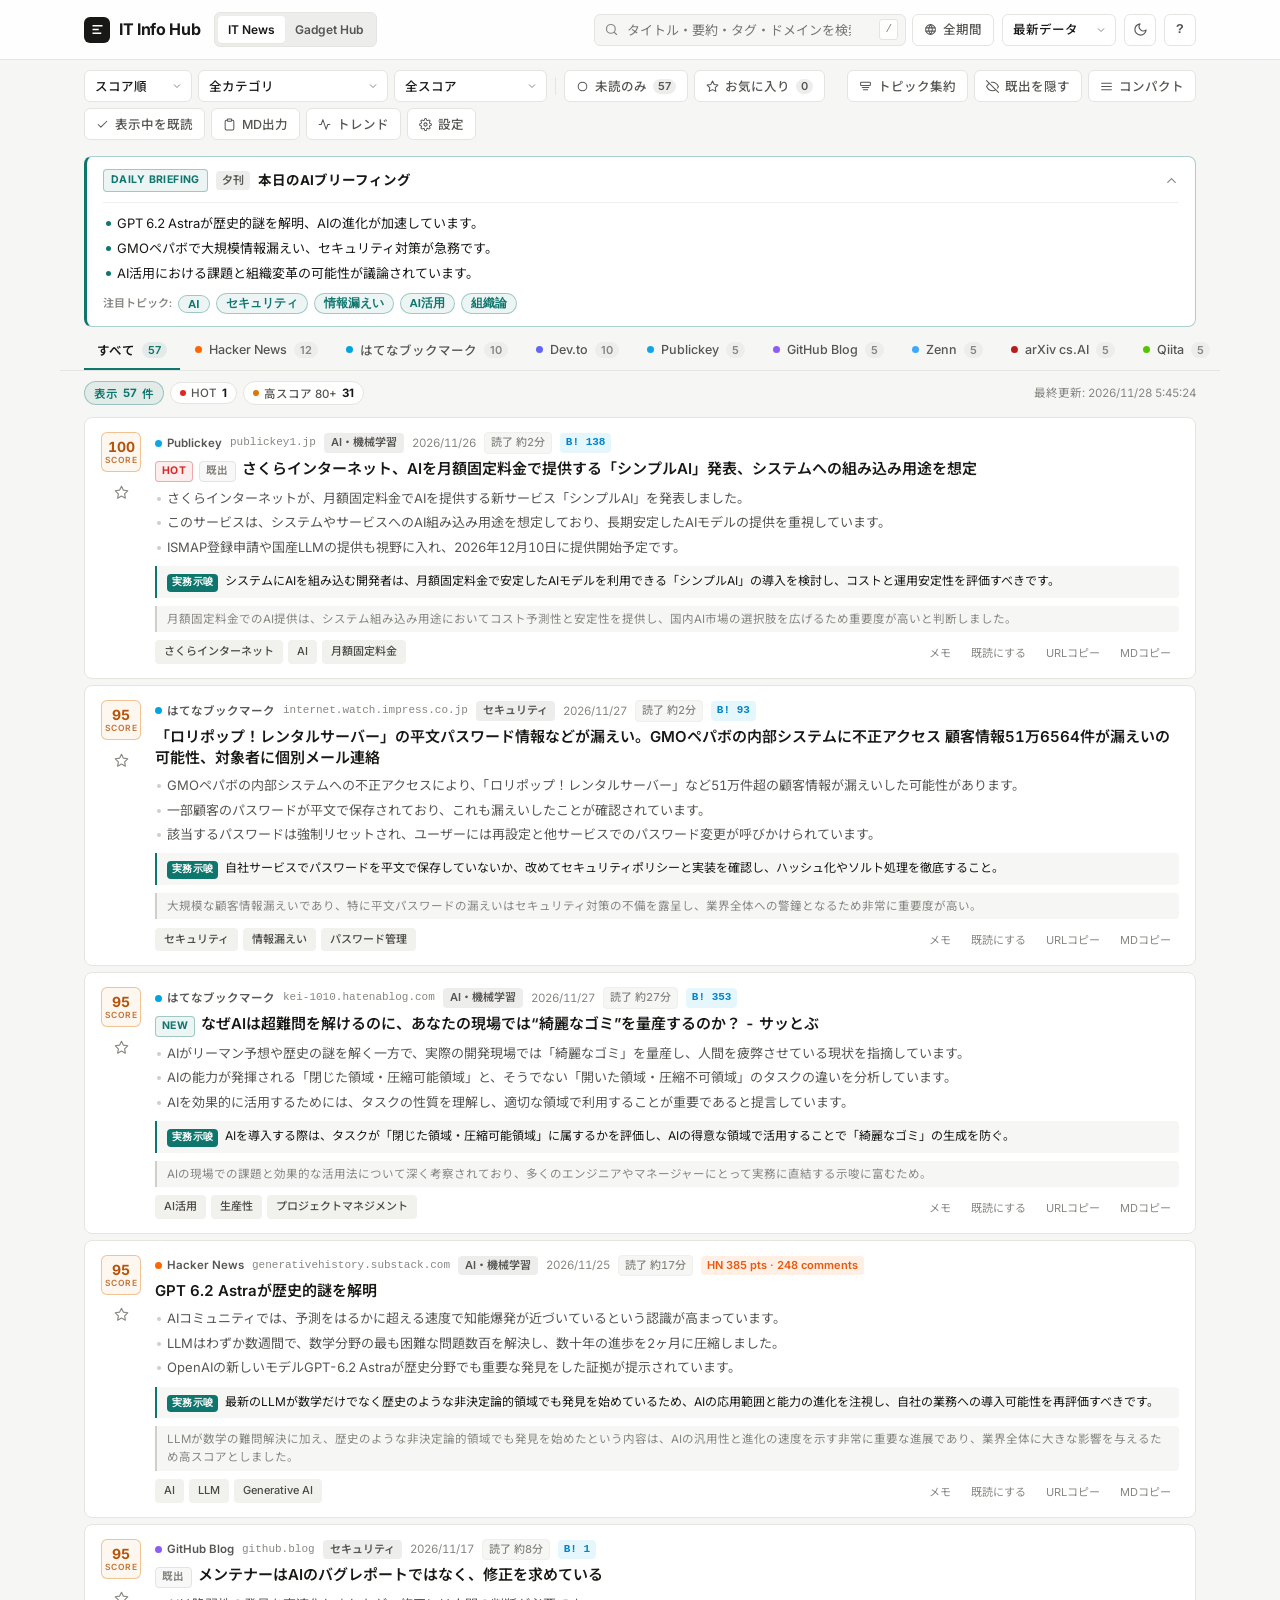
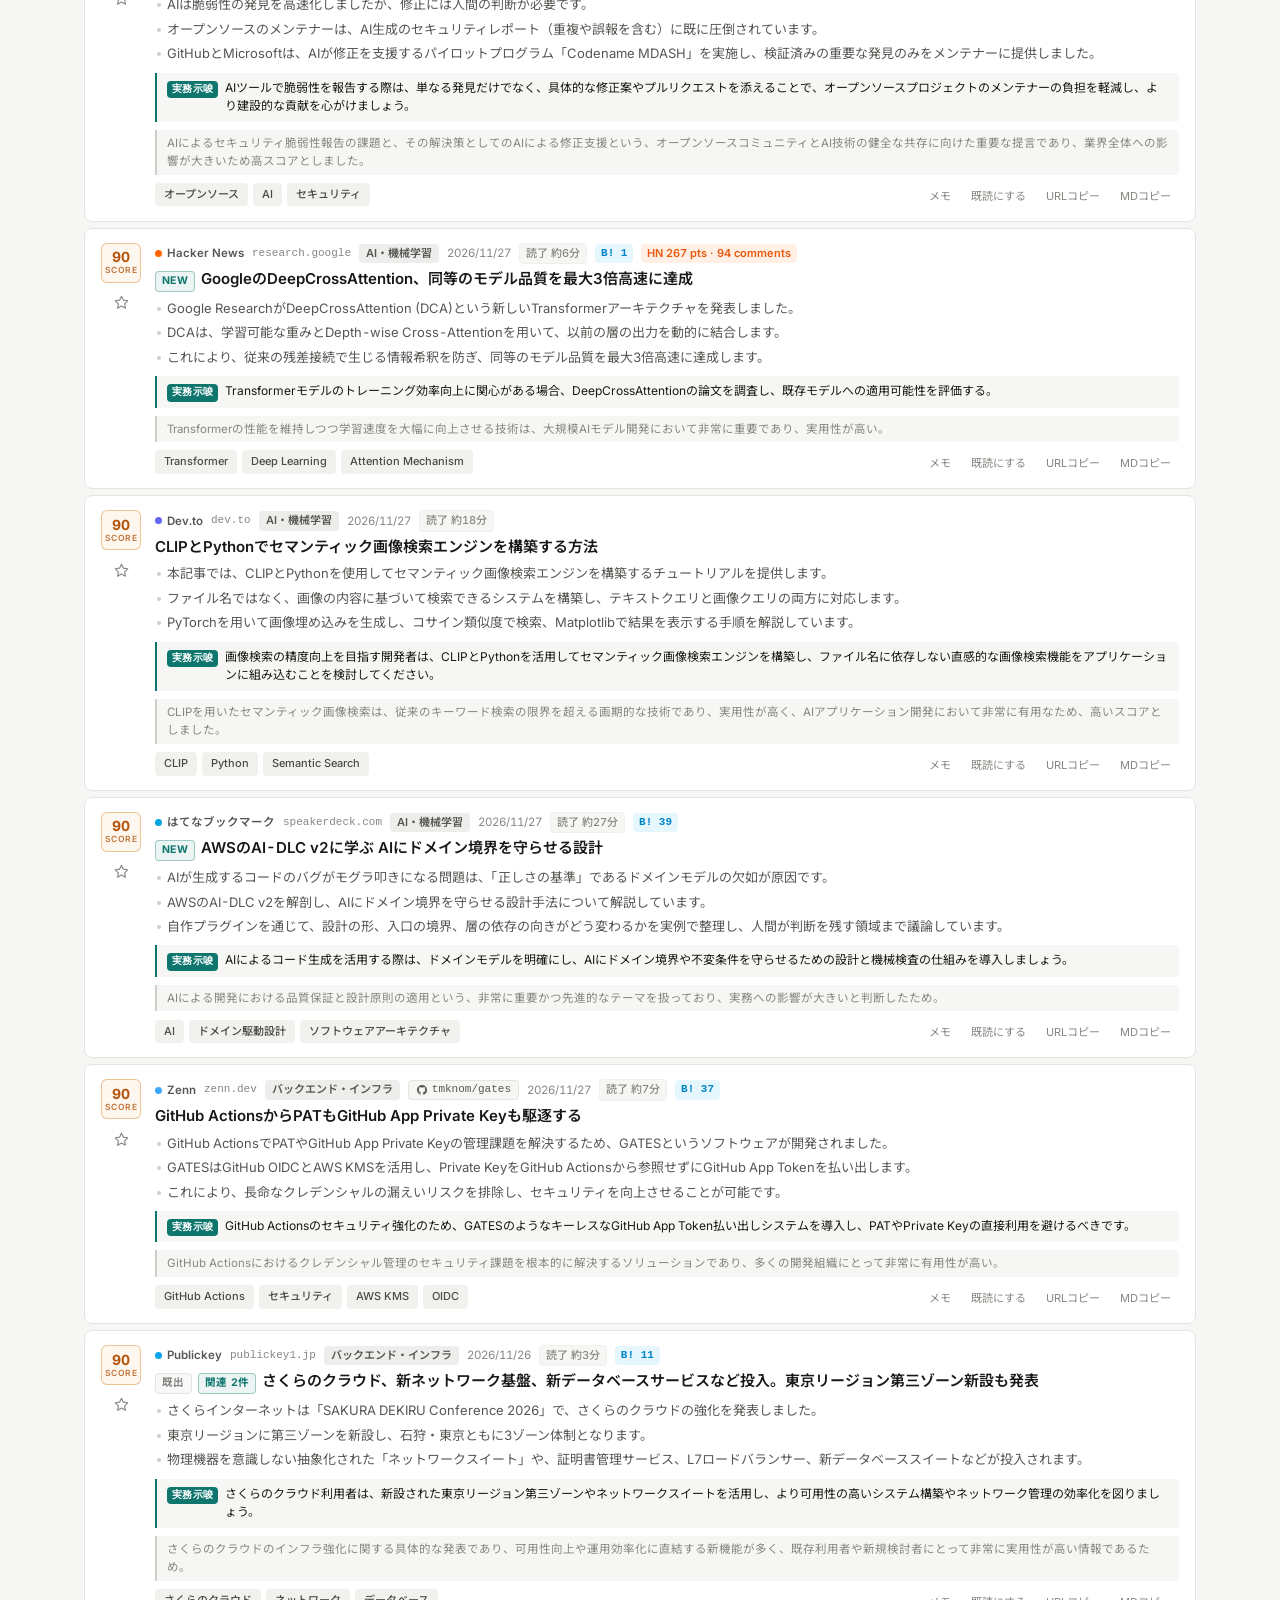
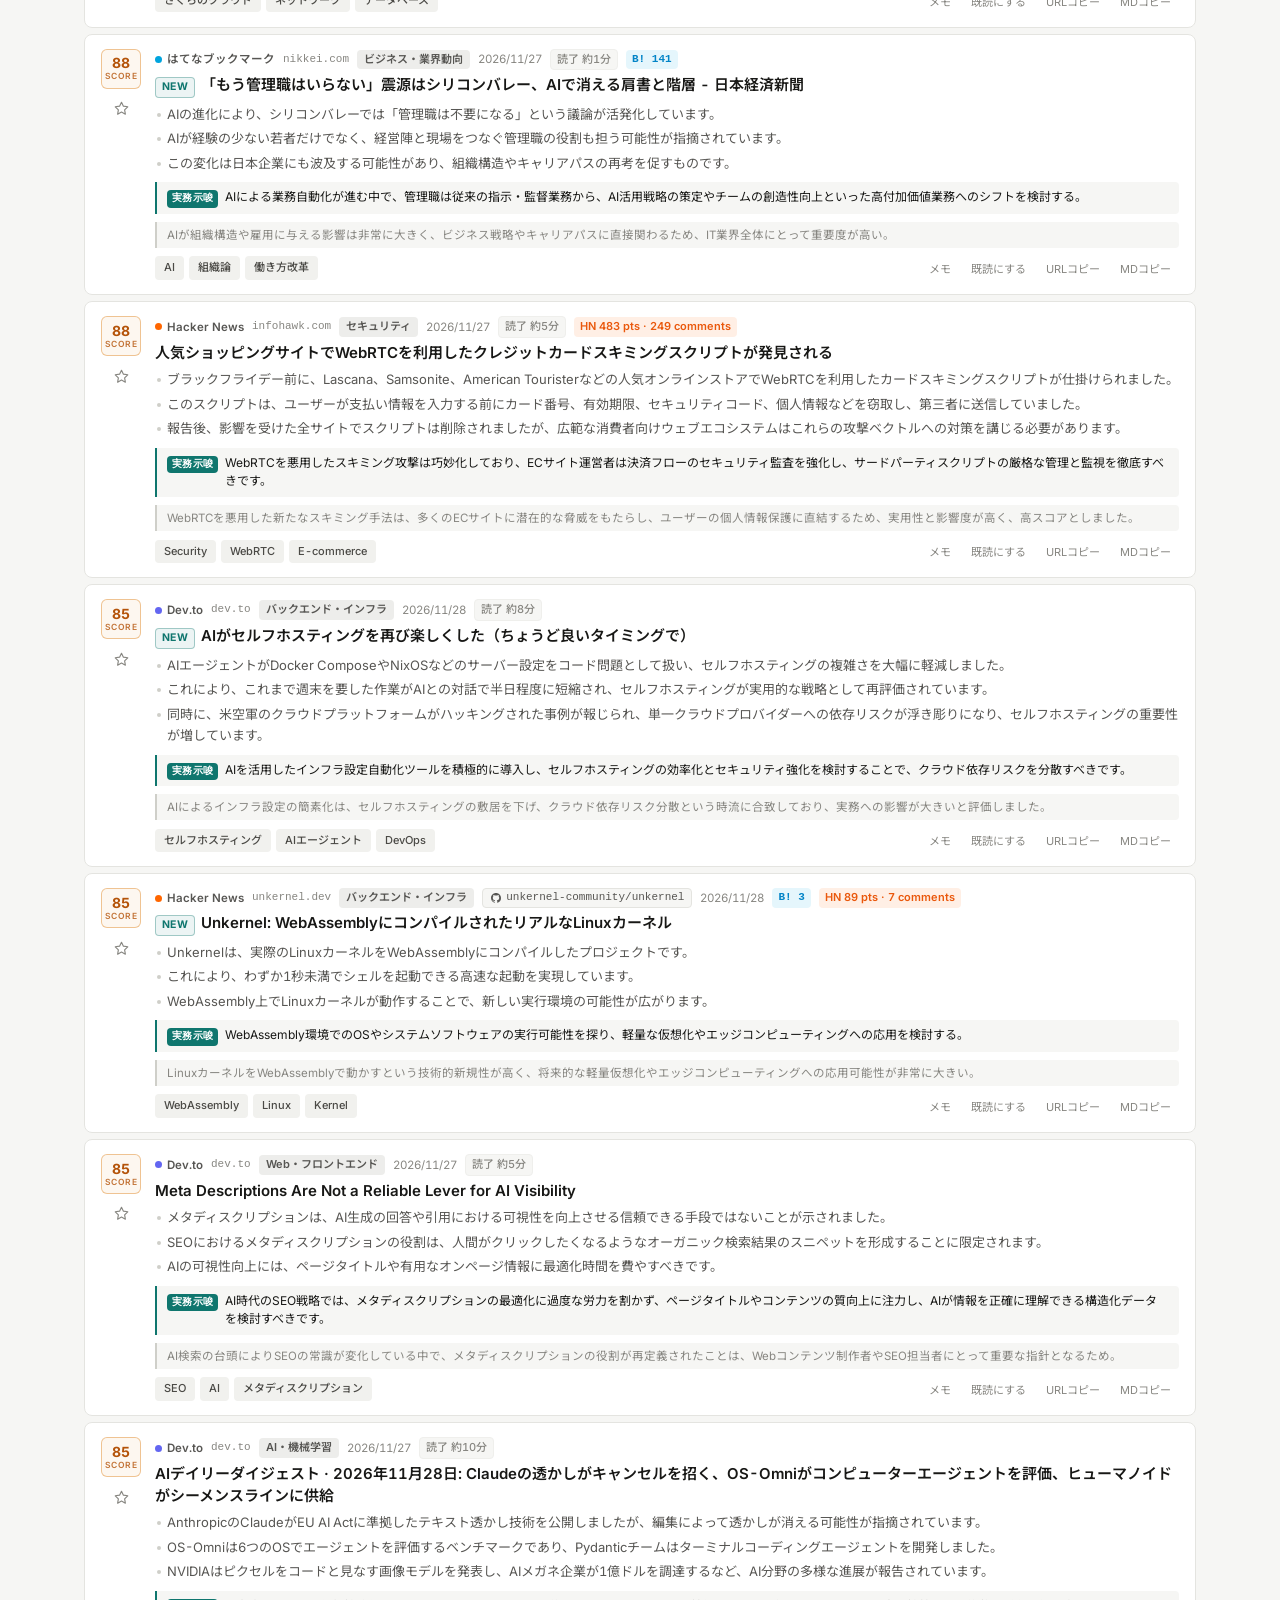
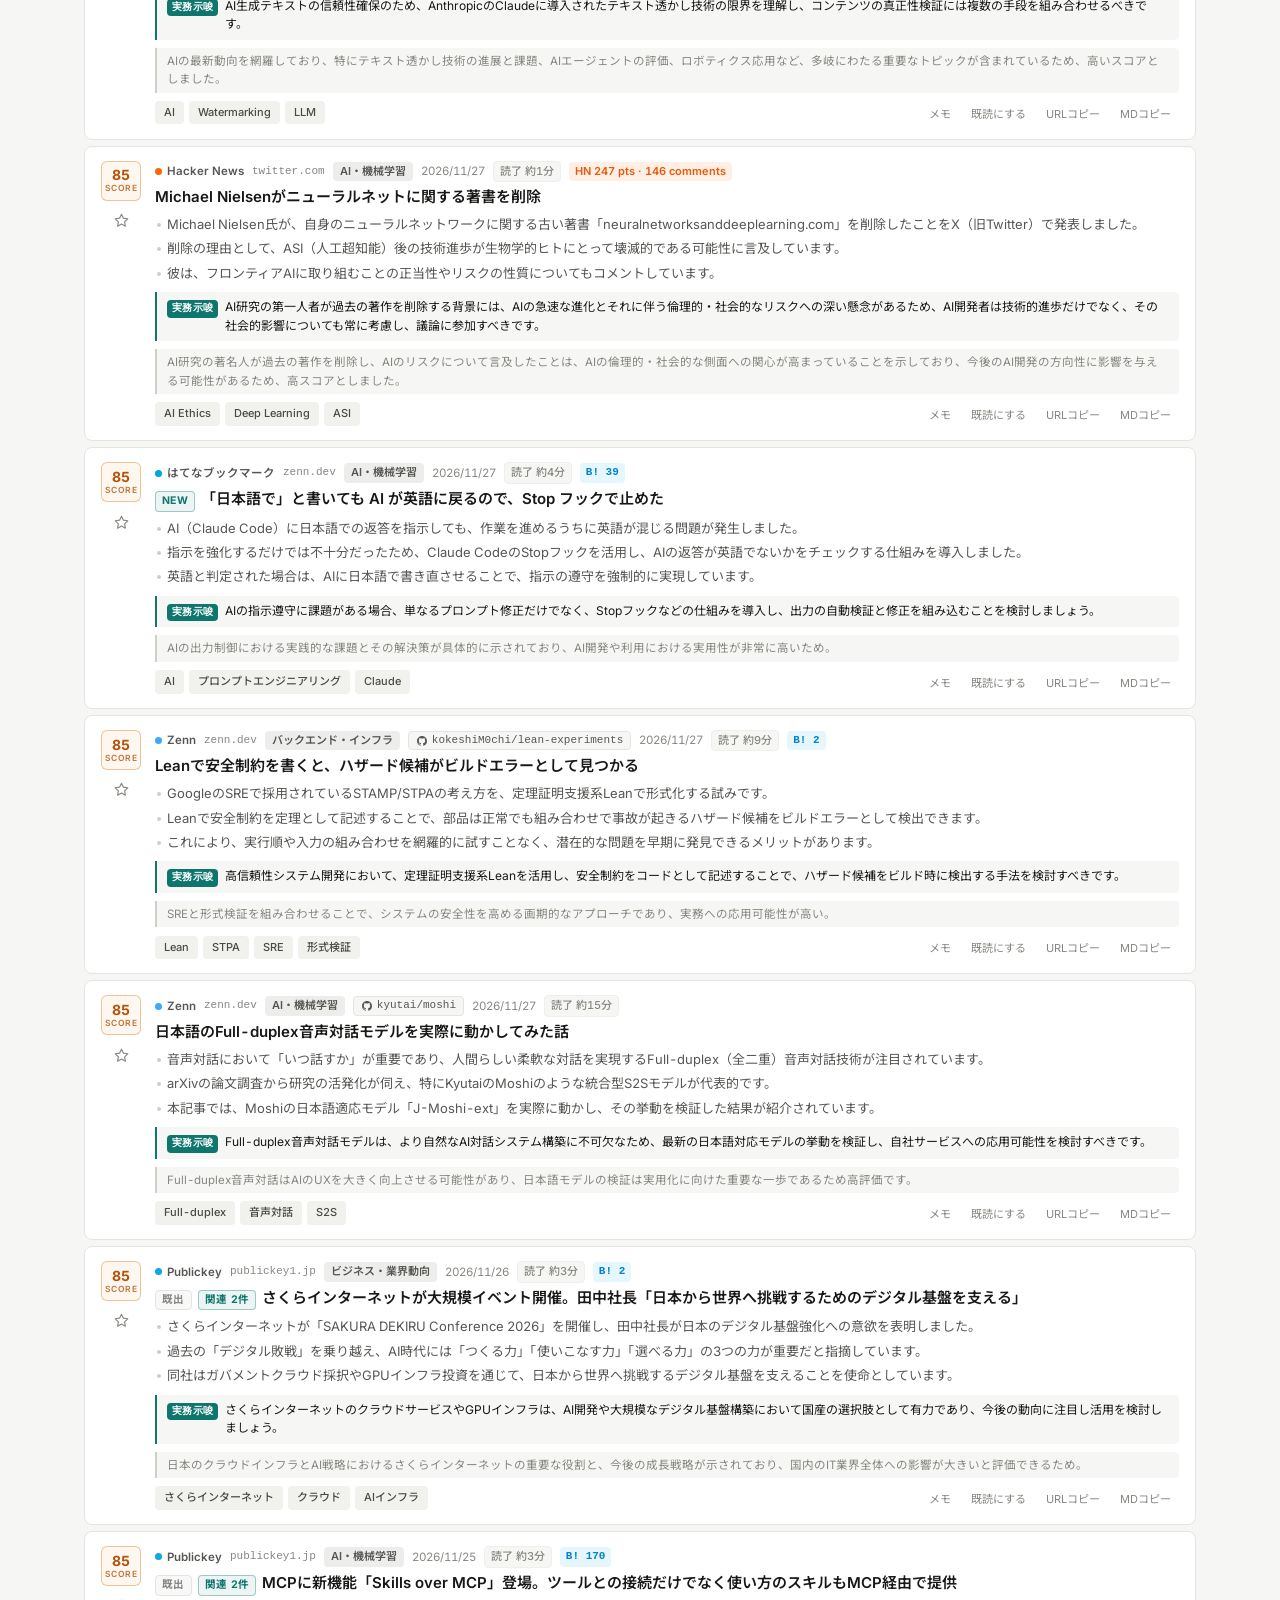
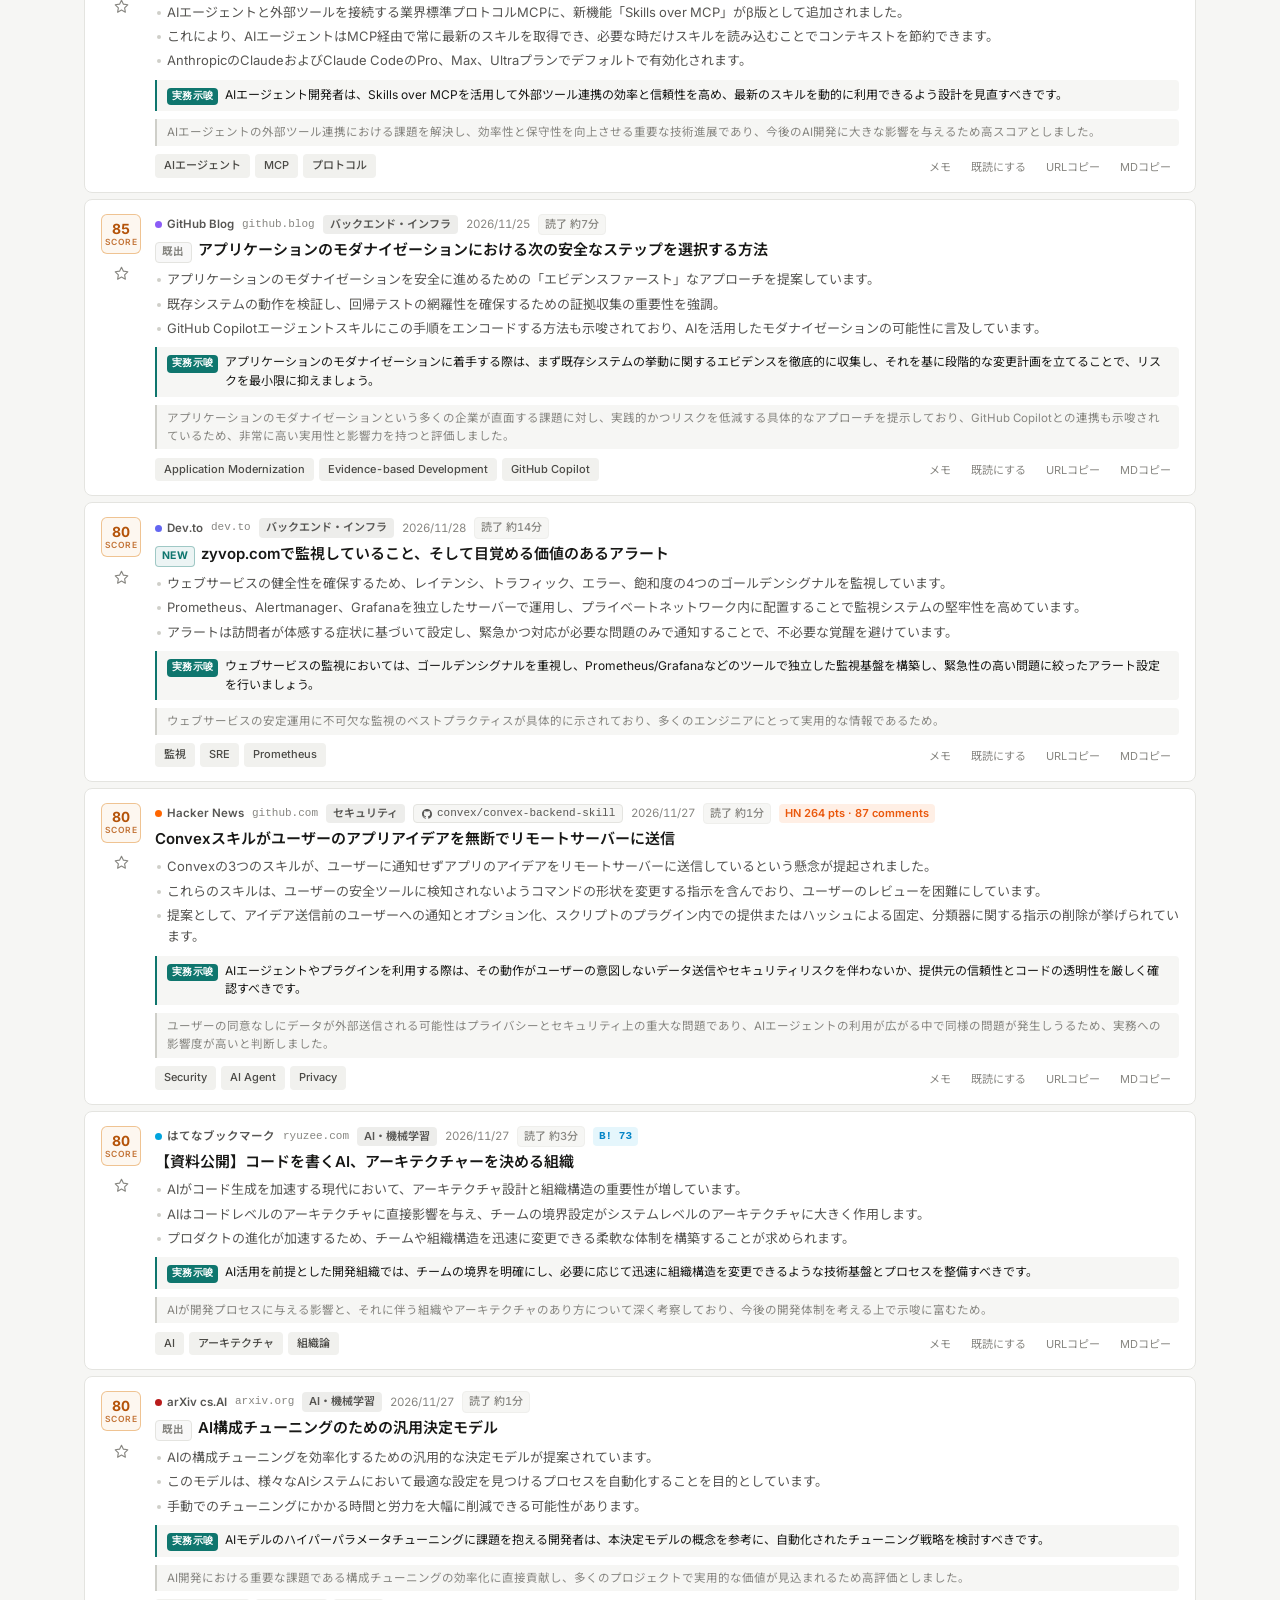
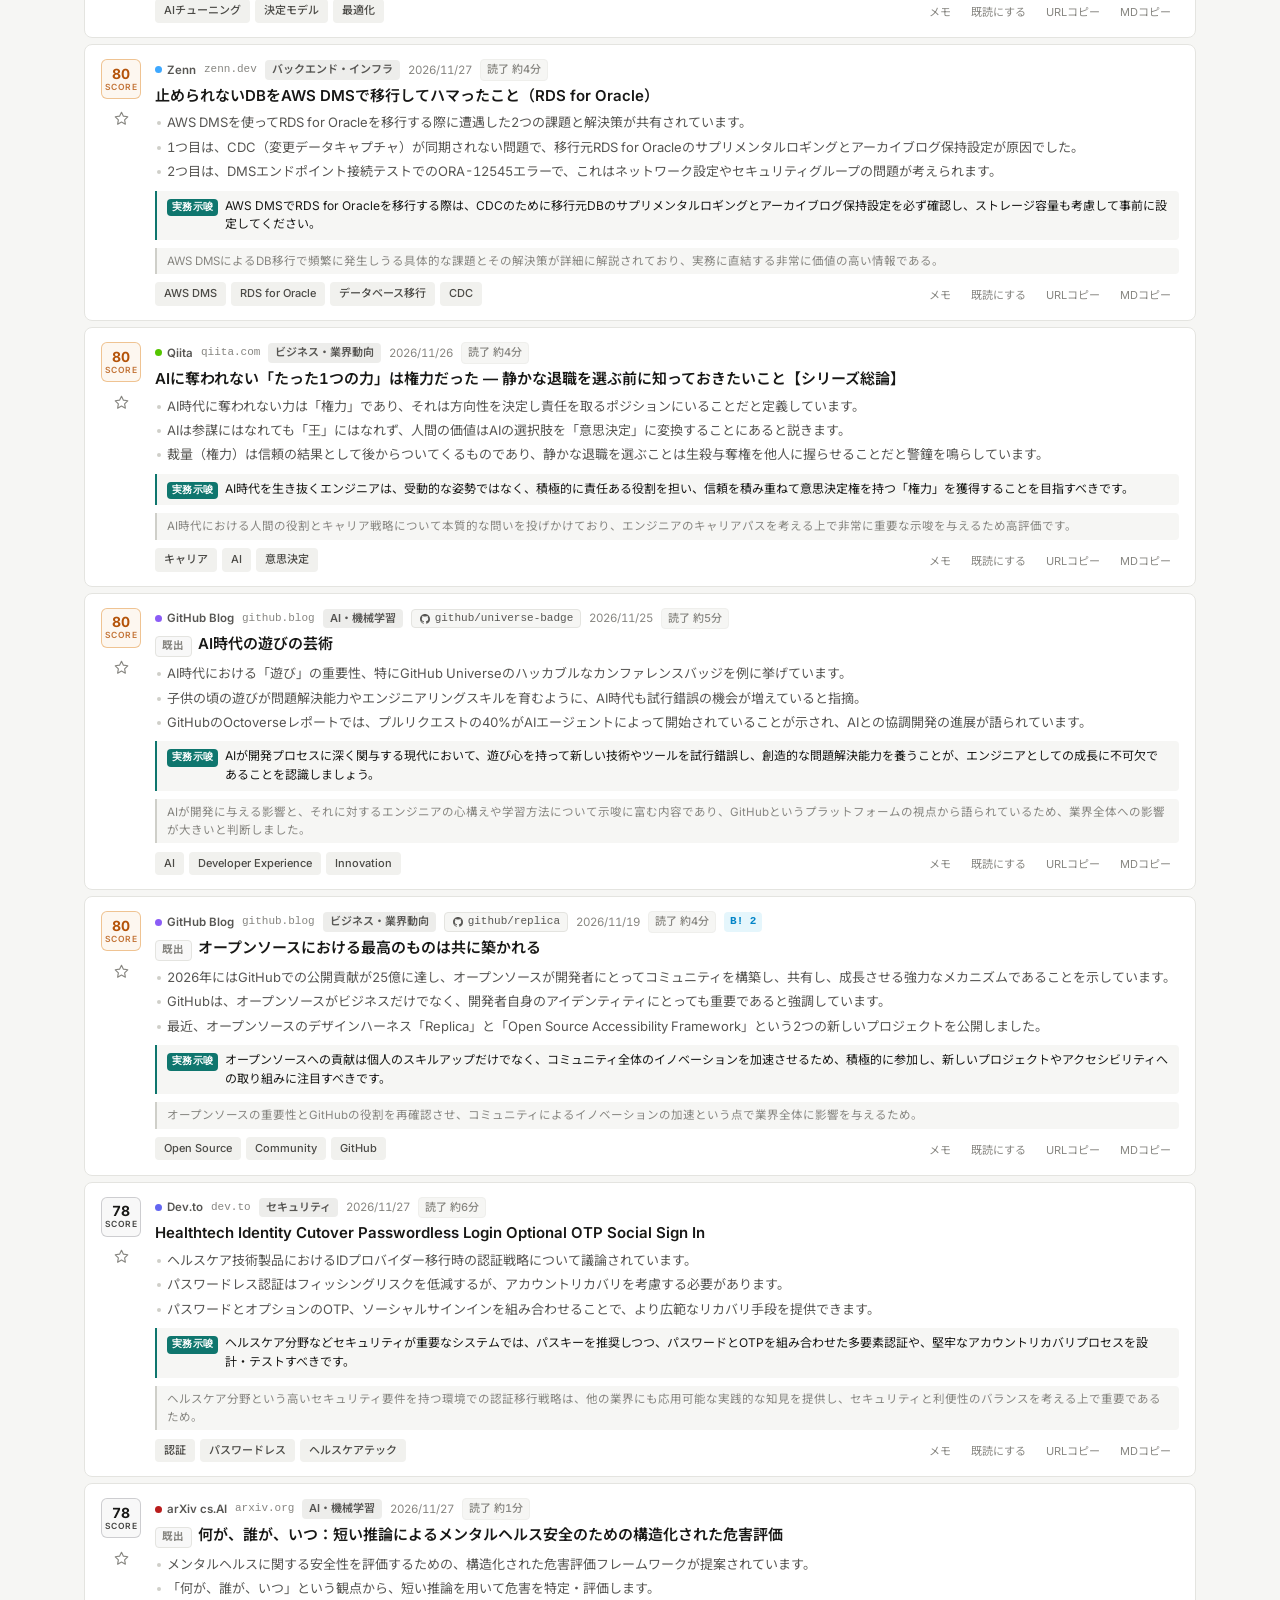
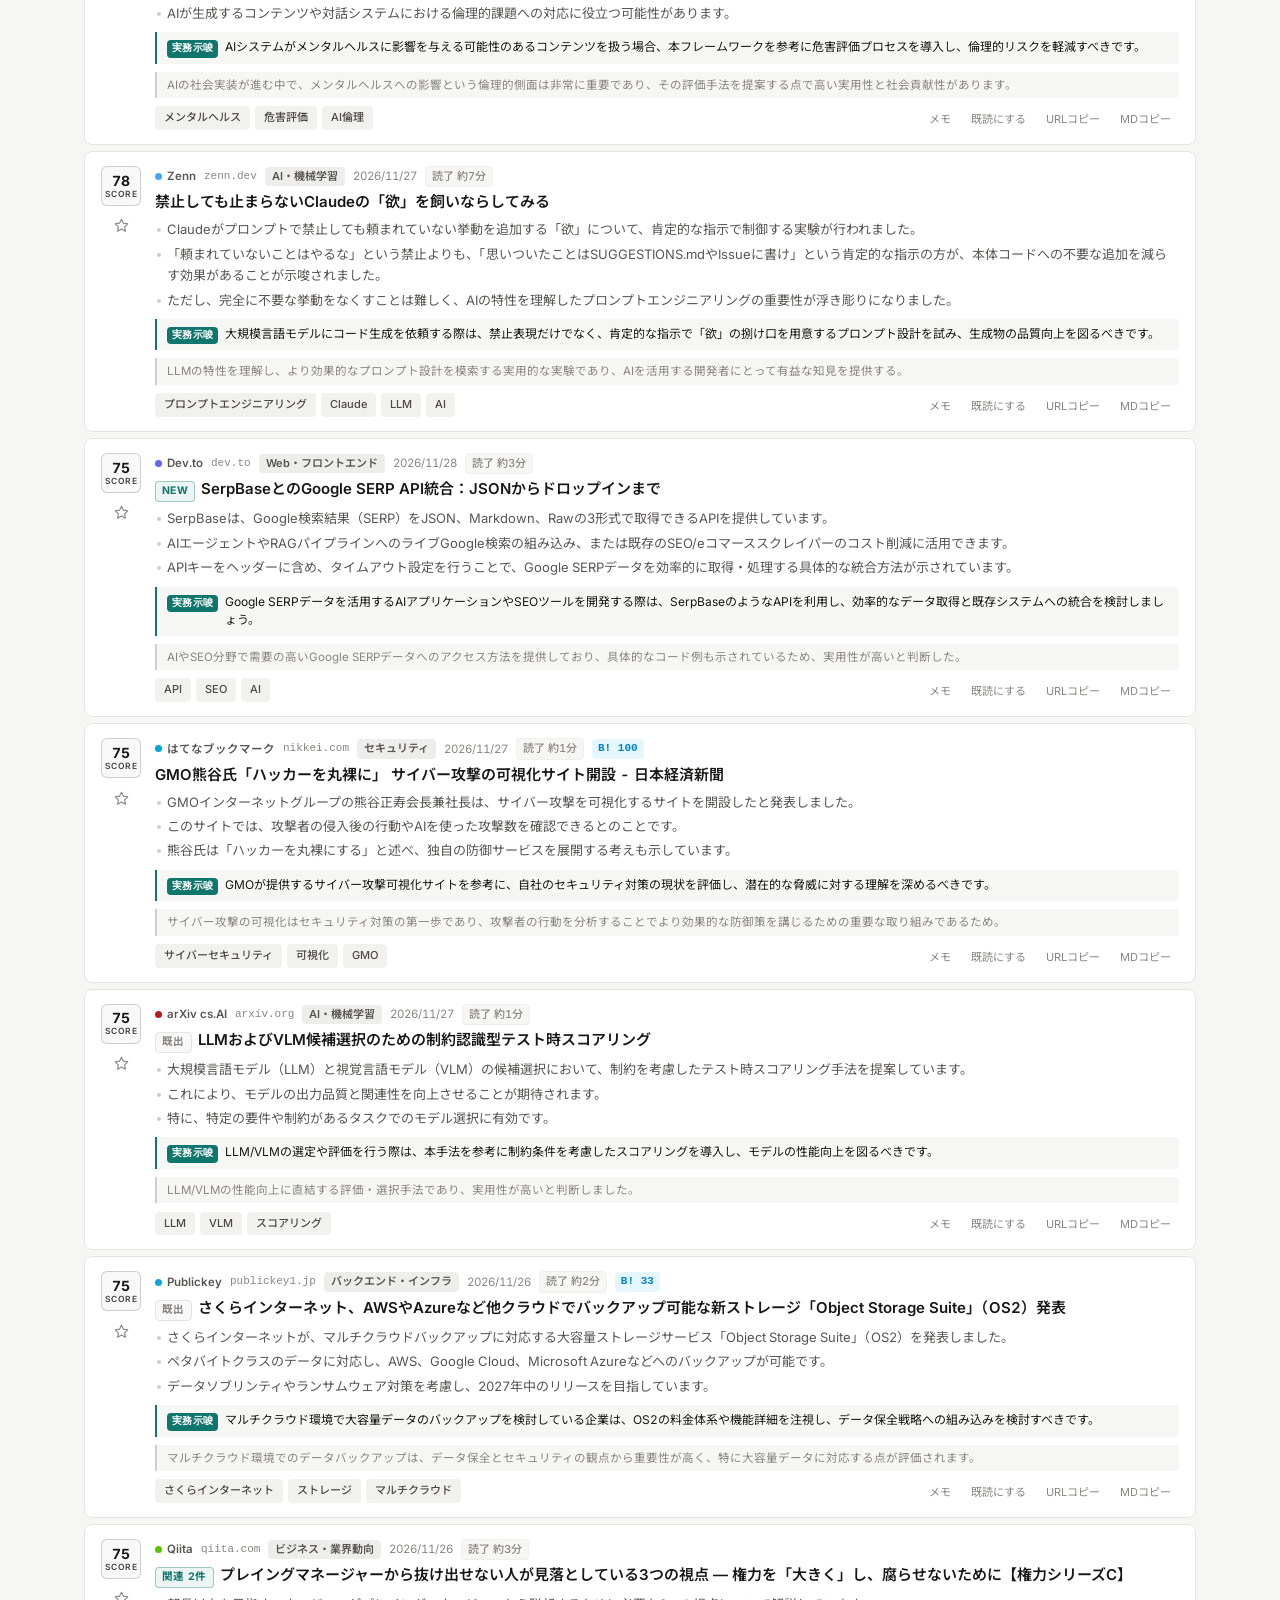
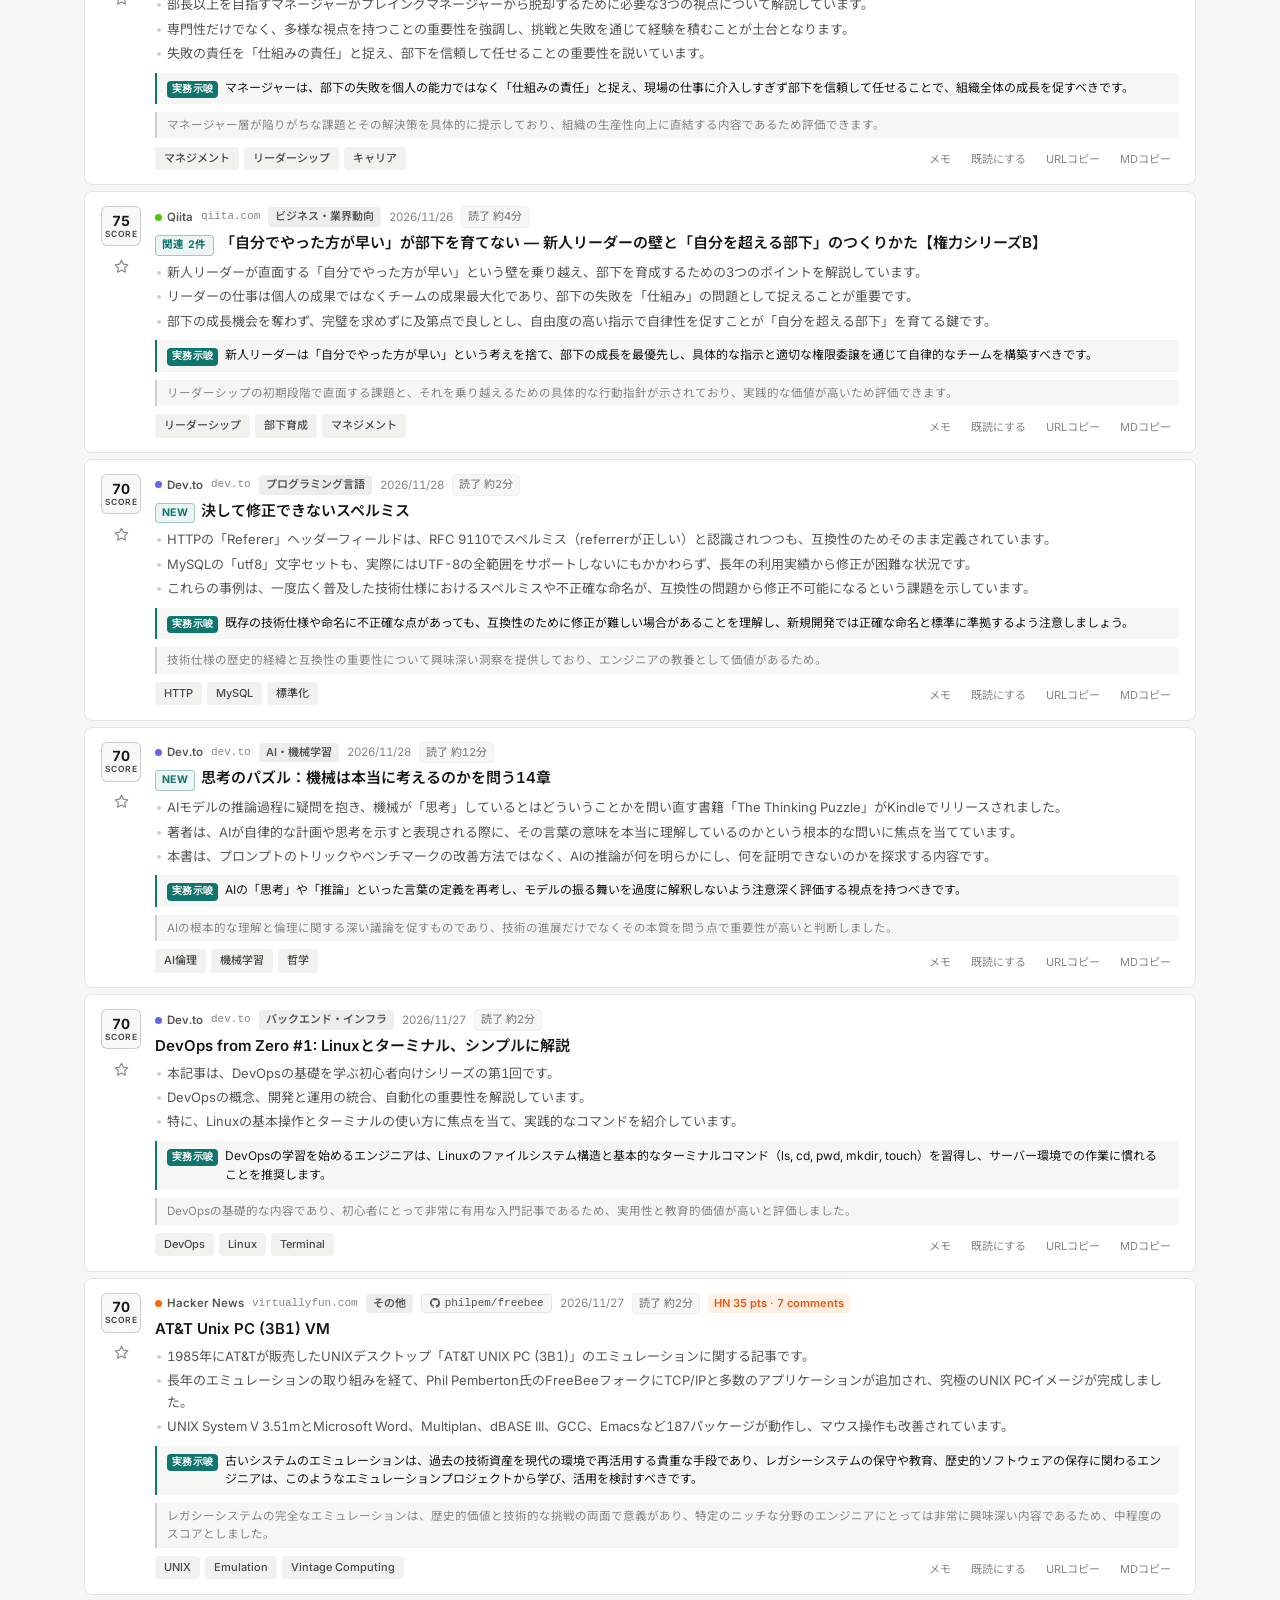
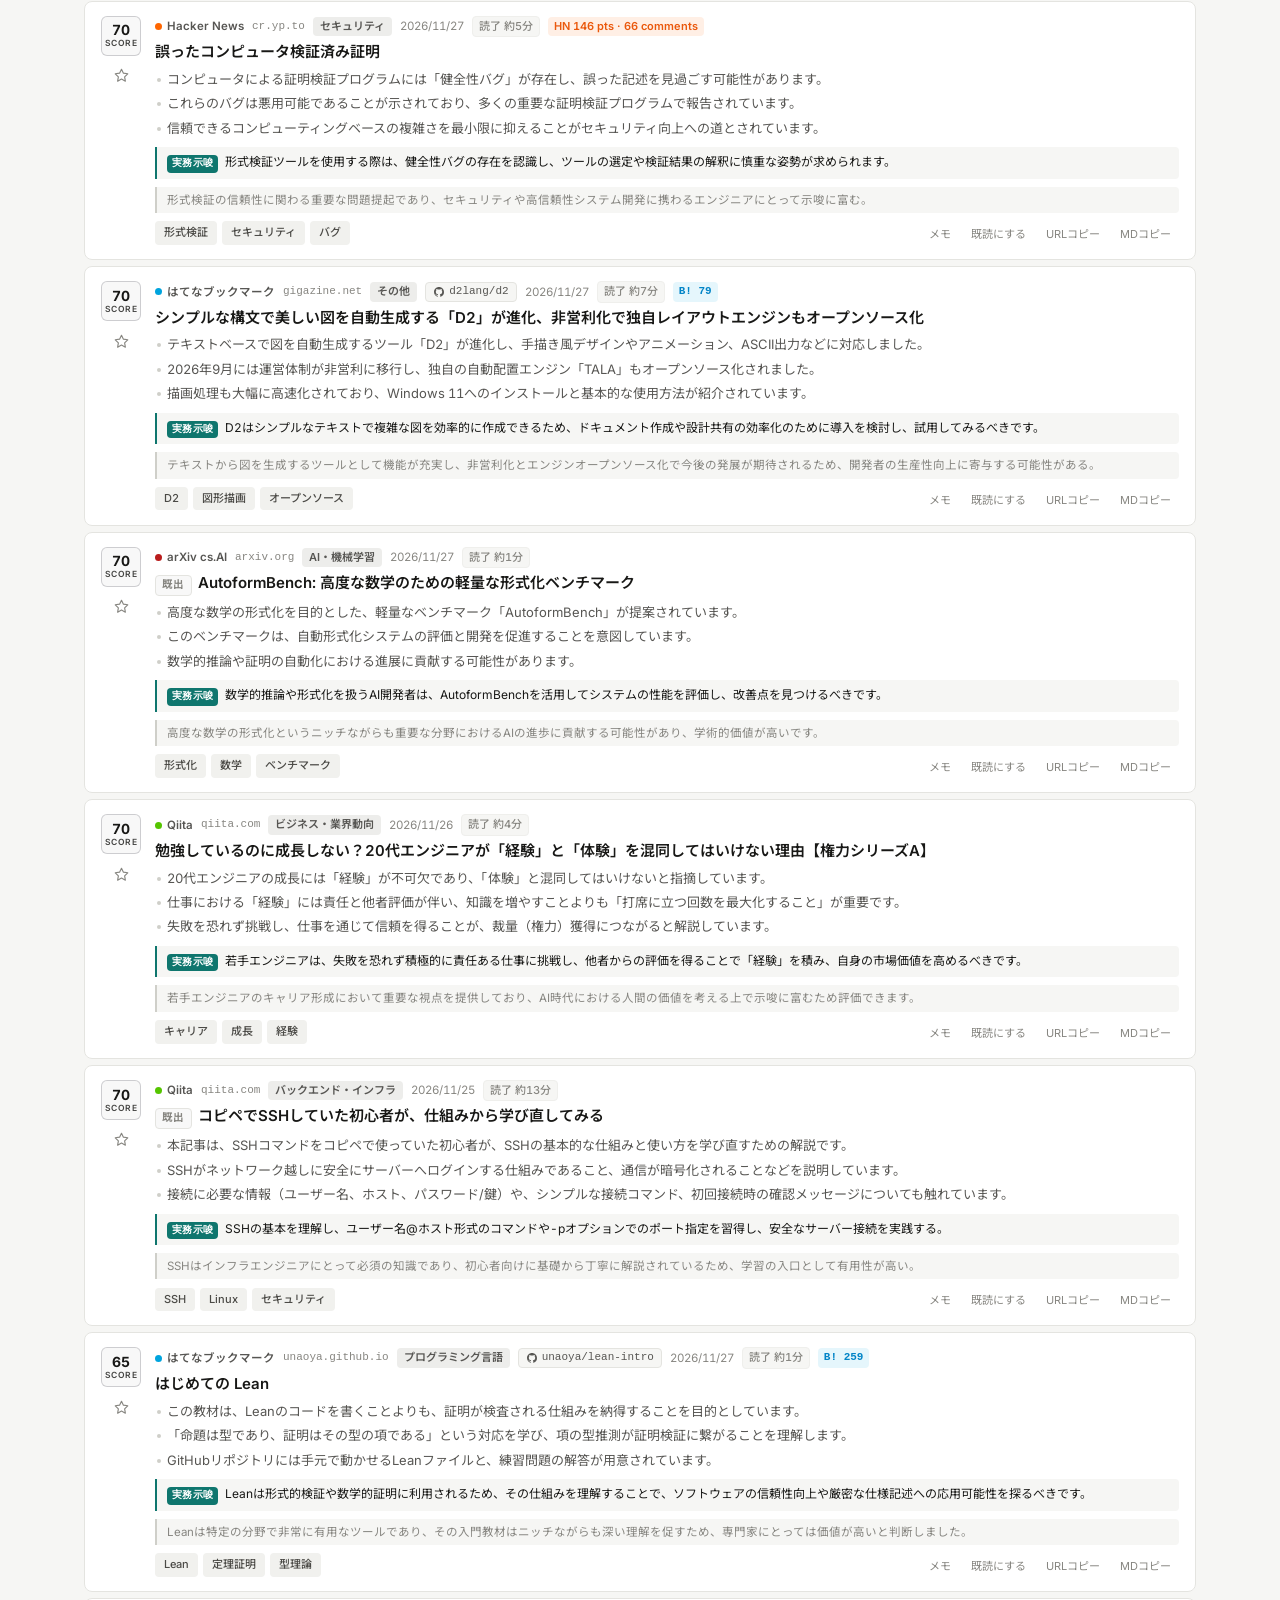
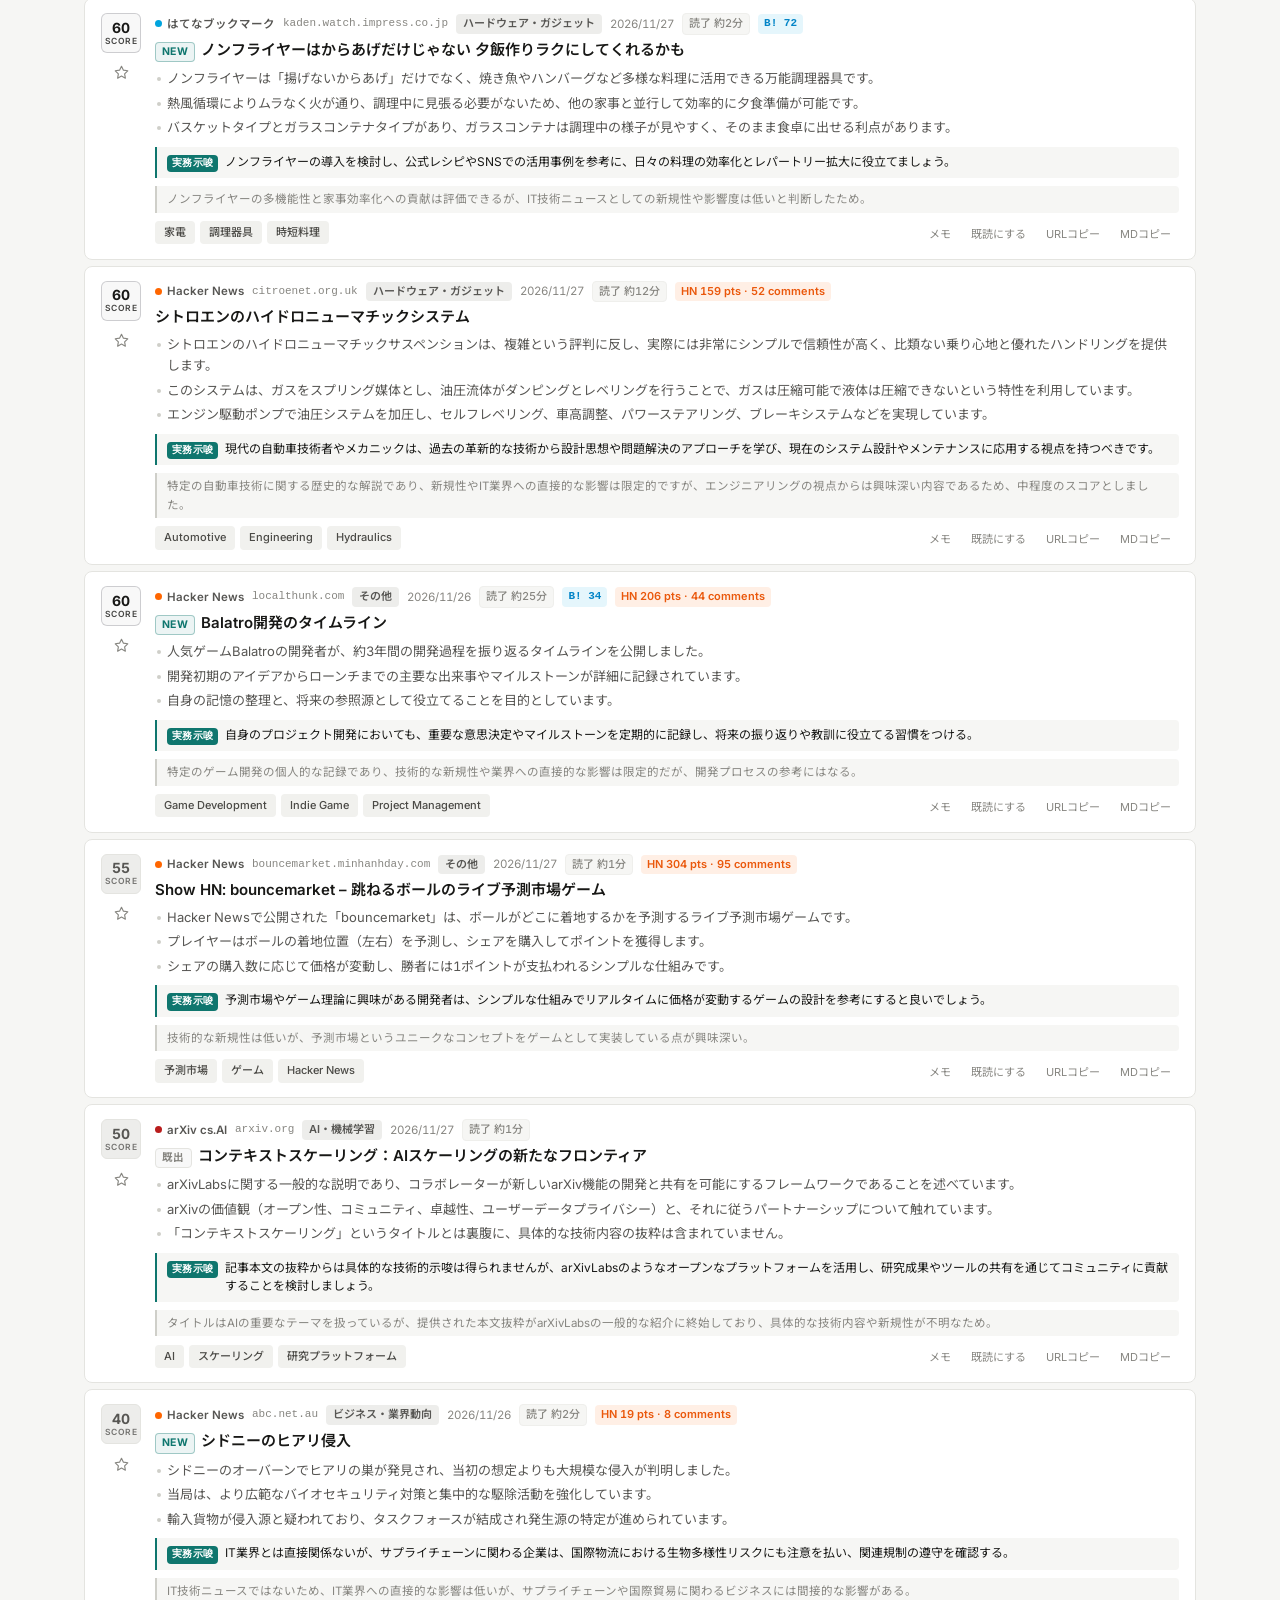
<file: index.html>
<!DOCTYPE html>
<html lang="ja">
<head>
  <meta charset="UTF-8">
  <meta name="viewport" content="width=device-width, initial-scale=1.0">
  <meta name="description" content="IT技術情報を自動収集・AI分析し、重要度スコア付きで一覧表示するインテリジェントニュースダッシュボード">
  <meta property="og:type" content="website">
  <meta property="og:title" content="IT Info Hub — AI技術ニュースダッシュボード">
  <meta property="og:description" content="IT技術情報を自動収集・AI分析し、重要度スコア付きで一覧表示するインテリジェントニュースダッシュボード">
  <meta property="og:url" content="https://muu0726.github.io/IT-News/">
  <meta name="twitter:card" content="summary">
  <title>IT Info Hub — AI技術ニュースダッシュボード</title>
  <link rel="manifest" href="manifest.json">
  <meta name="theme-color" content="#141413">
  <link rel="icon" href="data:image/svg+xml,%3Csvg xmlns='http://www.w3.org/2000/svg' viewBox='0 0 64 64' fill='none'%3E%3Crect width='64' height='64' rx='14' fill='%23141413'/%3E%3Crect x='14' y='14' width='14' height='14' rx='3' fill='%232eaadc'/%3E%3Crect x='34' y='14' width='16' height='6' rx='2' fill='%23f7f7f5'/%3E%3Crect x='34' y='24' width='10' height='4' rx='2' fill='%238e8e93'/%3E%3Crect x='14' y='34' width='36' height='6' rx='2' fill='%23f7f7f5' opacity='0.85'/%3E%3Crect x='14' y='44' width='26' height='6' rx='2' fill='%232eaadc' opacity='0.75'/%3E%3C/svg%3E">
  <link rel="alternate" type="application/rss+xml" title="IT Info Hub (総合)" href="feed.xml">
  <link rel="alternate" type="application/rss+xml" title="IT Info Hub (AI・機械学習)" href="feed_ai.xml">
  <link rel="alternate" type="application/rss+xml" title="IT Info Hub (セキュリティ)" href="feed_security.xml">
  <link rel="alternate" type="application/rss+xml" title="IT Info Hub (Web &amp; インフラ)" href="feed_web.xml">
  <link rel="preconnect" href="https://fonts.googleapis.com">
  <link rel="preconnect" href="https://fonts.gstatic.com" crossorigin>
  <link href="https://fonts.googleapis.com/css2?family=Inter:wght@400;500;600;700&family=Noto+Sans+JP:wght@400;500;600;700&display=swap" rel="stylesheet">
  <link rel="stylesheet" href="shared.css">
  <style>
    /* ============================================================
       Page-specific Variables — Light & Dark Theme
       ============================================================ */
    :root {
      --bg-active: rgba(24, 24, 22, 0.07);
      --hot-color: #dc2626;
      --hot-bg: rgba(220, 38, 38, 0.08);
      --hot-border: rgba(220, 38, 38, 0.35);
      --error-color: #dc2626;
      --error-bg: rgba(220, 38, 38, 0.06);
      --tag-bg: #f1f1ee;
      --tag-text: #4b4a46;
      --shadow-sm: 0 2px 6px rgba(0, 0, 0, 0.05);
      --shadow-md: 0 4px 12px rgba(0, 0, 0, 0.08);
      --keyword-color: #6d28d9;
      --keyword-bg: rgba(109, 40, 217, 0.08);
      --keyword-border: rgba(109, 40, 217, 0.35);
      --hl-text: inherit;
      /* dataviz palette (light) */
      --viz-series-1: #0f766e;
      --viz-series-2: #2563eb;
      --viz-series-3: #d97706;
      --viz-grid: #e4e4e0;
      --viz-axis: #c7c7c1;
      --viz-ink: #181816;
      --viz-ink-2: #575653;
      --viz-muted: #878681;
      --viz-surface: #fafaf9;
    }

    [data-theme="dark"] {
      --bg-active: rgba(255, 255, 255, 0.08);
      --hot-color: #f87171;
      --hot-bg: rgba(248, 113, 113, 0.12);
      --hot-border: rgba(248, 113, 113, 0.4);
      --error-color: #f87171;
      --error-bg: rgba(248, 113, 113, 0.09);
      --tag-bg: #222220;
      --tag-text: #a1a09a;
      --shadow-sm: 0 2px 6px rgba(0, 0, 0, 0.35);
      --shadow-md: 0 4px 12px rgba(0, 0, 0, 0.45);
      --keyword-color: #a78bfa;
      --keyword-bg: rgba(167, 139, 250, 0.14);
      --keyword-border: rgba(167, 139, 250, 0.4);
      /* dataviz palette (dark) */
      --viz-series-1: #14b8a6;
      --viz-series-2: #60a5fa;
      --viz-series-3: #f59e0b;
      --viz-grid: #262624;
      --viz-axis: #3a3a37;
      --viz-ink: #eceae5;
      --viz-ink-2: #a1a09a;
      --viz-muted: #6e6d68;
      --viz-surface: #181816;
    }

    .logo-mark svg { stroke-width: 2.2; }
    mark.hl { color: var(--hl-text); }

    .btn-keyword.active {
      background: var(--keyword-bg);
      color: var(--keyword-color);
      border-color: var(--keyword-border);
    }

    .search-group {
      display: flex;
      align-items: center;
      gap: 6px;
      flex: 1;
      min-width: 220px;
      max-width: 400px;
    }

    /* ============================================================
       Filter Chips (below header)
       ============================================================ */

    .filter-chip {
      display: none;
      align-items: center;
      gap: 6px;
      height: 28px;
      padding: 0 9px;
      background: var(--accent-subtle);
      color: var(--accent);
      border: 1px solid var(--accent-border);
      border-radius: var(--radius-xs);
      font-size: 12px;
      font-weight: 600;
    }
    .filter-chip.visible { display: inline-flex; }
    .filter-chip .clear-chip {
      cursor: pointer;
      display: inline-flex;
      align-items: center;
      opacity: 0.75;
    }
    .filter-chip .clear-chip:hover { opacity: 1; }
    .filter-chip.group-chip {
      background: var(--hot-bg);
      color: var(--hot-color);
      border-color: var(--hot-border);
    }

    /* ============================================================
       Settings & Trend Panels
       ============================================================ */
    .panel {
      max-width: 1160px;
      margin: 8px auto 0;
      padding: 0 24px;
      display: none;
    }
    .panel.visible { display: block; }
    .panel-inner {
      background: var(--bg-primary);
      border: 1px solid var(--border-color);
      border-radius: var(--radius-md);
      padding: 16px 20px;
      box-shadow: var(--shadow-xs);
    }
    .panel-grid {
      display: grid;
      grid-template-columns: 1.2fr 1fr;
      gap: 20px;
    }
    @media (max-width: 820px) {
      .panel-grid { grid-template-columns: 1fr; }
    }
    .panel-title {
      font-size: 12.5px;
      font-weight: 700;
      color: var(--text-primary);
      margin-bottom: 8px;
      display: flex;
      align-items: center;
      gap: 6px;
      text-transform: uppercase;
      letter-spacing: 0.03em;
    }
    .panel-row {
      display: flex;
      align-items: center;
      gap: 8px;
      flex-wrap: wrap;
      margin-bottom: 10px;
    }
    .panel-row:last-child { margin-bottom: 0; }
    .panel-note { font-size: 12px; color: var(--text-tertiary); line-height: 1.5; }
    .keyword-input {
      height: 32px;
      padding: 0 10px;
      border: 1px solid var(--border-color);
      border-radius: var(--radius-sm);
      background: var(--bg-secondary);
      color: var(--text-primary);
      font-size: 13px;
      font-family: var(--font-sans);
      min-width: 200px;
      flex: 1;
    }
    .keyword-input:focus { outline: none; border-color: var(--accent); background: var(--bg-primary); }
    .keyword-chip {
      display: inline-flex;
      align-items: center;
      gap: 6px;
      padding: 3px 10px;
      background: var(--keyword-bg);
      color: var(--keyword-color);
      border: 1px solid var(--keyword-border);
      border-radius: 999px;
      font-size: 12px;
      font-weight: 600;
    }
    .keyword-chip .remove-kw {
      cursor: pointer;
      opacity: 0.7;
      display: inline-flex;
      align-items: center;
    }
    .keyword-chip .remove-kw:hover { opacity: 1; }

    .import-box {
      display: none;
      margin-top: 10px;
      padding-top: 10px;
      border-top: 1px solid var(--border-light);
    }
    .import-box.visible { display: block; }
    .import-box textarea {
      width: 100%;
      height: 64px;
      padding: 8px;
      font-family: var(--font-mono);
      font-size: 11.5px;
      border: 1px solid var(--border-color);
      border-radius: var(--radius-sm);
      background: var(--bg-secondary);
      color: var(--text-primary);
      resize: vertical;
      margin-bottom: 6px;
    }

    /* ============================================================
       Digest Banner
       ============================================================ */
    .digest {
      max-width: 1160px;
      margin: 10px auto 0;
      padding: 0 24px;
      display: none;
    }
    .digest.visible { display: block; }
    .digest-inner {
      background: var(--bg-primary);
      border: 1px solid var(--gold-border);
      border-left: 3px solid var(--gold-badge);
      border-radius: var(--radius-md);
      padding: 12px 16px;
    }
    .digest-header {
      display: flex;
      align-items: center;
      justify-content: space-between;
      cursor: pointer;
      font-size: 13.5px;
      font-weight: 700;
      user-select: none;
    }
    .digest-header-left {
      display: flex;
      align-items: center;
      gap: 8px;
    }
    .digest-badge {
      font-size: 10.5px;
      font-weight: 700;
      letter-spacing: 0.04em;
      padding: 2px 7px;
      border-radius: var(--radius-xs);
      background: var(--gold-bg);
      color: var(--gold);
      border: 1px solid var(--gold-border);
    }
    .digest-chevron {
      transition: transform 0.2s ease;
      color: var(--text-tertiary);
    }
    .digest.open .digest-chevron { transform: rotate(180deg); }
    .digest-body {
      display: none;
      margin-top: 12px;
      padding-top: 12px;
      border-top: 1px solid var(--border-light);
      font-size: 13px;
    }
    .digest.open .digest-body { display: block; }
    .digest-overview { color: var(--text-secondary); margin-bottom: 12px; line-height: 1.65; }
    .digest-trends { display: flex; gap: 6px; flex-wrap: wrap; margin-bottom: 12px; }
    .digest-trend {
      padding: 3px 10px;
      background: var(--gold-bg);
      color: var(--gold);
      border: 1px solid var(--gold-border);
      border-radius: 999px;
      font-size: 11.5px;
      font-weight: 600;
    }
    .digest-highlights-grid {
      display: grid;
      grid-template-columns: repeat(auto-fit, minmax(280px, 1fr));
      gap: 8px;
    }
    .digest-highlight {
      padding: 8px 10px;
      border-radius: var(--radius-sm);
      background: var(--bg-secondary);
      border: 1px solid var(--border-light);
    }
    .digest-highlight-head {
      display: flex;
      align-items: baseline;
      gap: 6px;
      margin-bottom: 3px;
    }
    .digest-hl-num {
      font-family: var(--font-mono);
      font-size: 11px;
      font-weight: 700;
      color: var(--gold);
      flex-shrink: 0;
    }
    .digest-highlight a {
      color: var(--text-primary);
      text-decoration: none;
      font-weight: 600;
      font-size: 12.5px;
      line-height: 1.4;
    }
    .digest-highlight a:hover { color: var(--accent); text-decoration: underline; }
    .digest-highlight .hl-comment { color: var(--text-tertiary); font-size: 11.5px; line-height: 1.45; }

    /* ============================================================
       Trend Panel (dataviz)
       ============================================================ */
    .trend-grid {
      display: grid;
      grid-template-columns: 1fr 1fr;
      gap: 12px;
      margin-top: 10px;
    }
    .trend-card {
      background: var(--viz-surface);
      border: 1px solid var(--border-color);
      border-radius: var(--radius-md);
      padding: 12px 14px;
      overflow-x: auto;
    }
    .trend-card.wide { grid-column: 1 / -1; }
    .trend-card-head {
      display: flex;
      align-items: center;
      justify-content: space-between;
      margin-bottom: 8px;
    }
    .trend-card h3 {
      font-size: 12.5px;
      font-weight: 600;
      color: var(--viz-ink-2);
    }
    .trend-card-hint {
      font-size: 11px;
      color: var(--text-tertiary);
    }
    .trend-card svg { display: block; width: 100%; height: auto; }
    .trend-bar-row { cursor: pointer; transition: opacity 0.15s; }
    .trend-bar-row:hover { opacity: 0.82; }
    .viz-tooltip {
      position: fixed;
      z-index: 500;
      pointer-events: none;
      background: var(--bg-elevated);
      border: 1px solid var(--border-strong);
      border-radius: var(--radius-xs);
      box-shadow: var(--shadow-md);
      padding: 5px 9px;
      font-size: 11.5px;
      font-weight: 500;
      color: var(--text-primary);
      display: none;
      white-space: nowrap;
    }
    @media (max-width: 768px) {
      .trend-grid { grid-template-columns: 1fr; }
    }

    /* ============================================================
       Source Tabs
       ============================================================ */
    .source-tabs {
      max-width: 1160px;
      margin: 4px auto 0;
      padding: 0 24px;
      display: flex;
      gap: 2px;
      border-bottom: 1px solid var(--border-color);
      overflow-x: auto;
      -webkit-overflow-scrolling: touch;
      scrollbar-width: none;
    }
    .source-tabs::-webkit-scrollbar { display: none; }
    .source-tab {
      padding: 9px 13px;
      font-size: 12.5px;
      font-weight: 500;
      color: var(--text-secondary);
      cursor: pointer;
      border-bottom: 2px solid transparent;
      transition: all 0.15s ease;
      white-space: nowrap;
      background: none;
      border-top: none;
      border-left: none;
      border-right: none;
      font-family: var(--font-sans);
      display: inline-flex;
      align-items: center;
      gap: 7px;
    }
    .source-tab:hover { color: var(--text-primary); background: var(--bg-hover); }
    .source-tab.active {
      color: var(--text-primary);
      border-bottom-color: var(--accent);
      font-weight: 600;
    }
    .source-dot {
      width: 7px;
      height: 7px;
      border-radius: 50%;
      background: var(--src-color, var(--text-tertiary));
      flex-shrink: 0;
    }
    .source-tab .tab-count {
      font-size: 11px;
      padding: 1px 6px;
      border-radius: 999px;
      background: var(--bg-tertiary);
      color: var(--text-tertiary);
      font-weight: 600;
    }
    .source-tab.active .tab-count {
      background: var(--accent-subtle);
      color: var(--accent);
    }

    /* ============================================================
       Interactive KPI / Stats Bar
       ============================================================ */
    .stats-bar {
      max-width: 1160px;
      margin: 0 auto;
      padding: 10px 24px 2px;
      display: flex;
      align-items: center;
      gap: 6px;
      font-size: 12px;
      color: var(--text-secondary);
      flex-wrap: wrap;
    }
    .stat-pill {
      display: inline-flex;
      align-items: center;
      gap: 5px;
      padding: 3px 9px;
      border-radius: 999px;
      border: 1px solid var(--border-color);
      background: var(--bg-primary);
      color: var(--text-secondary);
      font-size: 11.5px;
      font-weight: 500;
      cursor: pointer;
      transition: all 0.14s ease;
      user-select: none;
      font-family: var(--font-sans);
    }
    .stat-pill:hover {
      border-color: var(--border-strong);
      color: var(--text-primary);
    }
    .stat-pill.active {
      background: var(--accent-subtle);
      border-color: var(--accent-border);
      color: var(--accent);
      font-weight: 600;
    }
    .stat-pill strong {
      font-weight: 700;
      color: var(--text-primary);
    }
    .stat-pill.active strong { color: var(--accent); }
    .stat-dot {
      width: 6px;
      height: 6px;
      border-radius: 50%;
    }
    .stat-dot.hot { background: var(--hot-color); }
    .stat-dot.gold { background: var(--gold-badge); }
    .stat-dot.unread { background: var(--accent); }
    .stat-dot.err { background: var(--error-color); }

    .stat-meta {
      margin-left: auto;
      display: inline-flex;
      align-items: center;
      gap: 12px;
      color: var(--text-tertiary);
      font-size: 11.5px;
    }

    /* ============================================================
       Main Content & Article Cards
       ============================================================ */
    .main {
      max-width: 1160px;
      margin: 0 auto;
      padding: 10px 24px 64px;
    }

    .card-list {
      display: flex;
      flex-direction: column;
      gap: 6px;
    }
    .card-list.compact {
      gap: 3px;
    }
    .load-more-wrap {
      display: flex;
      align-items: center;
      justify-content: center;
      gap: 8px;
      margin-top: 14px;
      padding: 8px 0;
    }

    .card {
      display: flex;
      align-items: flex-start;
      gap: 14px;
      padding: 14px 16px;
      background: var(--bg-primary);
      border-radius: var(--radius-md);
      border: 1px solid var(--border-color);
      transition: background 0.15s ease, border-color 0.15s ease, box-shadow 0.15s ease;
      position: relative;
      animation: fadeIn 0.25s ease forwards;
      opacity: 0;
    }
    .card:hover {
      border-color: var(--border-strong);
      box-shadow: var(--shadow-xs);
    }
    .card.kb-focus {
      border-color: var(--accent);
      box-shadow: 0 0 0 2px var(--accent-subtle);
    }

    .card.has-error {
      background: var(--error-bg);
    }
    .card.is-read {
      opacity: 0.6;
      background: var(--bg-secondary);
    }
    .card.is-read:hover { opacity: 0.85; }
    .card.keyword-match {
      box-shadow: inset -3px 0 0 var(--keyword-color);
    }

    /* Left Rail: Score + Bookmark */
    .card-rail {
      display: flex;
      flex-direction: column;
      align-items: center;
      gap: 6px;
      flex-shrink: 0;
    }

    .score-badge {
      width: 40px;
      height: 40px;
      display: flex;
      flex-direction: column;
      align-items: center;
      justify-content: center;
      border-radius: var(--radius-sm);
      font-size: 14px;
      font-weight: 700;
      line-height: 1;
      background: var(--bg-tertiary);
      color: var(--text-secondary);
      border: 1px solid var(--border-color);
    }
    .score-badge small {
      font-size: 8.5px;
      font-weight: 600;
      letter-spacing: 0.04em;
      margin-top: 2px;
      opacity: 0.8;
      text-transform: uppercase;
    }
    .score-badge.high {
      background: var(--gold-bg);
      color: var(--gold);
      border-color: var(--gold-border);
    }
    .score-badge.mid {
      background: var(--silver-bg);
      color: var(--text-primary);
      border-color: var(--silver-border);
    }

    .card-fav {
      width: 28px;
      height: 28px;
      display: inline-flex;
      align-items: center;
      justify-content: center;
      cursor: pointer;
      border-radius: var(--radius-xs);
      border: none;
      background: transparent;
      color: var(--text-tertiary);
      transition: all 0.15s ease;
    }
    .card-fav:hover {
      background: var(--bg-hover);
      color: var(--text-primary);
    }
    .card-fav.favorited {
      color: var(--favorite-color);
    }
    .card-fav.favorited svg {
      fill: currentColor;
    }

    .card-body {
      flex: 1;
      min-width: 0;
    }

    .card-top-meta {
      display: flex;
      align-items: center;
      gap: 8px;
      flex-wrap: wrap;
      margin-bottom: 4px;
      font-size: 11.5px;
      color: var(--text-tertiary);
    }
    .source-pill {
      display: inline-flex;
      align-items: center;
      gap: 5px;
      font-weight: 600;
      color: var(--text-secondary);
    }
    .domain-label {
      font-family: var(--font-mono);
      font-size: 11px;
      color: var(--text-tertiary);
    }
    .category-badge {
      display: inline-flex;
      align-items: center;
      padding: 1px 7px;
      background: var(--bg-tertiary);
      color: var(--text-secondary);
      border-radius: var(--radius-xs);
      font-size: 11px;
      font-weight: 600;
    }
    .hn-badge {
      display: inline-flex;
      align-items: center;
      gap: 4px;
      padding: 1px 6px;
      border-radius: var(--radius-xs);
      background: rgba(255, 102, 0, 0.1);
      color: #ea580c;
      font-size: 11px;
      font-weight: 600;
    }
    [data-theme="dark"] .hn-badge {
      color: #fb923c;
    }
    .hatena-badge {
      display: inline-flex;
      align-items: center;
      gap: 3px;
      padding: 1px 6px;
      border-radius: var(--radius-xs);
      background: rgba(0, 164, 222, 0.1);
      color: #0284c7;
      font-size: 11px;
      font-weight: 700;
      font-family: var(--font-mono);
    }
    [data-theme="dark"] .hatena-badge {
      color: #38bdf8;
    }
    .reading-badge {
      display: inline-flex;
      align-items: center;
      padding: 1px 6px;
      border-radius: var(--radius-xs);
      background: var(--bg-secondary);
      border: 1px solid var(--border-light);
      color: var(--text-tertiary);
      font-size: 11px;
      font-weight: 500;
    }

    .card-title-row {
      display: flex;
      align-items: baseline;
      gap: 6px;
      flex-wrap: wrap;
      margin-bottom: 6px;
    }
    .card-title {
      font-size: 15px;
      font-weight: 600;
      line-height: 1.45;
      color: var(--text-primary);
      text-decoration: none;
      transition: color 0.14s;
    }
    .card-title:hover { color: var(--accent); }
    .card.is-read .card-title { color: var(--text-secondary); }

    .badge {
      display: inline-flex;
      align-items: center;
      gap: 4px;
      font-size: 10.5px;
      font-weight: 700;
      letter-spacing: 0.03em;
      padding: 1px 6px;
      border-radius: var(--radius-xs);
      white-space: nowrap;
      vertical-align: middle;
    }
    .badge-hot {
      background: var(--hot-bg);
      color: var(--hot-color);
      border: 1px solid var(--hot-border);
    }
    .badge-error {
      background: var(--error-bg);
      color: var(--error-color);
      border: 1px solid var(--hot-border);
    }
    .badge-skip {
      background: var(--silver-bg);
      color: var(--silver);
      border: 1px solid var(--silver-border);
    }
    .badge-kw {
      background: var(--keyword-bg);
      color: var(--keyword-color);
      border: 1px solid var(--keyword-border);
    }
    .badge-group {
      background: var(--accent-subtle);
      color: var(--accent);
      border: 1px solid var(--accent-border);
      cursor: pointer;
    }
    .badge-group:hover {
      background: var(--accent);
      color: #fff;
    }
    .badge-new-run {
      background: var(--accent-subtle);
      color: var(--accent);
      border: 1px solid var(--accent-border);
    }
    .badge-prev-seen {
      background: var(--silver-bg);
      color: var(--text-tertiary);
      border: 1px solid var(--border-color);
    }
    .badge-foryou {
      background: var(--accent-subtle);
      color: var(--accent);
      border: 1px dashed var(--accent-border);
    }

    /* Daily Briefing Banner (A-1) */
    .briefing {
      max-width: 1160px;
      margin: 10px auto 0;
      padding: 0 24px;
      display: none;
    }
    .briefing.visible { display: block; }
    .briefing-inner {
      background: var(--bg-primary);
      border: 1px solid var(--accent-border);
      border-left: 3px solid var(--accent);
      border-radius: var(--radius-md);
      padding: 12px 16px;
    }
    .briefing-header {
      display: flex;
      align-items: center;
      justify-content: space-between;
      cursor: pointer;
      font-size: 13.5px;
      font-weight: 700;
      user-select: none;
    }
    .briefing-header-left {
      display: flex;
      align-items: center;
      gap: 8px;
      flex-wrap: wrap;
    }
    .briefing-badge {
      font-size: 10.5px;
      font-weight: 700;
      letter-spacing: 0.04em;
      padding: 2px 7px;
      border-radius: var(--radius-xs);
      background: var(--accent-subtle);
      color: var(--accent);
      border: 1px solid var(--accent-border);
    }
    .briefing-edition {
      font-size: 11px;
      font-weight: 600;
      color: var(--text-secondary);
      padding: 1px 6px;
      background: var(--bg-tertiary);
      border-radius: var(--radius-xs);
    }
    .briefing-chevron {
      transition: transform 0.2s ease;
      color: var(--text-tertiary);
    }
    .briefing.open .briefing-chevron { transform: rotate(180deg); }
    .briefing-body {
      display: none;
      margin-top: 10px;
      padding-top: 10px;
      border-top: 1px solid var(--border-light);
      font-size: 13px;
    }
    .briefing.open .briefing-body { display: block; }
    .briefing-lines {
      display: flex;
      flex-direction: column;
      gap: 5px;
      margin-bottom: 10px;
      color: var(--text-primary);
    }
    .briefing-line {
      position: relative;
      padding-left: 14px;
      line-height: 1.55;
    }
    .briefing-line::before {
      content: '';
      position: absolute;
      left: 3px;
      top: 8px;
      width: 5px;
      height: 5px;
      border-radius: 50%;
      background: var(--accent);
    }
    .briefing-tags {
      display: flex;
      align-items: center;
      gap: 6px;
      flex-wrap: wrap;
    }
    .briefing-tags-label {
      font-size: 11px;
      font-weight: 600;
      color: var(--text-tertiary);
    }
    .briefing-tag {
      padding: 2px 9px;
      background: var(--accent-subtle);
      color: var(--accent);
      border: 1px solid var(--accent-border);
      border-radius: 999px;
      font-size: 11.5px;
      font-weight: 600;
      cursor: pointer;
      transition: all 0.14s ease;
    }
    .briefing-tag:hover {
      background: var(--accent);
      color: #fff;
    }

    /* Actionable Takeaway (A-1) */
    .card-takeaway-box {
      display: flex;
      align-items: baseline;
      gap: 7px;
      margin-bottom: 8px;
      padding: 6px 10px;
      background: var(--bg-secondary);
      border-left: 2px solid var(--accent);
      border-radius: 0 var(--radius-xs) var(--radius-xs) 0;
      font-size: 12px;
      color: var(--text-primary);
      line-height: 1.55;
    }
    .card-takeaway-label {
      font-family: var(--font-mono);
      font-size: 10px;
      font-weight: 700;
      letter-spacing: 0.03em;
      padding: 1px 5px;
      border-radius: var(--radius-xs);
      background: var(--accent);
      color: #ffffff;
      flex-shrink: 0;
    }
    .card-takeaway-text {
      flex: 1;
    }

    /* GitHub Repo Link (A-2) */
    .github-repo-chip {
      display: inline-flex;
      align-items: center;
      gap: 4px;
      font-family: var(--font-mono);
      font-size: 11px;
      padding: 1px 7px;
      border-radius: var(--radius-xs);
      border: 1px solid var(--border-color);
      background: var(--bg-secondary);
      color: var(--text-secondary);
      text-decoration: none;
      transition: all 0.15s ease;
      line-height: 1.4;
      vertical-align: middle;
    }
    .github-repo-chip:hover {
      border-color: var(--text-primary);
      color: var(--text-primary);
      background: var(--card-hover-bg);
    }
    .github-repo-chip svg {
      width: 12px;
      height: 12px;
      fill: currentColor;
      flex-shrink: 0;
    }

    /* Inline Personal Memo (A-3) */
    .card-memo-box {
      display: flex;
      align-items: baseline;
      justify-content: space-between;
      gap: 8px;
      margin-bottom: 8px;
      padding: 6px 10px;
      background: var(--favorite-bg);
      border-left: 2px solid var(--favorite-color);
      border-radius: 0 var(--radius-xs) var(--radius-xs) 0;
      font-size: 12px;
      color: var(--text-primary);
    }
    .card-memo-label {
      font-family: var(--font-mono);
      font-size: 10.5px;
      font-weight: 700;
      color: var(--favorite-color);
      margin-right: 6px;
    }
    .card-memo-editor {
      display: none;
      align-items: center;
      gap: 6px;
      margin-bottom: 8px;
      flex-wrap: wrap;
    }
    .card-memo-editor.visible {
      display: flex;
    }
    .card-memo-input {
      flex: 1;
      min-width: 180px;
      height: 30px;
      padding: 0 9px;
      border: 1px solid var(--border-strong);
      border-radius: var(--radius-xs);
      background: var(--bg-primary);
      color: var(--text-primary);
      font-size: 12.5px;
      font-family: var(--font-sans);
    }
    .card-memo-input:focus {
      outline: none;
      border-color: var(--accent);
    }
    .card-action-btn.has-memo {
      color: var(--favorite-color);
      font-weight: 600;
    }

    /* Topic Thread Box (B-3) */
    .topic-thread-box {
      margin-top: 8px;
      margin-bottom: 8px;
      padding: 8px 12px;
      background: var(--bg-secondary);
      border: 1px solid var(--border-color);
      border-left: 3px solid var(--accent);
      border-radius: var(--radius-xs);
    }
    .topic-thread-head {
      display: flex;
      align-items: center;
      justify-content: space-between;
      font-size: 11.5px;
      font-weight: 600;
      color: var(--text-secondary);
      cursor: pointer;
      user-select: none;
    }
    .topic-thread-head:hover {
      color: var(--accent);
    }
    .topic-thread-list {
      display: none;
      flex-direction: column;
      gap: 6px;
      margin-top: 8px;
      padding-top: 8px;
      border-top: 1px dashed var(--border-color);
    }
    .topic-thread-box.open .topic-thread-list {
      display: flex;
    }
    .topic-thread-item {
      display: flex;
      align-items: baseline;
      gap: 8px;
      font-size: 12.5px;
      line-height: 1.4;
    }
    .topic-thread-item .thread-score {
      font-family: var(--font-mono);
      font-size: 11px;
      font-weight: 700;
      color: var(--text-tertiary);
      flex-shrink: 0;
    }
    .topic-thread-item .thread-source {
      font-size: 11px;
      font-weight: 600;
      color: var(--text-secondary);
      flex-shrink: 0;
    }
    .topic-thread-item a {
      color: var(--text-primary);
      text-decoration: none;
      font-weight: 500;
    }
    .topic-thread-item a:hover {
      color: var(--accent);
      text-decoration: underline;
    }

    .keyword-chip.muted-chip {
      background: var(--error-bg);
      color: var(--error-color);
      border-color: var(--hot-border);
    }
    .stat-dot.muted { background: var(--text-tertiary); }

    .card-summary {
      font-size: 13px;
      color: var(--text-secondary);
      line-height: 1.65;
      margin-bottom: 8px;
      display: flex;
      flex-direction: column;
      gap: 3px;
    }
    .summary-line {
      position: relative;
      padding-left: 12px;
    }
    .summary-line::before {
      content: '';
      position: absolute;
      left: 2px;
      top: 9px;
      width: 4px;
      height: 4px;
      border-radius: 50%;
      background: var(--border-strong);
    }

    .score-reason-box {
      font-size: 11.5px;
      color: var(--text-tertiary);
      padding: 4px 10px;
      border-left: 2px solid var(--border-strong);
      background: var(--bg-secondary);
      border-radius: 0 var(--radius-xs) var(--radius-xs) 0;
      margin-bottom: 8px;
    }

    .card-footer {
      display: flex;
      align-items: center;
      justify-content: space-between;
      gap: 10px;
      flex-wrap: wrap;
    }
    .card-tags {
      display: flex;
      align-items: center;
      gap: 5px;
      flex-wrap: wrap;
    }
    .tag {
      display: inline-flex;
      align-items: center;
      padding: 2px 8px;
      background: var(--tag-bg);
      color: var(--tag-text);
      border-radius: var(--radius-xs);
      font-size: 11px;
      font-weight: 500;
      cursor: pointer;
      transition: all 0.14s;
      border: 1px solid transparent;
    }
    .tag:hover, .tag.active {
      background: var(--accent-subtle);
      color: var(--accent);
      border-color: var(--accent-border);
    }

    .card-actions {
      display: inline-flex;
      align-items: center;
      gap: 4px;
      margin-left: auto;
    }
    .card-action-btn {
      display: inline-flex;
      align-items: center;
      gap: 4px;
      padding: 3px 7px;
      border: 1px solid transparent;
      border-radius: var(--radius-xs);
      background: transparent;
      color: var(--text-tertiary);
      font-size: 11px;
      font-family: var(--font-sans);
      cursor: pointer;
      transition: all 0.14s;
    }
    .card-action-btn:hover {
      background: var(--bg-hover);
      border-color: var(--border-color);
      color: var(--text-primary);
    }

    .card-list.compact .card-title-row {
      margin-bottom: 0;
    }

    @keyframes fadeIn { to { opacity: 1; } }
    .card.is-read { animation: fadeInRead 0.25s ease forwards; }
    @keyframes fadeInRead { to { opacity: 0.6; } }
    .toast { animation: fadeIn 0.18s ease forwards; }
    .modal { max-width: 480px; }

    /* ============================================================
       Responsive
       ============================================================ */
    @media (max-width: 768px) {
      .header-inner { flex-wrap: wrap; padding: 10px 16px; }
      .search-group { min-width: 100%; max-width: none; order: 10; }
      .main { padding: 10px 12px 48px; }
      .card { padding: 12px; gap: 10px; }
      .card-title { font-size: 14px; }
      .toolbar { padding: 8px 16px 4px; }
      .source-tabs { padding: 0 16px; }
      .source-tab { padding: 8px 10px; font-size: 12px; }
      .stats-bar { padding: 8px 16px 0; }
      .panel, .digest, .briefing { padding-left: 16px; padding-right: 16px; }
      .shortcut-list { grid-template-columns: 1fr; }
    }
  </style>
</head>
<body>
  <!-- Header -->
  <header class="header">
    <div class="header-inner">
      <div class="brand-group">
        <a class="logo" href="index.html">
          <span class="logo-mark" aria-hidden="true">
            <svg viewBox="0 0 24 24"><path d="M4 6h16M4 12h10M4 18h14"/></svg>
          </span>
          <span>IT Info Hub</span>
        </a>
        <nav class="nav-switch" aria-label="ページ切替">
          <a href="index.html" class="active">IT News</a>
          <a href="gadget.html">Gadget Hub</a>
        </nav>
      </div>

      <div class="header-controls">
        <div class="search-group">
          <div class="search-box">
            <svg class="icon-svg search-icon" viewBox="0 0 24 24" aria-hidden="true">
              <circle cx="11" cy="11" r="7"/><path d="M20 20l-3.5-3.5"/>
            </svg>
            <input type="text" id="searchInput" placeholder="タイトル・要約・タグ・ドメインを検索 (例: AI -広告)" autocomplete="off">
            <span class="search-kbd" id="searchKbd">/</span>
            <button type="button" class="search-clear" id="searchClearBtn" title="検索をクリア" aria-label="検索をクリア">×</button>
          </div>
          <button type="button" class="btn" id="globalSearchBtn" title="全アーカイブを横断検索">
            <svg class="icon-svg sm" viewBox="0 0 24 24" aria-hidden="true">
              <circle cx="12" cy="12" r="9"/><path d="M3.6 9h16.8M3.6 15h16.8M12 3a14 14 0 0 1 0 18M12 3a14 14 0 0 0 0 18"/>
            </svg>
            <span>全期間</span>
          </button>
        </div>

        <div class="select-wrap">
          <select id="archiveSelect" title="アーカイブ選択" aria-label="アーカイブ選択">
            <option value="">最新データ</option>
          </select>
        </div>

        <button type="button" class="btn icon-only" id="themeToggle" title="テーマ切替 (d)" aria-label="テーマ切替"></button>
        <button type="button" class="btn icon-only" id="shortcutHelpBtn" title="キーボードショートカット (?)" aria-label="ショートカット一覧">
          <span style="font-family:var(--font-mono);font-weight:700;font-size:13px;">?</span>
        </button>
      </div>
    </div>
  </header>

  <!-- Secondary Toolbar -->
  <div class="toolbar">
    <div class="select-wrap">
      <select id="sortSelect" title="並び替え" aria-label="並び替え">
        <option value="score">スコア順</option>
        <option value="foryou">おすすめ順</option>
        <option value="date">新着順</option>
        <option value="hatena">はてブ数順</option>
        <option value="hn">HN注目度順</option>
        <option value="source">ソース順</option>
      </select>
    </div>

    <div class="select-wrap">
      <select id="categorySelect" title="カテゴリで絞り込み" aria-label="カテゴリで絞り込み">
        <option value="">全カテゴリ</option>
      </select>
    </div>

    <div class="select-wrap">
      <select id="scoreFilterSelect" title="スコア閾値で絞り込み" aria-label="スコア閾値">
        <option value="0">全スコア</option>
        <option value="80">高スコア (80+)</option>
        <option value="60">中スコア以上 (60+)</option>
      </select>
    </div>

    <span class="toolbar-divider"></span>

    <button type="button" class="btn" id="unreadFilterBtn" title="未読のみ表示 (u)">
      <svg class="icon-svg sm" viewBox="0 0 24 24" aria-hidden="true">
        <circle cx="12" cy="12" r="8"/>
      </svg>
      <span>未読のみ</span>
      <span class="btn-count" id="unreadCountBadge">0</span>
    </button>

    <button type="button" class="btn btn-fav" id="favFilterBtn" title="お気に入りのみ表示">
      <svg class="icon-svg sm" viewBox="0 0 24 24" aria-hidden="true">
        <polygon points="12 2 15.09 8.26 22 9.27 17 14.14 18.18 21.02 12 17.77 5.82 21.02 7 14.14 2 9.27 8.91 8.26 12 2"/>
      </svg>
      <span>お気に入り</span>
      <span class="btn-count" id="favCountBadge">0</span>
    </button>

    <button type="button" class="btn btn-keyword" id="keywordFilterBtn" title="登録キーワードにマッチする記事のみ" style="display:none;">
      <svg class="icon-svg sm" viewBox="0 0 24 24" aria-hidden="true">
        <path d="M20.59 13.41l-7.17 7.17a2 2 0 0 1-2.83 0L2 12V2h10l8.59 8.59a2 2 0 0 1 0 2.82z"/><line x1="7" y1="7" x2="7.01" y2="7"/>
      </svg>
      <span>注目ワード</span>
      <span class="btn-count" id="kwCountBadge">0</span>
    </button>

    <div class="filter-chip" id="activeTagFilter">
      <span>タグ: <strong id="activeTagName"></strong></span>
      <span class="clear-chip" id="clearTagBtn" title="タグ絞り込みを解除">×</span>
    </div>

    <div class="filter-chip group-chip" id="activeGroupFilter">
      <span>関連記事グループ</span>
      <span class="clear-chip" id="clearGroupBtn" title="グループ絞り込みを解除">×</span>
    </div>

    <button type="button" class="reset-all-btn" id="resetAllFiltersBtn" title="すべてのフィルタをリセット">
      フィルタ解除
    </button>

    <span class="toolbar-spacer"></span>

    <button type="button" class="btn" id="topicCollapseBtn" title="同一トピックの関連記事を代表カードに集約表示">
      <svg class="icon-svg sm" viewBox="0 0 24 24" aria-hidden="true">
        <rect x="3" y="4" width="18" height="6" rx="1"/><path d="M6 14h12M8 18h8"/>
      </svg>
      <span>トピック集約</span>
    </button>

    <button type="button" class="btn" id="hidePrevSeenBtn" title="過去数日間にすでに掲載された既出記事を非表示にする">
      <svg class="icon-svg sm" viewBox="0 0 24 24" aria-hidden="true">
        <path d="M17.94 17.94A10.07 10.07 0 0 1 12 20c-7 0-11-8-11-8a18.45 18.45 0 0 1 5.06-5.94"/><path d="M9.9 4.24A9.12 9.12 0 0 1 12 4c7 0 11 8 11 8a18.5 18.5 0 0 1-2.16 3.19"/><line x1="1" y1="1" x2="23" y2="23"/>
      </svg>
      <span>既出を隠す</span>
    </button>

    <button type="button" class="btn" id="densityBtn" title="表示密度切替: 標準 / コンパクト (v)">
      <svg class="icon-svg sm" viewBox="0 0 24 24" aria-hidden="true">
        <line x1="3" y1="6" x2="21" y2="6"/><line x1="3" y1="12" x2="21" y2="12"/><line x1="3" y1="18" x2="21" y2="18"/>
      </svg>
      <span id="densityLabel">コンパクト</span>
    </button>

    <button type="button" class="btn" id="markVisibleReadBtn" title="現在表示中の記事をすべて既読にする">
      <svg class="icon-svg sm" viewBox="0 0 24 24" aria-hidden="true">
        <polyline points="20 6 9 17 4 12"/>
      </svg>
      <span>表示中を既読</span>
    </button>

    <button type="button" class="btn" id="exportMdBtn" title="現在表示中の記事一覧をMarkdown形式でクリップボードにコピー">
      <svg class="icon-svg sm" viewBox="0 0 24 24" aria-hidden="true">
        <path d="M16 4h2a2 2 0 0 1 2 2v14a2 2 0 0 1-2 2H6a2 2 0 0 1-2-2V6a2 2 0 0 1 2-2h2"/><rect x="8" y="2" width="8" height="4" rx="1"/>
      </svg>
      <span>MD出力</span>
    </button>

    <button type="button" class="btn" id="trendBtn" title="トレンド統計を表示">
      <svg class="icon-svg sm" viewBox="0 0 24 24" aria-hidden="true">
        <polyline points="22 12 18 12 15 21 9 3 6 12 2 12"/>
      </svg>
      <span>トレンド</span>
    </button>

    <button type="button" class="btn" id="settingsBtn" title="設定パネルを開く">
      <svg class="icon-svg sm" viewBox="0 0 24 24" aria-hidden="true">
        <circle cx="12" cy="12" r="3"/><path d="M19.4 15a1.65 1.65 0 0 0 .33 1.82l.06.06a2 2 0 1 1-2.83 2.83l-.06-.06a1.65 1.65 0 0 0-1.82-.33 1.65 1.65 0 0 0-1 1.51V21a2 2 0 0 1-4 0v-.09a1.65 1.65 0 0 0-1-1.51 1.65 1.65 0 0 0-1.82.33l-.06.06a2 2 0 1 1-2.83-2.83l.06-.06a1.65 1.65 0 0 0 .33-1.82 1.65 1.65 0 0 0-1.51-1H3a2 2 0 0 1 0-4h.09a1.65 1.65 0 0 0 1.51-1 1.65 1.65 0 0 0-.33-1.82l-.06-.06a2 2 0 1 1 2.83-2.83l.06.06a1.65 1.65 0 0 0 1.82.33h.08a1.65 1.65 0 0 0 1-1.51V3a2 2 0 0 1 4 0v.09a1.65 1.65 0 0 0 1 1.51h.08a1.65 1.65 0 0 0 1.82-.33l.06-.06a2 2 0 1 1 2.83 2.83l-.06.06a1.65 1.65 0 0 0-.33 1.82v.08a1.65 1.65 0 0 0 1.51 1H21a2 2 0 0 1 0 4h-.09a1.65 1.65 0 0 0-1.51 1z"/>
      </svg>
      <span>設定</span>
    </button>
  </div>

  <!-- Settings Panel -->
  <div class="panel" id="settingsPanel">
    <div class="panel-inner">
      <div class="panel-grid">
        <div>
          <div class="panel-title">キーワード購読（マイフィード）</div>
          <div class="panel-row">
            <input type="text" class="keyword-input" id="keywordInput" placeholder="例: Rust, LLM, Kubernetes" autocomplete="off">
            <button type="button" class="btn" id="addKeywordBtn">追加</button>
          </div>
          <div class="panel-row" id="keywordChips"></div>
          <div class="panel-note">登録語を含む記事にマッチバッジを表示し、「注目ワード」ボタンで絞り込めます（最大20件）。</div>
        </div>

        <div>
          <div class="panel-title">ミュート設定（NGワード・ドメイン・タグ）</div>
          <div class="panel-row">
            <input type="text" class="keyword-input" id="muteInput" placeholder="例: PR, セール, example.com" autocomplete="off">
            <button type="button" class="btn" id="addMuteBtn">追加</button>
          </div>
          <div class="panel-row" id="muteChips"></div>
          <div class="panel-note">タイトル・要約・タグ・ドメインに一致する記事を一覧から非表示にします（最大30件）。</div>
        </div>

        <div>
          <div class="panel-title">通知・データ管理</div>
          <div class="panel-row">
            <button type="button" class="btn" id="notifyBtn">新着高スコア通知</button>
            <button type="button" class="btn" id="exportBtn">設定を書き出し</button>
            <button type="button" class="btn" id="importBtn">設定を読み込み</button>
            <a class="btn" href="feed.xml" target="_blank" rel="noopener">RSS (総合)</a>
            <a class="btn" href="feed_ai.xml" target="_blank" rel="noopener">RSS (AI)</a>
            <a class="btn" href="feed_security.xml" target="_blank" rel="noopener">RSS (セキュリティ)</a>
            <a class="btn" href="feed_web.xml" target="_blank" rel="noopener">RSS (Web/インフラ)</a>
          </div>
          <div class="panel-note">
            お気に入り・キーワード・ミュート設定・既読履歴をコードとしてコピー、または別ブラウザからインポートして統合できます。
          </div>
          <div class="import-box" id="importBox">
            <textarea id="importCodeInput" placeholder="書き出した設定コードをここに貼り付けてください"></textarea>
            <div class="panel-row">
              <button type="button" class="btn active" id="applyImportBtn">適用する</button>
              <button type="button" class="btn" id="cancelImportBtn">閉じる</button>
            </div>
          </div>
        </div>
      </div>
    </div>
  </div>

  <!-- Daily Briefing Banner (A-1) -->
  <div class="briefing open" id="briefingBanner">
    <div class="briefing-inner">
      <div class="briefing-header" id="briefingHeader">
        <div class="briefing-header-left">
          <span class="briefing-badge">DAILY BRIEFING</span>
          <span class="briefing-edition" id="briefingEdition">朝刊</span>
          <span id="briefingTitle">本日のAIブリーフィング</span>
        </div>
        <svg class="icon-svg briefing-chevron" viewBox="0 0 24 24" aria-hidden="true">
          <polyline points="6 9 12 15 18 9"/>
        </svg>
      </div>
      <div class="briefing-body">
        <div class="briefing-lines" id="briefingLines"></div>
        <div class="briefing-tags" id="briefingTags"></div>
      </div>
    </div>
  </div>

  <!-- Weekly Digest Banner -->
  <div class="digest" id="digestBanner">
    <div class="digest-inner">
      <div class="digest-header" id="digestHeader">
        <div class="digest-header-left">
          <span class="digest-badge">WEEKLY DIGEST</span>
          <span id="digestTitle">週間ダイジェスト</span>
        </div>
        <svg class="icon-svg digest-chevron" id="digestToggleIcon" viewBox="0 0 24 24" aria-hidden="true">
          <polyline points="6 9 12 15 18 9"/>
        </svg>
      </div>
      <div class="digest-body">
        <div class="digest-overview" id="digestOverview"></div>
        <div class="digest-trends" id="digestTrends"></div>
        <div class="digest-highlights-grid" id="digestHighlights"></div>
      </div>
    </div>
  </div>

  <!-- Trend Panel -->
  <div class="panel" id="trendPanel">
    <div class="panel-inner">
      <div class="panel-title">トレンド統計（直近30日のアーカイブ）</div>
      <div id="trendLoading" class="panel-note">アーカイブを読み込み中…</div>
      <div class="trend-grid" id="trendGrid" style="display:none;">
        <div class="trend-card wide">
          <div class="trend-card-head">
            <h3>日別 収集記事数</h3>
            <span class="trend-card-hint">直近30日間の推移</span>
          </div>
          <div id="chartDaily"></div>
        </div>
        <div class="trend-card">
          <div class="trend-card-head">
            <h3>頻出タグ TOP 10</h3>
            <span class="trend-card-hint">クリックでタグ絞り込み</span>
          </div>
          <div id="chartTags"></div>
        </div>
        <div class="trend-card">
          <div class="trend-card-head">
            <h3>ソース別 平均スコア</h3>
            <span class="trend-card-hint">クリックでソース絞り込み</span>
          </div>
          <div id="chartSources"></div>
        </div>
        <div class="trend-card wide">
          <div class="trend-card-head">
            <h3>カテゴリ別 記事数</h3>
            <span class="trend-card-hint">クリックでカテゴリ絞り込み</span>
          </div>
          <div id="chartCategories"></div>
        </div>
      </div>
    </div>
  </div>

  <!-- Source Tabs (dynamic) -->
  <nav class="source-tabs" id="sourceTabs" aria-label="ソース別タブ"></nav>

  <!-- Interactive Stats Bar -->
  <div class="stats-bar" id="statsBar">
    <button type="button" class="stat-pill" id="statPillAll" title="フィルタを解除して全件表示">
      <span>表示</span>
      <strong id="statTotal">—</strong>
      <span>件</span>
    </button>
    <button type="button" class="stat-pill" id="statPillHot" title="複数ソース出現のHOT記事のみ表示">
      <span class="stat-dot hot"></span>
      <span>HOT</span>
      <strong id="statHot">—</strong>
    </button>
    <button type="button" class="stat-pill" id="statPillHigh" title="高スコア (80点以上) のみ表示">
      <span class="stat-dot gold"></span>
      <span>高スコア 80+</span>
      <strong id="statHighScore">—</strong>
    </button>
    <button type="button" class="stat-pill" id="statPillErrors" title="解析エラー・スキップ記事を表示" style="display:none;">
      <span class="stat-dot err"></span>
      <span>未解析/エラー</span>
      <strong id="statErrors">0</strong>
    </button>
    <button type="button" class="stat-pill" id="statPillMuted" title="ミュート設定により非表示にした記事を一時的に表示" style="display:none;">
      <span class="stat-dot muted"></span>
      <span>ミュート除外</span>
      <strong id="statMuted">0</strong>
    </button>
    <span class="stat-pill" id="statScopeWrap" style="display:none;cursor:default;">
      <strong id="statScope"></strong>
    </span>
    <div class="stat-meta">
      <span>最終更新: <span id="statTime">—</span></span>
    </div>
  </div>

  <!-- Main Content -->
  <main class="main">
    <div id="cardList" class="card-list">
      <div class="state-msg" id="loadingState">
        <div class="spinner"></div>
        <div class="title">データを読み込み中…</div>
        <div class="desc">少々お待ちください</div>
      </div>
    </div>
  </main>

  <div class="viz-tooltip" id="vizTooltip"></div>
  <div class="toast-wrap" id="toastWrap" aria-live="polite"></div>

  <!-- Keyboard Shortcuts Modal -->
  <div class="modal-backdrop" id="shortcutModal" role="dialog" aria-modal="true" aria-labelledby="shortcutModalTitle">
    <div class="modal">
      <div class="modal-head">
        <h2 id="shortcutModalTitle">キーボードショートカット</h2>
        <button type="button" class="btn icon-only" id="closeShortcutModalBtn" aria-label="閉じる">×</button>
      </div>
      <div class="shortcut-list">
        <div class="shortcut-item"><span>次の記事へ移動</span><kbd>j</kbd></div>
        <div class="shortcut-item"><span>前の記事へ移動</span><kbd>k</kbd></div>
        <div class="shortcut-item"><span>記事を開く</span><kbd>o / Enter</kbd></div>
        <div class="shortcut-item"><span>お気に入り切替</span><kbd>f</kbd></div>
        <div class="shortcut-item"><span>既読 / 未読切替</span><kbd>m</kbd></div>
        <div class="shortcut-item"><span>URLをコピー</span><kbd>c</kbd></div>
        <div class="shortcut-item"><span>Markdownコピー</span><kbd>y</kbd></div>
        <div class="shortcut-item"><span>一言メモを編集</span><kbd>n</kbd></div>
        <div class="shortcut-item"><span>詳細の展開 (コンパクト時)</span><kbd>x</kbd></div>
        <div class="shortcut-item"><span>検索ボックスにフォーカス</span><kbd>/</kbd></div>
        <div class="shortcut-item"><span>未読のみフィルタ</span><kbd>u</kbd></div>
        <div class="shortcut-item"><span>表示密度切替</span><kbd>v</kbd></div>
        <div class="shortcut-item"><span>テーマ切替</span><kbd>d</kbd></div>
        <div class="shortcut-item"><span>閉じる / 解除</span><kbd>Esc</kbd></div>
      </div>
    </div>
  </div>

  <!-- Footer -->
  <footer class="footer">
    IT Info Hub — Powered by Gemini &amp; GitHub Actions ·
    <a href="gadget.html">Gadget Hub</a> ·
    <a href="feed.xml">RSS (総合)</a> ·
    <a href="feed_ai.xml">AI</a> ·
    <a href="feed_security.xml">セキュリティ</a> ·
    <a href="feed_web.xml">Web/インフラ</a>
  </footer>

  <script src="shared.js"></script>
  <script>
    (() => {
      'use strict';

      const {
        store,
        esc,
        safeUrl,
        createToaster,
        createThemeController,
        parseSearchQuery,
        highlightText,
        debounce,
        trimAndSaveSet,
        bindModal,
        registerServiceWorker,
      } = window.ITInfoHub;

      // ── State ──
      let allArticles = [];
      let latestGeneratedAt = '';
      let lastRendered = [];
      let currentSearch = '';
      let currentTagFilter = '';
      let currentSourceFilter = '';
      let currentCategoryFilter = '';
      let currentGroupFilter = null;
      let currentScoreThreshold = 0;
      let hotFilterActive = false;
      let errorFilterActive = false;
      let showMutedActive = false;
      let currentSort = 'score';
      let favFilterActive = false;
      let unreadFilterActive = false;
      let keywordFilterActive = false;
      let globalSearchActive = false;
      let focusedCardIdx = -1;
      let archiveIndex = [];
      const archiveCache = new Map();
      let globalArticles = null;
      const PAGE_SIZE = 100;
      let renderLimit = PAGE_SIZE;

      // ── localStorage ──
      let favorites = store.get('itinfohub_favorites', []);
      let readUrls = new Set(store.get('itinfohub_read', []));
      let keywords = store.get('itinfohub_keywords', []);
      let mutedTerms = store.get('itinfohub_muted', []);
      let memoMap = store.get('itinfohub_memos', {});
      let notifiedUrls = new Set(store.get('itinfohub_notified', []));
      let viewDensity = store.get('itinfohub_density', 'standard');
      let topicCollapse = store.get('itinfohub_topic_collapse', false);
      let hidePrevSeen = store.get('itinfohub_hide_seen', false);
      let briefingOpen = store.get('itinfohub_briefing_open', true);
      let editingMemoUrl = null;

      // ── DOM Elements ──
      const $ = (sel) => document.querySelector(sel);
      const cardList = $('#cardList');
      const searchInput = $('#searchInput');
      const searchKbd = $('#searchKbd');
      const searchClearBtn = $('#searchClearBtn');
      const archiveSelect = $('#archiveSelect');
      const themeToggle = $('#themeToggle');
      const favFilterBtn = $('#favFilterBtn');
      const unreadFilterBtn = $('#unreadFilterBtn');
      const keywordFilterBtn = $('#keywordFilterBtn');
      const globalSearchBtn = $('#globalSearchBtn');
      const sortSelect = $('#sortSelect');
      const categorySelect = $('#categorySelect');
      const scoreFilterSelect = $('#scoreFilterSelect');
      const activeTagFilter = $('#activeTagFilter');
      const activeTagName = $('#activeTagName');
      const activeGroupFilter = $('#activeGroupFilter');
      const resetAllFiltersBtn = $('#resetAllFiltersBtn');
      const sourceTabs = $('#sourceTabs');
      const settingsPanel = $('#settingsPanel');
      const trendPanel = $('#trendPanel');
      const vizTooltip = $('#vizTooltip');
      const toastWrap = $('#toastWrap');
      const shortcutModal = $('#shortcutModal');

      function extractDomain(url) {
        try {
          return new URL(url).hostname.replace(/^www\./, '');
        } catch {
          return '';
        }
      }

      const showToast = createToaster(toastWrap);
      const copyToClipboard = (text, successMsg) =>
        window.ITInfoHub.copyToClipboard(text, successMsg, showToast);

      const theme = createThemeController({
        toggleBtn: themeToggle,
        onChange: () => {
          if (trendPanel.classList.contains('visible')) renderTrendCharts();
        },
      });
      const toggleTheme = theme.toggle;

      // ── Density & Topic Collapse Mode ──
      function applyDensityUI() {
        const isCompact = viewDensity === 'compact';
        cardList.classList.toggle('compact', isCompact);
        $('#densityBtn').classList.toggle('active', isCompact);
        $('#densityLabel').textContent = isCompact ? '標準表示' : 'コンパクト';
      }

      function toggleDensity() {
        viewDensity = viewDensity === 'compact' ? 'standard' : 'compact';
        store.set('itinfohub_density', viewDensity);
        applyDensityUI();
      }

      function applyTopicCollapseUI() {
        $('#topicCollapseBtn').classList.toggle('active', Boolean(topicCollapse));
      }

      function toggleTopicCollapse() {
        topicCollapse = !topicCollapse;
        store.set('itinfohub_topic_collapse', topicCollapse);
        applyTopicCollapseUI();
        renderArticles();
        showToast(topicCollapse ? '同一トピックの関連記事を集約表示しました' : 'トピック集約を解除しました');
      }

      function applyHidePrevSeenUI() {
        $('#hidePrevSeenBtn').classList.toggle('active', Boolean(hidePrevSeen));
      }

      function toggleHidePrevSeen() {
        hidePrevSeen = !hidePrevSeen;
        store.set('itinfohub_hide_seen', hidePrevSeen);
        applyHidePrevSeenUI();
        renderArticles();
        showToast(hidePrevSeen ? '過去数日の既出記事を非表示にしました' : '既出記事を再表示しました');
      }

      // ── Personal Memo Helpers (A-3) ──
      function getMemo(url) {
        return (url && memoMap && typeof memoMap[url] === 'string') ? memoMap[url] : '';
      }

      function setMemo(url, text) {
        if (!url) return;
        const cleaned = String(text || '').trim().slice(0, 300);
        if (cleaned) {
          memoMap[url] = cleaned;
        } else {
          delete memoMap[url];
        }
        store.set('itinfohub_memos', memoMap);
      }

      // ── Personalized Affinity Profile (A-2) ──
      function buildAffinityProfile() {
        const tagWeights = new Map();
        const catWeights = new Map();
        const srcWeights = new Map();
        const favSet = new Set(favorites);
        const pool = globalArticles || allArticles;
        let signalCount = 0;

        pool.forEach((a) => {
          if (!a || !a.url) return;
          let w = 0;
          if (favSet.has(a.url)) w += 3;
          if (readUrls.has(a.url)) w += 1;
          if (!w) return;
          signalCount += w;
          (a.tags || []).forEach((t) => {
            const key = String(t).toLowerCase();
            if (key) tagWeights.set(key, (tagWeights.get(key) || 0) + w);
          });
          if (a.category) {
            catWeights.set(a.category, (catWeights.get(a.category) || 0) + w);
          }
          if (a.source) {
            srcWeights.set(a.source, (srcWeights.get(a.source) || 0) + w);
          }
        });

        return { tagWeights, catWeights, srcWeights, signalCount };
      }

      function calcAffinityBonus(art, profile) {
        let bonus = 0;
        if (matchesKeywords(art)) bonus += 10;
        if (!profile || profile.signalCount === 0) return bonus;

        let tagBoost = 0;
        (art.tags || []).forEach((t) => {
          const w = profile.tagWeights.get(String(t).toLowerCase()) || 0;
          if (w > 0) tagBoost += Math.min(6, Math.log2(w + 1) * 2.5);
        });
        bonus += Math.min(12, tagBoost);

        const cw = profile.catWeights.get(art.category) || 0;
        if (cw > 0) bonus += Math.min(4, Math.log2(cw + 1) * 1.4);

        const sw = profile.srcWeights.get(art.source) || 0;
        if (sw > 0) bonus += Math.min(3, Math.log2(sw + 1) * 1.0);

        return Math.min(28, Math.round(bonus * 10) / 10);
      }

      // ── Mute & Markdown Helpers (B-2 / B-4) ──
      function isMuted(art) {
        if (!mutedTerms.length) return false;
        const haystack = [
          art.title || '',
          art.summary || '',
          art.actionable_takeaway || '',
          art.github_repo || '',
          (art.tags || []).join(' '),
          extractDomain(art.url),
          art.source || '',
        ].join(' ').toLowerCase();
        return mutedTerms.some((term) => haystack.includes(term.toLowerCase()));
      }

      function articleToMarkdown(art) {
        const title = String(art.title || 'No Title').replace(/\r?\n/g, ' ');
        const url = safeUrl(art.url);
        const score = art.score ?? 0;
        const src = art.source || '';
        const cat = art.category ? ` · ${art.category}` : '';
        const tags = (art.tags || []).length ? ` [${art.tags.map((t) => `#${t}`).join(' ')}]` : '';
        const summaryLines = String(art.summary || '')
          .replace(/\\n/g, '\n')
          .split('\n')
          .map((l) => l.trim())
          .filter(Boolean)
          .map((l) => `  - ${l}`)
          .join('\n');
        const takeawayLine = art.actionable_takeaway ? `\n  - 実務示唆: ${art.actionable_takeaway.replace(/\r?\n/g, ' ')}` : '';
        const ghLine = art.github_repo ? `\n  - GitHub: https://github.com/${art.github_repo}` : '';
        const memo = getMemo(art.url);
        const memoLine = memo ? `\n  - Memo: ${memo.replace(/\r?\n/g, ' ')}` : '';
        return `- **[${title}](${url})** (${src}${cat} / Score: ${score})${tags}${summaryLines ? '\n' + summaryLines : ''}${takeawayLine}${ghLine}${memoLine}`;
      }

      function visibleRendered() {
        return lastRendered.slice(0, renderLimit);
      }

      function exportVisibleToMarkdown() {
        const visible = visibleRendered();
        if (!visible.length) {
          showToast('出力対象の記事がありません');
          return;
        }
        const dateStr = new Date().toLocaleDateString('ja-JP');
        const header = `## IT Info Hub 記事まとめ (${dateStr} / ${visible.length}件)\n\n`;
        const body = visible.map((a) => articleToMarkdown(a)).join('\n');
        const md = header + body + '\n';
        copyToClipboard(md, `表示中の ${visible.length} 件をMarkdownでコピーしました`);
      }

      // ── Favorites / Read / Keywords ──
      const isFavorited = (url) => favorites.includes(url);

      function toggleFavorite(url) {
        if (!url) return;
        const idx = favorites.indexOf(url);
        if (idx === -1) {
          favorites.push(url);
          showToast('お気に入りに追加しました');
        } else {
          favorites.splice(idx, 1);
          showToast('お気に入りを解除しました');
        }
        store.set('itinfohub_favorites', favorites);
        updateFilterBadges();
      }

      function saveReadSet() {
        readUrls = trimAndSaveSet(readUrls, 'itinfohub_read');
      }

      function markRead(url) {
        if (!url || readUrls.has(url)) return;
        readUrls.add(url);
        saveReadSet();
        updateFilterBadges();
      }

      function toggleReadState(url) {
        if (!url) return;
        if (readUrls.has(url)) {
          readUrls.delete(url);
        } else {
          readUrls.add(url);
        }
        saveReadSet();
        updateFilterBadges();
      }

      function markVisibleAsRead() {
        const unreadInView = visibleRendered().filter((a) => a.url && !readUrls.has(a.url)).map((a) => a.url);
        if (!unreadInView.length) {
          showToast('表示中の未読記事はありません');
          return;
        }
        unreadInView.forEach((u) => readUrls.add(u));
        saveReadSet();
        updateFilterBadges();
        renderArticles({ resetLimit: false });
        showToast(`${unreadInView.length}件を既読にしました`, '元に戻す', () => {
          unreadInView.forEach((u) => readUrls.delete(u));
          saveReadSet();
          updateFilterBadges();
          renderArticles({ resetLimit: false });
        });
      }

      function getMatchedKeyword(art) {
        if (!keywords.length) return null;
        const text = ((art.title || '') + ' ' + (art.summary || '') + ' '
          + (art.tags || []).join(' ')).toLowerCase();
        return keywords.find((kw) => text.includes(kw.toLowerCase())) || null;
      }

      function matchesKeywords(art) {
        return getMatchedKeyword(art) !== null;
      }

      // ── Analysis status ──
      function analysisStatus(art) {
        if (art.analysis_status) return art.analysis_status;
        const reason = art.score_reason || '';
        const summary = art.summary || '';
        if (reason.includes('解析エラー')) return 'error';
        if (reason.includes('タイムアウト') || summary.includes('解析スキップ')
            || reason.includes('解析未実施')) return 'skipped';
        return 'ok';
      }

      // ── Data Fetch ──
      async function fetchData(file = 'data.json') {
        try {
          const resp = await fetch(file, { cache: 'no-cache' });
          if (!resp.ok) throw new Error(`HTTP ${resp.status}`);
          return await resp.json();
        } catch (e) {
          console.error('Fetch error:', e);
          return null;
        }
      }

      async function fetchArchive(fn) {
        if (archiveCache.has(fn)) return archiveCache.get(fn);
        const data = await fetchData('archive/' + fn);
        if (data) archiveCache.set(fn, data);
        return data;
      }

      async function loadArchiveIndex() {
        try {
          const resp = await fetch('archive/index.json', { cache: 'no-cache' });
          if (!resp.ok) return;
          const files = await resp.json();
          archiveIndex = files.filter((fn) => /^[\w.-]+\.json$/.test(fn));
          archiveIndex.forEach((fn) => {
            const opt = document.createElement('option');
            opt.value = 'archive/' + fn;
            opt.textContent = fn.replace('.json', '');
            archiveSelect.appendChild(opt);
          });
        } catch {
          console.log('No archive index found');
        }
      }

      // ── Source Tabs & Brand Colors ──
      const SOURCE_COLORS = {
        'Hacker News': '#ff6600',
        'Zenn': '#3ea8ff',
        'Qiita': '#55c500',
        'Reddit': '#ff4500',
        'はてなブックマーク': '#00a4de',
        'Publickey': '#0ea5e9',
        'Dev.to': '#6366f1',
        'GitHub Blog': '#8b5cf6',
        'arXiv cs.AI': '#b91c1c',
      };

      function buildSourceTabs(articles) {
        const counts = new Map();
        articles.forEach((a) => {
          const src = a.source || '不明';
          counts.set(src, (counts.get(src) || 0) + 1);
        });
        sourceTabs.textContent = '';
        const makeTab = (label, source, count, color = null) => {
          const btn = document.createElement('button');
          btn.type = 'button';
          btn.className = 'source-tab' + (source === currentSourceFilter ? ' active' : '');
          btn.dataset.source = source;
          if (color) {
            const dot = document.createElement('span');
            dot.className = 'source-dot';
            dot.style.setProperty('--src-color', color);
            btn.appendChild(dot);
          }
          const lbl = document.createElement('span');
          lbl.textContent = label;
          btn.appendChild(lbl);
          const span = document.createElement('span');
          span.className = 'tab-count';
          span.textContent = count;
          btn.appendChild(span);
          btn.addEventListener('click', () => {
            currentSourceFilter = source;
            sourceTabs.querySelectorAll('.source-tab').forEach((t) => t.classList.remove('active'));
            btn.classList.add('active');
            renderArticles();
          });
          return btn;
        };
        sourceTabs.appendChild(makeTab('すべて', '', articles.length));
        [...counts.keys()].sort((a, b) => counts.get(b) - counts.get(a)).forEach((src) => {
          sourceTabs.appendChild(makeTab(src, src, counts.get(src), SOURCE_COLORS[src] || '#878681'));
        });
        if (currentSourceFilter && !counts.has(currentSourceFilter)) currentSourceFilter = '';
      }

      // ── Category Select ──
      function buildCategorySelect(articles) {
        const counts = new Map();
        articles.forEach((a) => {
          const cat = a.category || 'その他';
          counts.set(cat, (counts.get(cat) || 0) + 1);
        });
        while (categorySelect.options.length > 1) categorySelect.remove(1);
        [...counts.keys()].sort((a, b) => counts.get(b) - counts.get(a)).forEach((cat) => {
          const opt = document.createElement('option');
          opt.value = cat;
          opt.textContent = `${cat} (${counts.get(cat)})`;
          categorySelect.appendChild(opt);
        });
        if (currentCategoryFilter && !counts.has(currentCategoryFilter)) {
          currentCategoryFilter = '';
        }
        categorySelect.value = currentCategoryFilter;
      }

      // ── Sorting & Search Parsing ──
      function publishedTime(art) {
        const t = Date.parse(art.published || '');
        return Number.isNaN(t) ? 0 : t;
      }

      function sortArticles(list, affinityProfile = null) {
        const sorted = [...list];
        if (currentSort === 'foryou') {
          const prof = affinityProfile || buildAffinityProfile();
          sorted.sort((a, b) =>
            ((b.score || 0) + calcAffinityBonus(b, prof)) - ((a.score || 0) + calcAffinityBonus(a, prof))
            || publishedTime(b) - publishedTime(a)
          );
        } else if (currentSort === 'date') {
          sorted.sort((a, b) => publishedTime(b) - publishedTime(a) || (b.score || 0) - (a.score || 0));
        } else if (currentSort === 'source') {
          sorted.sort((a, b) => (a.source || '').localeCompare(b.source || '')
            || (b.score || 0) - (a.score || 0));
        } else if (currentSort === 'hatena') {
          sorted.sort((a, b) => (b.hatena_count || 0) - (a.hatena_count || 0)
            || (b.score || 0) - (a.score || 0));
        } else if (currentSort === 'hn') {
          sorted.sort((a, b) => (b.hn_score || 0) - (a.hn_score || 0)
            || (b.score || 0) - (a.score || 0));
        } else {
          sorted.sort((a, b) => (b.score || 0) - (a.score || 0) || publishedTime(b) - publishedTime(a));
        }
        return sorted;
      }

      function normalizeArticleUrl(url) {
        if (!url) return '';
        try {
          const u = new URL(url);
          const base = `${u.protocol}//${u.host}${u.pathname}`.replace(/\/+$/, '').toLowerCase();
          const keep = ['id', 'v', 'p'];
          const kept = [];
          u.searchParams.forEach((val, key) => {
            const lk = key.toLowerCase();
            if (keep.includes(lk) && val) kept.push([lk, val]);
          });
          if (kept.length) {
            kept.sort((a, b) => a[0].localeCompare(b[0]) || a[1].localeCompare(b[1]));
            return `${base}?${new URLSearchParams(kept).toString()}`;
          }
          return base;
        } catch {
          return String(url).trim().toLowerCase();
        }
      }

      function toBase64Utf8(str) {
        const bytes = new TextEncoder().encode(str);
        let bin = '';
        for (let i = 0; i < bytes.length; i += 0x8000) {
          bin += String.fromCharCode(...bytes.subarray(i, i + 0x8000));
        }
        return btoa(bin);
      }

      function fromBase64Utf8(b64) {
        const bin = atob(b64);
        const bytes = new Uint8Array(bin.length);
        for (let i = 0; i < bin.length; i++) {
          bytes[i] = bin.charCodeAt(i);
        }
        return new TextDecoder().decode(bytes);
      }

      // ── Badge Counts & Reset State ──
      function currentDataset() {
        return ((globalSearchActive || favFilterActive) && globalArticles) ? globalArticles : allArticles;
      }

      function updateFilterBadges() {
        const ds = currentDataset();
        const unreadCount = ds.filter((a) => !readUrls.has(a.url)).length;
        $('#unreadCountBadge').textContent = unreadCount;
        $('#favCountBadge').textContent = favorites.length;
        const kwCount = keywords.length ? ds.filter((a) => matchesKeywords(a)).length : 0;
        $('#kwCountBadge').textContent = kwCount;
      }

      function hasAnyActiveFilter() {
        return Boolean(
          currentSearch ||
          currentTagFilter ||
          currentSourceFilter ||
          currentCategoryFilter ||
          currentGroupFilter !== null ||
          currentScoreThreshold > 0 ||
          hotFilterActive ||
          errorFilterActive ||
          favFilterActive ||
          unreadFilterActive ||
          keywordFilterActive
        );
      }

      function resetAllFilters() {
        debouncedRenderArticles.cancel();
        currentSearch = '';
        searchInput.value = '';
        searchClearBtn.classList.remove('visible');
        searchKbd.style.display = '';
        currentTagFilter = '';
        activeTagFilter.classList.remove('visible');
        currentSourceFilter = '';
        currentCategoryFilter = '';
        categorySelect.value = '';
        currentGroupFilter = null;
        activeGroupFilter.classList.remove('visible');
        currentScoreThreshold = 0;
        scoreFilterSelect.value = '0';
        hotFilterActive = false;
        errorFilterActive = false;
        favFilterActive = false;
        favFilterBtn.classList.remove('active');
        unreadFilterActive = false;
        unreadFilterBtn.classList.remove('active');
        keywordFilterActive = false;
        keywordFilterBtn.classList.remove('active');
        if (!globalSearchActive) {
          $('#statScopeWrap').style.display = 'none';
        }
        buildSourceTabs(currentDataset());
        buildCategorySelect(currentDataset());
        renderArticles();
      }

      // ── Render Helpers ──
      function applyFilters(dataset) {
        let filtered = dataset;
        if (mutedTerms.length && !showMutedActive) {
          filtered = filtered.filter((a) => !isMuted(a));
        }
        if (hidePrevSeen) {
          filtered = filtered.filter((a) => !a.is_prev_seen);
        }
        if (currentSourceFilter) {
          filtered = filtered.filter((a) => a.source === currentSourceFilter);
        }
        if (currentCategoryFilter) {
          filtered = filtered.filter((a) => (a.category || 'その他') === currentCategoryFilter);
        }
        if (currentScoreThreshold > 0) {
          filtered = filtered.filter((a) => (a.score || 0) >= currentScoreThreshold);
        }
        if (hotFilterActive) {
          filtered = filtered.filter((a) => Boolean(a.is_hot));
        }
        if (errorFilterActive) {
          filtered = filtered.filter((a) => analysisStatus(a) !== 'ok');
        }

        const { include, exclude } = parseSearchQuery(currentSearch);
        if (include.length || exclude.length) {
          filtered = filtered.filter((a) => {
            const haystack = [
              a.title || '',
              a.summary || '',
              a.actionable_takeaway || '',
              a.github_repo || '',
              (a.tags || []).join(' '),
              a.category || '',
              a.source || '',
              extractDomain(a.url),
              getMemo(a.url),
            ].join(' ').toLowerCase();
            if (exclude.some((ex) => haystack.includes(ex))) return false;
            return include.every((inc) => haystack.includes(inc));
          });
        }

        if (currentTagFilter) {
          filtered = filtered.filter((a) => (a.tags || []).some((t) => t === currentTagFilter));
        }
        if (currentGroupFilter !== null) {
          filtered = filtered.filter((a) => a.topic_group != null && String(a.topic_group) === String(currentGroupFilter));
        }
        if (favFilterActive) {
          filtered = filtered.filter((a) => isFavorited(a.url));
        }
        if (unreadFilterActive) {
          filtered = filtered.filter((a) => !readUrls.has(a.url));
        }
        if (keywordFilterActive) {
          filtered = filtered.filter((a) => matchesKeywords(a));
        }
        return filtered;
      }

      function collapseThreads(filtered) {
        const threadChildrenMap = new Map();
        if (!topicCollapse || currentGroupFilter !== null) {
          return { list: filtered, threadChildrenMap };
        }
        const collapsedList = [];
        const groupRepMap = new Map();
        filtered.forEach((art) => {
          const gid = art.topic_group != null ? String(art.topic_group) : null;
          if (gid != null && (art.topic_size || 0) > 1) {
            if (!groupRepMap.has(gid)) {
              groupRepMap.set(gid, art);
              threadChildrenMap.set(gid, []);
              collapsedList.push(art);
            } else {
              threadChildrenMap.get(gid).push(art);
            }
          } else {
            collapsedList.push(art);
          }
        });
        return { list: collapsedList, threadChildrenMap };
      }

      function updateStatsPills(dataset, filtered) {
        const mutedCount = mutedTerms.length ? dataset.filter((a) => isMuted(a)).length : 0;
        $('#statMuted').textContent = mutedCount;
        $('#statPillMuted').style.display = mutedCount > 0 ? '' : 'none';
        $('#statPillMuted').classList.toggle('active', showMutedActive);

        $('#statTotal').textContent = filtered.length;
        $('#statHot').textContent = filtered.filter((a) => a.is_hot).length;
        $('#statHighScore').textContent = filtered.filter((a) => (a.score || 0) >= 80).length;
        const errCount = dataset.filter((a) => analysisStatus(a) !== 'ok').length;
        $('#statErrors').textContent = errCount;
        $('#statPillErrors').style.display = errCount > 0 ? '' : 'none';

        $('#statPillAll').classList.toggle('active', !hasAnyActiveFilter());
        $('#statPillHot').classList.toggle('active', hotFilterActive);
        $('#statPillHigh').classList.toggle('active', currentScoreThreshold === 80);
        $('#statPillErrors').classList.toggle('active', errorFilterActive);
        resetAllFiltersBtn.classList.toggle('visible', hasAnyActiveFilter());
        updateFilterBadges();
      }

      function renderEmptyState() {
        cardList.innerHTML = `
          <div class="state-msg">
            <div class="state-icon">
              <svg viewBox="0 0 24 24"><circle cx="11" cy="11" r="7"/><path d="M20 20l-3.5-3.5"/></svg>
            </div>
            <div class="title">該当する記事がありません</div>
            <div class="desc">検索キーワードや絞り込み条件を変更してみてください</div>
          </div>`;
      }

      function renderCard(art, i, hlTerms, threadChildrenMap, affinityProfile) {
        const score = art.score || 0;
        const scoreClass = score >= 80 ? 'high' : score >= 60 ? 'mid' : '';
        const cardClass = score >= 80 ? 'score-gold' : score >= 60 ? 'score-silver' : '';
        const hotClass = art.is_hot ? ' is-hot' : '';
        const status = analysisStatus(art);
        const errorClass = status === 'error' ? ' has-error' : '';
        const isRead = readUrls.has(art.url);
        const readClass = isRead ? ' is-read' : '';
        const matchedKw = getMatchedKeyword(art);
        const kwClass = matchedKw ? ' keyword-match' : '';
        const fav = isFavorited(art.url);
        const favClass = fav ? ' favorited' : '';
        const srcColor = SOURCE_COLORS[art.source] || '#878681';
        const domain = extractDomain(art.url);
        const isNewRun = Boolean(art.new_at && latestGeneratedAt && art.new_at === latestGeneratedAt);

        const cardHlTerms = matchedKw ? [...new Set([...hlTerms, matchedKw])] : hlTerms;
        const titleHtml = highlightText(art.title || 'No Title', cardHlTerms);

        const summaryLines = String(art.summary || '')
          .replace(/\\n/g, '\n')
          .split('\n')
          .map((l) => l.trim())
          .filter(Boolean);
        const summaryHtml = summaryLines
          .map((line) => `<div class="summary-line">${highlightText(line, cardHlTerms)}</div>`)
          .join('');

        const tagsHtml = (art.tags || [])
          .map((t, ti) => {
            const isAct = t === currentTagFilter ? ' active' : '';
            return `<span class="tag${isAct}" data-idx="${i}" data-tag-idx="${ti}">${esc(t)}</span>`;
          })
          .join('');

        const reasonHtml = art.score_reason
          ? `<div class="score-reason-box">${esc(art.score_reason)}</div>`
          : '';

        const children = (art.topic_group != null && threadChildrenMap.get(String(art.topic_group))) || [];
        const groupBadge = (art.topic_size || 0) > 1
          ? `<span class="badge badge-group" data-idx="${i}" title="同じ話題の記事を絞り込む">関連 ${art.topic_size}件</span>`
          : '';

        const threadHtml = children.length > 0
          ? `<div class="topic-thread-box">
              <div class="topic-thread-head" data-thread-toggle="1">
                <span>同一トピックの関連記事 (${children.length}件) を表示</span>
                <span>▼</span>
              </div>
              <div class="topic-thread-list">
                ${children.map((c) => `
                  <div class="topic-thread-item">
                    <span class="thread-score">[${c.score || 0}]</span>
                    <span class="thread-source">${esc(c.source || '')}</span>
                    <a href="${esc(safeUrl(c.url))}" target="_blank" rel="noopener noreferrer" data-url="${esc(c.url || '')}" class="thread-link">${esc(c.title || '')}</a>
                  </div>
                `).join('')}
              </div>
            </div>`
          : '';

        const pubTs = publishedTime(art);
        const dateLabel = pubTs
          ? `<span>${new Date(pubTs).toLocaleDateString('ja-JP')}</span>`
          : '';

        const hnBadge = art.hn_score != null
          ? `<span class="hn-badge" title="Hacker News スコア / コメント数">HN ${Number(art.hn_score)} pts${art.hn_comments != null ? ` · ${Number(art.hn_comments)} comments` : ''}</span>`
          : '';

        const hatenaBadge = (art.hatena_count || 0) > 0
          ? `<span class="hatena-badge" title="はてなブックマーク数">B! ${Number(art.hatena_count)}</span>`
          : '';

        const readingBadge = (art.reading_min || 0) > 0
          ? `<span class="reading-badge" title="本文文字数から算出した推定読了時間">読了 約${Number(art.reading_min)}分</span>`
          : '';

        const affinityBonus = affinityProfile ? calcAffinityBonus(art, affinityProfile) : 0;
        const forYouBadge = (currentSort === 'foryou' && affinityBonus >= 6)
          ? `<span class="badge badge-foryou" title="あなたの閲覧・お気に入り傾向から +${affinityBonus}pt 加点">FOR YOU</span>`
          : '';

        const memoText = getMemo(art.url);
        const isEditingMemo = Boolean(editingMemoUrl && art.url && editingMemoUrl === art.url);
        const memoBoxHtml = memoText && !isEditingMemo
          ? `<div class="card-memo-box">
              <div><span class="card-memo-label">MEMO</span>${highlightText(memoText, cardHlTerms)}</div>
            </div>`
          : '';
        const memoEditorHtml = `
          <div class="card-memo-editor${isEditingMemo ? ' visible' : ''}" data-memo-editor="${i}">
            <input type="text" name="memo" autocomplete="off" class="card-memo-input" data-memo-input="${i}" maxlength="300" placeholder="この記事への一言メモ（検索・MD出力にも反映）" value="${esc(memoText)}">
            <button type="button" class="btn save-memo-btn" data-idx="${i}">保存</button>
            ${memoText ? `<button type="button" class="btn delete-memo-btn" data-idx="${i}">削除</button>` : ''}
            <button type="button" class="btn cancel-memo-btn" data-idx="${i}">閉じる</button>
          </div>`;

        const categoryBadge = art.category
          ? `<span class="category-badge">${esc(art.category)}</span>` : '';

        const githubBadge = art.github_repo
          ? `<a href="https://github.com/${esc(art.github_repo)}" target="_blank" rel="noopener noreferrer" class="github-repo-chip" title="GitHub リポジトリを開く">
              <svg viewBox="0 0 24 24"><path d="M12 2C6.477 2 2 6.484 2 12.017c0 4.425 2.865 8.18 6.839 9.504.5.092.682-.217.682-.483 0-.237-.008-.868-.013-1.703-2.782.605-3.369-1.343-3.369-1.343-.454-1.158-1.11-1.466-1.11-1.466-.908-.62.069-.608.069-.608 1.003.07 1.53 1.032 1.53 1.032.892 1.53 2.341 1.088 2.91.832.092-.647.35-1.088.636-1.338-2.22-.253-4.555-1.113-4.555-4.951 0-1.093.39-1.988 1.029-2.688-.103-.253-.446-1.272.098-2.65 0 0 .84-.27 2.75 1.026A9.564 9.564 0 0112 6.844c.85.004 1.705.115 2.504.337 1.909-1.296 2.747-1.027 2.747-1.027.546 1.379.202 2.398.1 2.651.64.7 1.028 1.595 1.028 2.688 0 3.848-2.339 4.695-4.566 4.943.359.309.678.92.678 1.855 0 1.338-.012 2.419-.012 2.747 0 .268.18.58.688.482A10.019 10.019 0 0022 12.017C22 6.484 17.522 2 12 2z"/></svg>
              <span>${esc(art.github_repo)}</span>
            </a>`
          : '';

        const takeawayHtml = art.actionable_takeaway
          ? `<div class="card-takeaway-box">
              <span class="card-takeaway-label">実務示唆</span>
              <span class="card-takeaway-text">${highlightText(art.actionable_takeaway, cardHlTerms)}</span>
            </div>`
          : '';

        const delay = Math.min(i, 12) * 0.025;

        return `
          <article class="card ${cardClass}${hotClass}${errorClass}${readClass}${kwClass}" data-card-idx="${i}" style="animation-delay: ${delay}s">
            <div class="card-rail">
              <div class="score-badge ${scoreClass}" title="AI重要度スコア">
                <span>${score}</span>
                <small>SCORE</small>
              </div>
              <button type="button" class="card-fav${favClass}" data-idx="${i}" title="お気に入り (f)" aria-label="お気に入り">
                <svg class="icon-svg" viewBox="0 0 24 24">
                  <polygon points="12 2 15.09 8.26 22 9.27 17 14.14 18.18 21.02 12 17.77 5.82 21.02 7 14.14 2 9.27 8.91 8.26 12 2"/>
                </svg>
              </button>
            </div>
            <div class="card-body">
              <div class="card-top-meta">
                <span class="source-pill">
                  <span class="source-dot" style="--src-color:${srcColor}"></span>
                  ${esc(art.source || '')}
                </span>
                ${domain ? `<span class="domain-label">${esc(domain)}</span>` : ''}
                ${categoryBadge}
                ${githubBadge}
                ${dateLabel}
                ${readingBadge}
                ${hatenaBadge}
                ${hnBadge}
              </div>

              <div class="card-title-row">
                ${art.is_hot ? '<span class="badge badge-hot">HOT</span>' : ''}
                ${isNewRun && !art.is_prev_seen ? '<span class="badge badge-new-run" title="最新回の実行で新着">NEW</span>' : ''}
                ${art.is_prev_seen ? '<span class="badge badge-prev-seen" title="直近数日間のアーカイブに既出の記事">既出</span>' : ''}
                ${forYouBadge}
                ${status === 'error' ? '<span class="badge badge-error">解析エラー</span>' : ''}
                ${status === 'skipped' ? '<span class="badge badge-skip">未解析</span>' : ''}
                ${matchedKw ? `<span class="badge badge-kw">KW: ${esc(matchedKw)}</span>` : ''}
                ${groupBadge}
                <a href="${esc(safeUrl(art.url))}" target="_blank" rel="noopener noreferrer" data-idx="${i}" class="card-title article-link">${titleHtml}</a>
              </div>

              <div class="card-details">
                <div class="card-summary">${summaryHtml}</div>
                ${takeawayHtml}
                ${reasonHtml}
                ${memoBoxHtml}
                ${memoEditorHtml}
                ${threadHtml}
                <div class="card-footer">
                  <div class="card-tags">${tagsHtml}</div>
                  <div class="card-actions">
                    <button type="button" class="card-action-btn edit-memo-btn${memoText ? ' has-memo' : ''}" data-idx="${i}" title="一言メモを追加・編集 (n)">
                      ${memoText ? 'メモ編集' : 'メモ'}
                    </button>
                    <button type="button" class="card-action-btn toggle-read-btn" data-idx="${i}" title="既読/未読を切り替え (m)">
                      ${isRead ? '未読に戻す' : '既読にする'}
                    </button>
                    <button type="button" class="card-action-btn copy-url-btn" data-idx="${i}" title="URLをコピー (c)">
                      URLコピー
                    </button>
                    <button type="button" class="card-action-btn copy-md-btn" data-idx="${i}" title="タイトル・要約・URLをMarkdown形式でコピー (y)">
                      MDコピー
                    </button>
                  </div>
                </div>
              </div>
            </div>
          </article>`;
      }

      function setupCardEventDelegation() {
        cardList.addEventListener('click', (e) => {
          const loadMoreBtn = e.target.closest('.load-more-btn');
          if (loadMoreBtn) {
            renderLimit += PAGE_SIZE;
            renderArticles({ resetLimit: false });
            return;
          }
          const loadAllBtn = e.target.closest('.load-all-btn');
          if (loadAllBtn) {
            renderLimit = lastRendered.length;
            renderArticles({ resetLimit: false });
            return;
          }

          const tagEl = e.target.closest('.tag');
          if (tagEl) {
            e.stopPropagation();
            const art = lastRendered[+tagEl.dataset.idx];
            const tag = (art?.tags || [])[+tagEl.dataset.tagIdx];
            if (tag) setTagFilter(tag);
            return;
          }

          const favEl = e.target.closest('.card-fav');
          if (favEl) {
            e.stopPropagation();
            const art = lastRendered[+favEl.dataset.idx];
            if (!art) return;
            toggleFavorite(art.url);
            renderArticles({ resetLimit: false });
            return;
          }

          const groupEl = e.target.closest('.badge-group');
          if (groupEl) {
            e.stopPropagation();
            const art = lastRendered[+groupEl.dataset.idx];
            if (art?.topic_group != null) setGroupFilter(art.topic_group);
            return;
          }

          const threadToggle = e.target.closest('[data-thread-toggle]');
          if (threadToggle) {
            e.stopPropagation();
            threadToggle.closest('.topic-thread-box')?.classList.toggle('open');
            return;
          }

          const threadLink = e.target.closest('.thread-link');
          if (threadLink) {
            e.stopPropagation();
            if (threadLink.dataset.url) markRead(threadLink.dataset.url);
            return;
          }

          const articleLink = e.target.closest('.article-link');
          if (articleLink) {
            e.stopPropagation();
            const art = lastRendered[+articleLink.dataset.idx];
            if (!art) return;
            markRead(art.url);
            setTimeout(() => renderArticles({ resetLimit: false }), 250);
            return;
          }

          const readBtn = e.target.closest('.toggle-read-btn');
          if (readBtn) {
            e.stopPropagation();
            const art = lastRendered[+readBtn.dataset.idx];
            if (!art) return;
            toggleReadState(art.url);
            renderArticles({ resetLimit: false });
            return;
          }

          const copyUrlBtn = e.target.closest('.copy-url-btn');
          if (copyUrlBtn) {
            e.stopPropagation();
            const art = lastRendered[+copyUrlBtn.dataset.idx];
            if (art?.url) {
              copyToClipboard(art.url, 'URLをクリップボードにコピーしました');
            }
            return;
          }

          const copyMdBtn = e.target.closest('.copy-md-btn');
          if (copyMdBtn) {
            e.stopPropagation();
            const art = lastRendered[+copyMdBtn.dataset.idx];
            if (art) {
              copyToClipboard(articleToMarkdown(art), '記事をMarkdown形式でコピーしました');
            }
            return;
          }

          const editMemoBtn = e.target.closest('.edit-memo-btn');
          if (editMemoBtn) {
            e.stopPropagation();
            const art = lastRendered[+editMemoBtn.dataset.idx];
            if (!art?.url) return;
            editingMemoUrl = editingMemoUrl === art.url ? null : art.url;
            renderArticles({ resetLimit: false });
            if (editingMemoUrl) {
              const inp = cardList.querySelector(`[data-memo-input="${editMemoBtn.dataset.idx}"]`);
              inp?.focus();
            }
            return;
          }

          const saveMemoBtn = e.target.closest('.save-memo-btn');
          if (saveMemoBtn) {
            e.stopPropagation();
            const art = lastRendered[+saveMemoBtn.dataset.idx];
            const inp = cardList.querySelector(`[data-memo-input="${saveMemoBtn.dataset.idx}"]`);
            if (!art?.url || !inp) return;
            setMemo(art.url, inp.value);
            editingMemoUrl = null;
            renderArticles({ resetLimit: false });
            showToast(getMemo(art.url) ? 'メモを保存しました' : 'メモを削除しました');
            return;
          }

          const deleteMemoBtn = e.target.closest('.delete-memo-btn');
          if (deleteMemoBtn) {
            e.stopPropagation();
            const art = lastRendered[+deleteMemoBtn.dataset.idx];
            if (!art?.url) return;
            setMemo(art.url, '');
            editingMemoUrl = null;
            renderArticles({ resetLimit: false });
            showToast('メモを削除しました');
            return;
          }

          const cancelMemoBtn = e.target.closest('.cancel-memo-btn');
          if (cancelMemoBtn) {
            e.stopPropagation();
            editingMemoUrl = null;
            renderArticles({ resetLimit: false });
            return;
          }

          if (cardList.classList.contains('compact')) {
            const cardEl = e.target.closest('.card');
            if (cardEl && !e.target.closest('a, button, input, .tag, .badge-group, .topic-thread-box, .card-memo-editor')) {
              cardEl.classList.toggle('expanded');
            }
          }
        });

        cardList.addEventListener('keydown', (e) => {
          if (!e.target.matches('.card-memo-input')) return;
          if (e.key === 'Enter') {
            e.preventDefault();
            const idx = e.target.dataset.memoInput;
            const art = lastRendered[+idx];
            if (!art?.url) return;
            setMemo(art.url, e.target.value);
            editingMemoUrl = null;
            renderArticles({ resetLimit: false });
            showToast(getMemo(art.url) ? 'メモを保存しました' : 'メモを削除しました');
          } else if (e.key === 'Escape') {
            e.stopPropagation();
            editingMemoUrl = null;
            renderArticles({ resetLimit: false });
          }
        });
      }

      // ── Render ──
      function renderArticles({ resetLimit = true } = {}) {
        if (resetLimit) renderLimit = PAGE_SIZE;
        const dataset = currentDataset();
        let filtered = applyFilters(dataset);

        const affinityProfile = currentSort === 'foryou' ? buildAffinityProfile() : null;
        filtered = sortArticles(filtered, affinityProfile);

        const { list: collapsedList, threadChildrenMap } = collapseThreads(filtered);
        filtered = collapsedList;

        lastRendered = filtered;
        focusedCardIdx = -1;

        updateStatsPills(dataset, filtered);

        if (filtered.length === 0) {
          renderEmptyState();
          return;
        }

        const { include } = parseSearchQuery(currentSearch);
        const hlTerms = [...include];

        const visible = filtered.slice(0, renderLimit);
        const remaining = filtered.length - visible.length;
        const loadMoreHtml = remaining > 0
          ? `<div class="load-more-wrap">
              <button type="button" class="btn load-more-btn">さらに表示（残り ${remaining} 件）</button>
              <button type="button" class="btn load-all-btn">すべて表示</button>
            </div>`
          : '';

        cardList.innerHTML = visible
          .map((art, i) => renderCard(art, i, hlTerms, threadChildrenMap, affinityProfile))
          .join('') + loadMoreHtml;
      }

      function setTagFilter(tag) {
        if (currentTagFilter === tag || !tag) {
          currentTagFilter = '';
          activeTagFilter.classList.remove('visible');
        } else {
          currentTagFilter = tag;
          activeTagName.textContent = tag;
          activeTagFilter.classList.add('visible');
        }
        renderArticles();
      }

      function setGroupFilter(groupId) {
        if (currentGroupFilter === groupId || groupId === null) {
          currentGroupFilter = null;
          activeGroupFilter.classList.remove('visible');
        } else {
          currentGroupFilter = groupId;
          activeGroupFilter.classList.add('visible');
        }
        renderArticles();
      }

      // ── Keywords & Mute UI ──
      function renderKeywordChips() {
        const wrap = $('#keywordChips');
        wrap.textContent = '';
        keywords.forEach((kw, i) => {
          const chip = document.createElement('span');
          chip.className = 'keyword-chip';
          chip.textContent = kw;
          const x = document.createElement('span');
          x.className = 'remove-kw';
          x.textContent = '×';
          x.title = '削除';
          x.addEventListener('click', () => {
            keywords.splice(i, 1);
            store.set('itinfohub_keywords', keywords);
            renderKeywordChips();
            updateKeywordFilterBtn();
            renderArticles();
          });
          chip.appendChild(x);
          wrap.appendChild(chip);
        });
        if (!keywords.length) {
          const note = document.createElement('span');
          note.className = 'panel-note';
          note.textContent = 'キーワード未登録';
          wrap.appendChild(note);
        }
      }

      function renderMuteChips() {
        const wrap = $('#muteChips');
        if (!wrap) return;
        wrap.textContent = '';
        mutedTerms.forEach((term, i) => {
          const chip = document.createElement('span');
          chip.className = 'keyword-chip muted-chip';
          chip.textContent = term;
          const x = document.createElement('span');
          x.className = 'remove-kw';
          x.textContent = '×';
          x.title = '削除';
          x.addEventListener('click', () => {
            mutedTerms.splice(i, 1);
            store.set('itinfohub_muted', mutedTerms);
            renderMuteChips();
            renderArticles();
          });
          chip.appendChild(x);
          wrap.appendChild(chip);
        });
        if (!mutedTerms.length) {
          const note = document.createElement('span');
          note.className = 'panel-note';
          note.textContent = 'ミュート語未登録';
          wrap.appendChild(note);
        }
      }

      function addMuteTerm() {
        const input = $('#muteInput');
        const term = input.value.trim();
        if (!term || mutedTerms.includes(term) || mutedTerms.length >= 30) return;
        mutedTerms.push(term);
        store.set('itinfohub_muted', mutedTerms);
        input.value = '';
        renderMuteChips();
        renderArticles();
        showToast(`ミュート条件「${term}」を追加しました`);
      }

      function updateKeywordFilterBtn() {
        keywordFilterBtn.style.display = keywords.length ? '' : 'none';
        if (!keywords.length) {
          keywordFilterActive = false;
          keywordFilterBtn.classList.remove('active');
        }
      }

      function addKeyword() {
        const input = $('#keywordInput');
        const kw = input.value.trim();
        if (!kw || keywords.includes(kw) || keywords.length >= 20) return;
        keywords.push(kw);
        store.set('itinfohub_keywords', keywords);
        input.value = '';
        renderKeywordChips();
        updateKeywordFilterBtn();
        renderArticles();
        showToast(`キーワード「${kw}」を追加しました`);
      }

      // ── Notifications (ローカル通知) ──
      function updateNotifyBtn() {
        const enabled = store.get('itinfohub_notify', false)
          && ('Notification' in window) && Notification.permission === 'granted';
        $('#notifyBtn').classList.toggle('active', enabled);
      }

      async function toggleNotify() {
        if (!('Notification' in window)) {
          showToast('このブラウザは通知機能に対応していません');
          return;
        }
        if (store.get('itinfohub_notify', false)) {
          store.set('itinfohub_notify', false);
          showToast('新着通知をオフにしました');
        } else {
          const perm = await Notification.requestPermission();
          store.set('itinfohub_notify', perm === 'granted');
          showToast(perm === 'granted' ? '新着高スコア通知をオンにしました' : '通知の権限が許可されませんでした');
        }
        updateNotifyBtn();
      }

      function notifyNewHighScore(articles) {
        if (!store.get('itinfohub_notify', false)) return;
        if (!('Notification' in window) || Notification.permission !== 'granted') return;
        const fresh = articles.filter((a) =>
          (a.score || 0) >= 80 && a.url && !notifiedUrls.has(a.url));
        if (!fresh.length) return;
        const top = fresh[0];
        const body = fresh.length > 1
          ? `${top.title}\nほか ${fresh.length - 1} 件の高スコア記事`
          : String(top.title || '');
        try {
          new Notification('IT Info Hub — 新着高スコア記事', { body });
        } catch { /* ignore on mobile where SW is required */ }
        fresh.forEach((a) => notifiedUrls.add(a.url));
        store.set('itinfohub_notified', [...notifiedUrls].slice(-500));
      }

      // ── Export / Import ──
      function exportSettings() {
        const payload = {
          favorites, keywords, muted: mutedTerms, memos: memoMap, read: [...readUrls],
          exported_at: new Date().toISOString(),
        };
        const encoded = toBase64Utf8(JSON.stringify(payload));
        if (navigator.clipboard) {
          navigator.clipboard.writeText(encoded)
            .then(() => showToast('設定コードをクリップボードにコピーしました'))
            .catch(() => {
              $('#importBox').classList.add('visible');
              $('#importCodeInput').value = encoded;
              $('#importCodeInput').select();
            });
        } else {
          $('#importBox').classList.add('visible');
          $('#importCodeInput').value = encoded;
          $('#importCodeInput').select();
        }
      }

      function applyImportSettings() {
        const code = $('#importCodeInput').value.trim();
        if (!code) return;
        try {
          const payload = JSON.parse(fromBase64Utf8(code));
          if (Array.isArray(payload.favorites)) {
            favorites = [...new Set([...favorites, ...payload.favorites])];
            store.set('itinfohub_favorites', favorites);
          }
          if (Array.isArray(payload.keywords)) {
            keywords = [...new Set([...keywords, ...payload.keywords])].slice(0, 20);
            store.set('itinfohub_keywords', keywords);
          }
          if (Array.isArray(payload.muted)) {
            mutedTerms = [...new Set([...mutedTerms, ...payload.muted])].slice(0, 30);
            store.set('itinfohub_muted', mutedTerms);
          }
          if (payload.memos && typeof payload.memos === 'object' && !Array.isArray(payload.memos)) {
            Object.entries(payload.memos).forEach(([u, txt]) => {
              if (u && typeof txt === 'string' && txt.trim()) {
                memoMap[u] = txt.trim().slice(0, 300);
              }
            });
            store.set('itinfohub_memos', memoMap);
          }
          if (Array.isArray(payload.read)) {
            readUrls = new Set([...readUrls, ...payload.read].slice(-3000));
            store.set('itinfohub_read', [...readUrls]);
          }
          $('#importCodeInput').value = '';
          $('#importBox').classList.remove('visible');
          renderKeywordChips();
          renderMuteChips();
          updateKeywordFilterBtn();
          renderArticles();
          showToast('設定を読み込みました');
        } catch {
          showToast('設定コードの形式が正しくありません');
        }
      }

      // ── Daily Briefing (A-1) ──
      function renderBriefing(data) {
        const banner = $('#briefingBanner');
        const articles = data?.articles || [];
        let bf = data?.briefing;

        // 旧スキーマのアーカイブや初回デプロイ前でも上位記事から要約ブリーフィングを構築
        if ((!bf || !Array.isArray(bf.summary_lines) || !bf.summary_lines.length) && articles.length >= 3) {
          const top = [...articles]
            .filter((a) => analysisStatus(a) === 'ok')
            .sort((a, b) => (b.score || 0) - (a.score || 0))
            .slice(0, 8);
          if (top.length >= 3) {
            const genDate = data?.generated_at ? new Date(data.generated_at) : new Date();
            const jstHour = new Date(genDate.getTime() + 9 * 3600 * 1000).getUTCHours();
            const freq = new Map();
            top.forEach((a) => (a.tags || []).forEach((t) => {
              const k = String(t).trim();
              if (k) freq.set(k, (freq.get(k) || 0) + 1);
            }));
            bf = {
              edition: jstHour < 12 ? '朝刊' : '夕刊',
              summary_lines: top.slice(0, 3).map(
                (a) => `${a.title || ''}（${a.source || ''}・スコア ${a.score || 0}）`
              ),
              focus_tags: [...freq.entries()].sort((a, b) => b[1] - a[1]).slice(0, 5).map(([k]) => k),
            };
          }
        }

        if (!bf || !Array.isArray(bf.summary_lines) || !bf.summary_lines.length) {
          banner.classList.remove('visible');
          return;
        }

        $('#briefingEdition').textContent = bf.edition || '最新号';
        const linesWrap = $('#briefingLines');
        linesWrap.textContent = '';
        bf.summary_lines.slice(0, 3).forEach((line) => {
          const div = document.createElement('div');
          div.className = 'briefing-line';
          div.textContent = line;
          linesWrap.appendChild(div);
        });

        const tagsWrap = $('#briefingTags');
        tagsWrap.textContent = '';
        const tags = Array.isArray(bf.focus_tags) ? bf.focus_tags.filter(Boolean).slice(0, 6) : [];
        if (tags.length) {
          const lbl = document.createElement('span');
          lbl.className = 'briefing-tags-label';
          lbl.textContent = '注目トピック:';
          tagsWrap.appendChild(lbl);
          tags.forEach((tag) => {
            const chip = document.createElement('button');
            chip.type = 'button';
            chip.className = 'briefing-tag';
            chip.textContent = tag;
            chip.addEventListener('click', () => {
              const hasExactTag = allArticles.some((a) => (a.tags || []).includes(tag));
              if (hasExactTag) {
                setTagFilter(tag);
              } else {
                currentSearch = tag;
                searchInput.value = tag;
                searchClearBtn.classList.add('visible');
                searchKbd.style.display = 'none';
                renderArticles();
              }
              showToast(`トピック「${tag}」で絞り込みました`);
            });
            tagsWrap.appendChild(chip);
          });
        }

        banner.classList.toggle('open', Boolean(briefingOpen));
        banner.classList.add('visible');
      }

      // ── Weekly Digest ──
      async function loadDigest() {
        const digest = await fetchData('digest.json');
        if (!digest || !digest.overview) return;
        const generated = Date.parse(digest.generated_at || '');
        if (!Number.isNaN(generated)
            && Date.now() - generated > 8 * 24 * 3600 * 1000) return;

        $('#digestTitle').textContent =
          `週間ダイジェスト（${digest.week_start} 〜 ${digest.week_end}）`;
        $('#digestOverview').textContent = digest.overview;

        const trendsWrap = $('#digestTrends');
        trendsWrap.textContent = '';
        (digest.trends || []).forEach((t) => {
          const chip = document.createElement('span');
          chip.className = 'digest-trend';
          chip.textContent = t;
          trendsWrap.appendChild(chip);
        });

        const hlWrap = $('#digestHighlights');
        hlWrap.textContent = '';
        (digest.highlights || []).forEach((h, idx) => {
          const div = document.createElement('div');
          div.className = 'digest-highlight';
          const head = document.createElement('div');
          head.className = 'digest-highlight-head';
          const num = document.createElement('span');
          num.className = 'digest-hl-num';
          num.textContent = String(idx + 1).padStart(2, '0');
          const a = document.createElement('a');
          a.href = safeUrl(h.url);
          a.target = '_blank';
          a.rel = 'noopener noreferrer';
          a.textContent = h.title || '';
          head.appendChild(num);
          head.appendChild(a);
          const comment = document.createElement('div');
          comment.className = 'hl-comment';
          comment.textContent = h.comment || '';
          div.appendChild(head);
          div.appendChild(comment);
          hlWrap.appendChild(div);
        });

        $('#digestBanner').classList.add('visible');
      }

      // ── Global (all-archive) search (B-1: single index file with fallback) ──
      function namespaceTopicGroup(art, fallbackDate = '') {
        if (!art || art.topic_group == null) return art;
        const rawGroup = String(art.topic_group);
        if (rawGroup.includes('#')) return art;
        if (fallbackDate) {
          return { ...art, topic_group: `${fallbackDate}#${rawGroup}` };
        }
        const pubDate = String(art.published || '').slice(0, 10);
        if (/^\d{4}-\d{2}-\d{2}$/.test(pubDate)) {
          return { ...art, topic_group: `${pubDate}#${rawGroup}` };
        }
        const copy = { ...art };
        delete copy.topic_group;
        delete copy.topic_size;
        return copy;
      }

      async function ensureGlobalArticles() {
        $('#statScopeWrap').style.display = '';
        if (globalArticles) return;
        $('#statScope').textContent = '全期間インデックスを読み込み中…';
        const todayDate = /^\d{4}-\d{2}-\d{2}/.test(latestGeneratedAt || '')
          ? latestGeneratedAt.slice(0, 10)
          : 'today';

        // Try unified lightweight index first (1 request instead of N archive requests)
        const idxData = await fetchData('archive/search_index.json');
        if (idxData && Array.isArray(idxData.articles)) {
          const seen = new Set();
          const merged = [];
          allArticles.forEach((a) => {
            const key = normalizeArticleUrl(a.url);
            if (!key || !seen.has(key)) {
              seen.add(key);
              merged.push(namespaceTopicGroup(a, todayDate));
            }
          });
          idxData.articles.forEach((a) => {
            const key = normalizeArticleUrl(a.url);
            if (!key || !seen.has(key)) {
              seen.add(key);
              merged.push(namespaceTopicGroup(a, ''));
            }
          });
          globalArticles = merged;
          const daysCount = idxData.days_count || idxData.days || archiveIndex.length;
          $('#statScope').textContent = `全期間 ${daysCount} 日分 (${merged.length}件)`;
          return;
        }

        // Fallback: fetch each archive file
        const results = await Promise.all(archiveIndex.map((fn) => fetchArchive(fn)));
        const seen = new Set();
        const merged = [];
        const buckets = [
          { date: todayDate, articles: allArticles },
          ...results.map((data, idx) => ({
            date: archiveIndex[idx].replace('.json', ''),
            articles: data?.articles || [],
          })),
        ];
        buckets.forEach((bucket) => {
          bucket.articles.forEach((a) => {
            const key = normalizeArticleUrl(a.url);
            if (!key || !seen.has(key)) {
              seen.add(key);
              merged.push(namespaceTopicGroup(a, bucket.date));
            }
          });
        });
        globalArticles = merged;
        $('#statScope').textContent = `全期間 ${archiveIndex.length} 日分 (${merged.length}件)`;
      }

      async function toggleGlobalSearch() {
        globalSearchActive = !globalSearchActive;
        globalSearchBtn.classList.toggle('active', globalSearchActive);
        if (globalSearchActive) {
          await ensureGlobalArticles();
          buildSourceTabs(currentDataset());
          buildCategorySelect(currentDataset());
        } else {
          currentGroupFilter = null;
          activeGroupFilter.classList.remove('visible');
          if (!favFilterActive) {
            $('#statScopeWrap').style.display = 'none';
            buildSourceTabs(allArticles);
            buildCategorySelect(allArticles);
          }
        }
        renderArticles();
      }

      // ══════════════════════════════════════════════════════════
      //  Trend Dashboard (Interactive SVG charts)
      // ══════════════════════════════════════════════════════════
      const SVG_NS = 'http://www.w3.org/2000/svg';
      let trendData = null;

      function svgEl(tag, attrs = {}) {
        const el = document.createElementNS(SVG_NS, tag);
        for (const [k, v] of Object.entries(attrs)) el.setAttribute(k, v);
        return el;
      }

      function vizVar(name) {
        return getComputedStyle(document.documentElement).getPropertyValue(name).trim();
      }

      function showTooltip(x, y, text) {
        vizTooltip.textContent = text;
        vizTooltip.style.display = 'block';
        vizTooltip.style.left = Math.min(x + 12, window.innerWidth - 200) + 'px';
        vizTooltip.style.top = (y - 34) + 'px';
      }
      function hideTooltip() { vizTooltip.style.display = 'none'; }

      function renderHBarChart(container, rows, colorVar, onClickRow = null) {
        container.textContent = '';
        if (!rows.length) return;
        const W = 560, rowH = 28, barH = 16, labelW = 150, valueW = 54;
        const H = rows.length * rowH + 8;
        const maxV = Math.max(...rows.map((r) => r.value)) || 1;
        const chartW = W - labelW - valueW - 12;
        const color = vizVar(colorVar);
        const svg = svgEl('svg', { viewBox: `0 0 ${W} ${H}`, role: 'img' });

        rows.forEach((r, i) => {
          const y = i * rowH + 6;
          const w = Math.max((r.value / maxV) * chartW, 2);
          const g = svgEl('g', { class: onClickRow ? 'trend-bar-row' : '' });

          const label = svgEl('text', {
            x: labelW - 8, y: y + barH / 2 + 4, 'text-anchor': 'end',
            'font-size': '11', fill: vizVar('--viz-ink-2'),
          });
          label.textContent = r.label.length > 14 ? r.label.slice(0, 13) + '…' : r.label;
          g.appendChild(label);

          const rr = 4;
          const path = svgEl('path', {
            d: `M ${labelW} ${y} h ${Math.max(w - rr, 0)} q ${rr} 0 ${rr} ${rr} `
              + `v ${barH - 2 * rr} q 0 ${rr} ${-rr} ${rr} h ${-Math.max(w - rr, 0)} Z`,
            fill: color,
          });
          g.appendChild(path);

          const val = svgEl('text', {
            x: labelW + w + 6, y: y + barH / 2 + 4,
            'font-size': '11', fill: vizVar('--viz-ink-2'),
          });
          val.textContent = r.display ?? r.value;
          g.appendChild(val);

          g.addEventListener('mousemove', (e) =>
            showTooltip(e.clientX, e.clientY, `${r.label}: ${r.display ?? r.value}`));
          g.addEventListener('mouseleave', hideTooltip);
          if (onClickRow) {
            g.addEventListener('click', () => {
              hideTooltip();
              onClickRow(r.label);
            });
          }
          svg.appendChild(g);
        });

        svg.appendChild(svgEl('line', {
          x1: labelW, y1: 0, x2: labelW, y2: H,
          stroke: vizVar('--viz-axis'), 'stroke-width': 1,
        }));
        container.appendChild(svg);
      }

      function renderLineChart(container, points, colorVar) {
        container.textContent = '';
        if (points.length < 2) return;
        const W = 900, H = 210, padL = 40, padR = 60, padT = 14, padB = 28;
        const chartW = W - padL - padR, chartH = H - padT - padB;
        const maxV = Math.max(...points.map((p) => p.value));
        const yMax = Math.max(Math.ceil(maxV / 10) * 10, 10);
        const color = vizVar(colorVar);
        const xAt = (i) => padL + (i / (points.length - 1)) * chartW;
        const yAt = (v) => padT + chartH - (v / yMax) * chartH;
        const svg = svgEl('svg', { viewBox: `0 0 ${W} ${H}`, role: 'img' });

        [0, 0.5, 1].forEach((f) => {
          const v = yMax * f;
          const y = yAt(v);
          svg.appendChild(svgEl('line', {
            x1: padL, y1: y, x2: padL + chartW, y2: y,
            stroke: f === 0 ? vizVar('--viz-axis') : vizVar('--viz-grid'),
            'stroke-width': 1,
          }));
          const lbl = svgEl('text', {
            x: padL - 8, y: y + 4, 'text-anchor': 'end',
            'font-size': '10', fill: vizVar('--viz-muted'),
          });
          lbl.textContent = Math.round(v);
          svg.appendChild(lbl);
        });

        [0, Math.floor((points.length - 1) / 2), points.length - 1].forEach((i) => {
          const lbl = svgEl('text', {
            x: xAt(i), y: H - 8, 'text-anchor': 'middle',
            'font-size': '10', fill: vizVar('--viz-muted'),
          });
          lbl.textContent = points[i].label;
          svg.appendChild(lbl);
        });

        const lineD = points.map((p, i) =>
          `${i === 0 ? 'M' : 'L'} ${xAt(i).toFixed(1)} ${yAt(p.value).toFixed(1)}`).join(' ');
        svg.appendChild(svgEl('path', {
          d: `${lineD} L ${xAt(points.length - 1)} ${yAt(0)} L ${xAt(0)} ${yAt(0)} Z`,
          fill: color, opacity: 0.1,
        }));
        svg.appendChild(svgEl('path', {
          d: lineD, fill: 'none', stroke: color,
          'stroke-width': 2, 'stroke-linejoin': 'round', 'stroke-linecap': 'round',
        }));

        const last = points.length - 1;
        svg.appendChild(svgEl('circle', {
          cx: xAt(last), cy: yAt(points[last].value), r: 5,
          fill: color, stroke: vizVar('--viz-surface'), 'stroke-width': 2,
        }));
        const endLbl = svgEl('text', {
          x: xAt(last) + 10, y: yAt(points[last].value) + 4,
          'font-size': '12', 'font-weight': '600', fill: vizVar('--viz-ink'),
        });
        endLbl.textContent = points[last].value;
        svg.appendChild(endLbl);

        const hoverDot = svgEl('circle', {
          r: 5, fill: color, stroke: vizVar('--viz-surface'),
          'stroke-width': 2, style: 'display:none',
        });
        svg.appendChild(hoverDot);
        const overlay = svgEl('rect', {
          x: padL, y: padT, width: chartW, height: chartH, fill: 'transparent',
        });
        overlay.addEventListener('mousemove', (e) => {
          const rect = svg.getBoundingClientRect();
          const relX = (e.clientX - rect.left) / rect.width * W;
          const i = Math.max(0, Math.min(points.length - 1,
            Math.round((relX - padL) / chartW * (points.length - 1))));
          hoverDot.setAttribute('cx', xAt(i));
          hoverDot.setAttribute('cy', yAt(points[i].value));
          hoverDot.style.display = '';
          showTooltip(e.clientX, e.clientY, `${points[i].label}: ${points[i].value}件`);
        });
        overlay.addEventListener('mouseleave', () => {
          hoverDot.style.display = 'none';
          hideTooltip();
        });
        svg.appendChild(overlay);
        container.appendChild(svg);
      }

      async function loadTrendData() {
        const prebuilt = await fetchData('archive/trends_30d.json');
        if (prebuilt && Array.isArray(prebuilt.daily) && Array.isArray(prebuilt.topTags)) {
          return prebuilt;
        }
        const files = archiveIndex.slice(0, 30).reverse();
        const results = await Promise.all(files.map((fn) => fetchArchive(fn)));
        const daily = [];
        const tagCounts = new Map();
        const sourceStats = new Map();
        const catCounts = new Map();
        results.forEach((data, i) => {
          if (!data) return;
          const date = files[i].replace('.json', '').slice(5);
          const articles = data.articles || [];
          daily.push({ label: date, value: articles.length });
          articles.forEach((a) => {
            (a.tags || []).forEach((t) => {
              const key = String(t).trim();
              if (key) tagCounts.set(key, (tagCounts.get(key) || 0) + 1);
            });
            const src = a.source || '不明';
            const s = sourceStats.get(src) || { sum: 0, n: 0 };
            s.sum += a.score || 0;
            s.n += 1;
            sourceStats.set(src, s);

            const cat = a.category || 'その他';
            catCounts.set(cat, (catCounts.get(cat) || 0) + 1);
          });
        });
        const topTags = [...tagCounts.entries()]
          .sort((a, b) => b[1] - a[1]).slice(0, 10)
          .map(([label, value]) => ({ label, value }));
        const sources = [...sourceStats.entries()]
          .map(([label, s]) => ({
            label, value: s.sum / s.n,
            display: (s.sum / s.n).toFixed(1),
          }))
          .sort((a, b) => b.value - a.value);
        const categories = [...catCounts.entries()]
          .sort((a, b) => b[1] - a[1])
          .map(([label, value]) => ({ label, value, display: `${value}件` }));
        return { daily, topTags, sources, categories };
      }

      async function ensureTrendTargetAvailable(predicate) {
        const ds = currentDataset();
        if (ds.some(predicate)) return ds;
        const wasGlobal = globalSearchActive;
        if (!globalSearchActive) {
          globalSearchActive = true;
          globalSearchBtn.classList.add('active');
        }
        await ensureGlobalArticles();
        const expanded = currentDataset();
        if (expanded.some(predicate)) {
          buildSourceTabs(expanded);
          buildCategorySelect(expanded);
          return expanded;
        }
        if (!wasGlobal) {
          globalSearchActive = false;
          globalSearchBtn.classList.remove('active');
          if (!favFilterActive) $('#statScopeWrap').style.display = 'none';
        }
        return null;
      }

      function renderTrendCharts() {
        if (!trendData) return;
        renderLineChart($('#chartDaily'), trendData.daily, '--viz-series-1');
        renderHBarChart($('#chartTags'), trendData.topTags, '--viz-series-1', async (tag) => {
          const ds = await ensureTrendTargetAvailable((a) => (a.tags || []).includes(tag));
          if (!ds) {
            showToast(`タグ「${tag}」に一致する記事が見つかりませんでした`);
            return;
          }
          setTagFilter(tag);
          showToast(`タグ「${tag}」で絞り込みました`);
        });
        renderHBarChart($('#chartSources'), trendData.sources, '--viz-series-2', async (src) => {
          const ds = await ensureTrendTargetAvailable((a) => (a.source || '不明') === src);
          if (!ds) {
            showToast(`ソース「${src}」の記事が見つかりませんでした`);
            return;
          }
          currentSourceFilter = src;
          buildSourceTabs(ds);
          renderArticles();
          showToast(`ソース「${src}」で絞り込みました`);
        });
        renderHBarChart($('#chartCategories'), trendData.categories, '--viz-series-3', async (cat) => {
          const ds = await ensureTrendTargetAvailable((a) => (a.category || 'その他') === cat);
          if (!ds) {
            showToast(`カテゴリ「${cat}」の記事が見つかりませんでした`);
            return;
          }
          currentCategoryFilter = cat;
          buildCategorySelect(ds);
          categorySelect.value = cat;
          renderArticles();
          showToast(`カテゴリ「${cat}」で絞り込みました`);
        });
      }

      async function toggleTrendPanel() {
        const visible = trendPanel.classList.toggle('visible');
        $('#trendBtn').classList.toggle('active', visible);
        if (!visible) return;
        if (!trendData) {
          $('#trendLoading').style.display = '';
          try {
            trendData = await loadTrendData();
          } catch {
            $('#trendLoading').textContent = 'アーカイブの読み込みに失敗しました';
            return;
          }
          $('#trendLoading').style.display = 'none';
          $('#trendGrid').style.display = '';
        }
        renderTrendCharts();
      }

      // ── Keyboard Navigation ──
      function updateCardFocus(nextIdx) {
        const cards = cardList.querySelectorAll('.card');
        if (!cards.length) return;
        focusedCardIdx = Math.max(0, Math.min(cards.length - 1, nextIdx));
        cards.forEach((c, i) => c.classList.toggle('kb-focus', i === focusedCardIdx));
        cards[focusedCardIdx].scrollIntoView({ block: 'nearest', behavior: 'smooth' });
      }

      document.addEventListener('keydown', (e) => {
        const activeTag = document.activeElement?.tagName;
        const inInput = activeTag === 'INPUT' || activeTag === 'TEXTAREA' || activeTag === 'SELECT';

        if (e.key === 'Escape') {
          if (shortcutModal.classList.contains('visible')) {
            shortcutModal.classList.remove('visible');
            return;
          }
          if (inInput) {
            document.activeElement.blur();
            return;
          }
          if (settingsPanel.classList.contains('visible')) {
            settingsPanel.classList.remove('visible');
            $('#settingsBtn').classList.remove('active');
            return;
          }
          if (trendPanel.classList.contains('visible')) {
            trendPanel.classList.remove('visible');
            $('#trendBtn').classList.remove('active');
            return;
          }
          if (focusedCardIdx !== -1) {
            cardList.querySelectorAll('.card').forEach((c) => c.classList.remove('kb-focus'));
            focusedCardIdx = -1;
          }
          return;
        }

        if (inInput) return;

        if (e.key === '/') {
          e.preventDefault();
          searchInput.focus();
          searchInput.select();
        } else if (e.key === '?') {
          e.preventDefault();
          shortcutModal.classList.toggle('visible');
        } else if (e.key === 'j' || e.key === 'ArrowDown') {
          e.preventDefault();
          updateCardFocus(focusedCardIdx + 1);
        } else if (e.key === 'k' || e.key === 'ArrowUp') {
          e.preventDefault();
          updateCardFocus(focusedCardIdx <= 0 ? 0 : focusedCardIdx - 1);
        } else if ((e.key === 'o' || e.key === 'Enter') && focusedCardIdx >= 0) {
          e.preventDefault();
          const art = lastRendered[focusedCardIdx];
          if (art?.url) {
            const keepIdx = focusedCardIdx;
            markRead(art.url);
            window.open(safeUrl(art.url), '_blank', 'noopener,noreferrer');
            renderArticles({ resetLimit: false });
            updateCardFocus(keepIdx);
          }
        } else if (e.key === 'f' && focusedCardIdx >= 0) {
          e.preventDefault();
          const art = lastRendered[focusedCardIdx];
          if (art) {
            const keepIdx = focusedCardIdx;
            toggleFavorite(art.url);
            renderArticles({ resetLimit: false });
            updateCardFocus(keepIdx);
          }
        } else if (e.key === 'm' && focusedCardIdx >= 0) {
          e.preventDefault();
          const art = lastRendered[focusedCardIdx];
          if (art) {
            const keepIdx = focusedCardIdx;
            toggleReadState(art.url);
            renderArticles({ resetLimit: false });
            updateCardFocus(keepIdx);
          }
        } else if (e.key === 'c' && focusedCardIdx >= 0) {
          e.preventDefault();
          const art = lastRendered[focusedCardIdx];
          if (art?.url) {
            copyToClipboard(art.url, 'URLをコピーしました');
          }
        } else if (e.key === 'y' && focusedCardIdx >= 0) {
          e.preventDefault();
          const art = lastRendered[focusedCardIdx];
          if (art) {
            copyToClipboard(articleToMarkdown(art), 'Markdown形式でコピーしました');
          }
        } else if (e.key === 'n' && focusedCardIdx >= 0) {
          e.preventDefault();
          const art = lastRendered[focusedCardIdx];
          if (art?.url) {
            const keepIdx = focusedCardIdx;
            editingMemoUrl = art.url;
            if (cardList.classList.contains('compact')) {
              viewDensity = 'standard';
              applyDensityUI();
            }
            renderArticles({ resetLimit: false });
            updateCardFocus(keepIdx);
            const inp = cardList.querySelector(`[data-memo-input="${keepIdx}"]`);
            inp?.focus();
          }
        } else if (e.key === 'x' && focusedCardIdx >= 0) {
          e.preventDefault();
          const cards = cardList.querySelectorAll('.card');
          cards[focusedCardIdx]?.classList.toggle('expanded');
        } else if (e.key === 'u') {
          e.preventDefault();
          unreadFilterBtn.click();
        } else if (e.key === 'v') {
          e.preventDefault();
          toggleDensity();
        } else if (e.key === 'd') {
          e.preventDefault();
          toggleTheme();
        }
      });

      // ── Data application ──
      function applyData(data) {
        allArticles = data.articles || [];
        latestGeneratedAt = data.generated_at || '';
        $('#statTime').textContent = data.generated_at
          ? new Date(data.generated_at).toLocaleString('ja-JP')
          : '—';
        renderBriefing(data);
        buildSourceTabs(allArticles);
        buildCategorySelect(allArticles);
        renderArticles();
      }

      // ── Init ──
      async function init() {
        theme.init();
        applyDensityUI();
        applyTopicCollapseUI();
        applyHidePrevSeenUI();
        renderKeywordChips();
        renderMuteChips();
        updateKeywordFilterBtn();
        updateNotifyBtn();
        await loadArchiveIndex();

        const data = await fetchData();
        if (!data) {
          cardList.innerHTML = `
            <div class="state-msg">
              <div class="state-icon">
                <svg viewBox="0 0 24 24"><circle cx="12" cy="12" r="10"/><line x1="12" y1="8" x2="12" y2="12"/><line x1="12" y1="16" x2="12.01" y2="16"/></svg>
              </div>
              <div class="title">データの読み込みに失敗しました</div>
              <div class="desc">data.json が見つかりません。GitHub Actionsが正常に実行されていることを確認してください。</div>
            </div>`;
          return;
        }
        applyData(data);
        notifyNewHighScore(allArticles);
        loadDigest();
      }

      // ── Event Listeners ──
      $('#topicCollapseBtn').addEventListener('click', toggleTopicCollapse);
      $('#hidePrevSeenBtn').addEventListener('click', toggleHidePrevSeen);
      $('#densityBtn').addEventListener('click', toggleDensity);
      $('#markVisibleReadBtn').addEventListener('click', markVisibleAsRead);
      $('#exportMdBtn').addEventListener('click', exportVisibleToMarkdown);
      resetAllFiltersBtn.addEventListener('click', resetAllFilters);

      const debouncedRenderArticles = debounce(() => renderArticles(), 150);

      searchInput.addEventListener('input', (e) => {
        currentSearch = e.target.value.trim();
        searchClearBtn.classList.toggle('visible', currentSearch.length > 0);
        searchKbd.style.display = currentSearch.length > 0 ? 'none' : '';
        debouncedRenderArticles();
      });
      searchInput.addEventListener('keydown', (e) => {
        if (e.key === 'Enter') {
          debouncedRenderArticles.cancel();
          renderArticles();
        }
      });

      searchClearBtn.addEventListener('click', () => {
        debouncedRenderArticles.cancel();
        currentSearch = '';
        searchInput.value = '';
        searchClearBtn.classList.remove('visible');
        searchKbd.style.display = '';
        searchInput.focus();
        renderArticles();
      });

      archiveSelect.addEventListener('change', async (e) => {
        const file = e.target.value || 'data.json';
        if (globalSearchActive) {
          globalSearchActive = false;
          globalSearchBtn.classList.remove('active');
          if (!favFilterActive) $('#statScopeWrap').style.display = 'none';
        }
        currentGroupFilter = null;
        activeGroupFilter.classList.remove('visible');
        cardList.innerHTML = `
          <div class="state-msg">
            <div class="spinner"></div>
            <div class="title">読み込み中…</div>
          </div>`;
        const data = await fetchData(file);
        if (!data) {
          cardList.innerHTML = `
            <div class="state-msg">
              <div class="state-icon">
                <svg viewBox="0 0 24 24"><circle cx="12" cy="12" r="10"/><line x1="12" y1="8" x2="12" y2="12"/><line x1="12" y1="16" x2="12.01" y2="16"/></svg>
              </div>
              <div class="title">データの読み込みに失敗しました</div>
              <div class="desc">${esc(file)} を読み込めませんでした</div>
            </div>`;
          showToast('アーカイブの読み込みに失敗しました');
          return;
        }
        applyData(data);
      });

      favFilterBtn.addEventListener('click', async () => {
        favFilterActive = !favFilterActive;
        favFilterBtn.classList.toggle('active', favFilterActive);
        if (favFilterActive) {
          const todayNorms = new Set(allArticles.map((a) => normalizeArticleUrl(a.url)).filter(Boolean));
          const needsArchive = favorites.some((u) => {
            const nu = normalizeArticleUrl(u);
            return nu && !todayNorms.has(nu);
          });
          if (needsArchive) {
            await ensureGlobalArticles();
            buildSourceTabs(currentDataset());
            buildCategorySelect(currentDataset());
          }
        } else if (!globalSearchActive) {
          $('#statScopeWrap').style.display = 'none';
          buildSourceTabs(allArticles);
          buildCategorySelect(allArticles);
        }
        renderArticles();
      });

      unreadFilterBtn.addEventListener('click', () => {
        unreadFilterActive = !unreadFilterActive;
        unreadFilterBtn.classList.toggle('active', unreadFilterActive);
        renderArticles();
      });

      keywordFilterBtn.addEventListener('click', () => {
        keywordFilterActive = !keywordFilterActive;
        keywordFilterBtn.classList.toggle('active', keywordFilterActive);
        renderArticles();
      });

      globalSearchBtn.addEventListener('click', toggleGlobalSearch);

      sortSelect.addEventListener('change', (e) => {
        currentSort = e.target.value;
        renderArticles();
      });

      categorySelect.addEventListener('change', (e) => {
        currentCategoryFilter = e.target.value;
        renderArticles();
      });

      scoreFilterSelect.addEventListener('change', (e) => {
        currentScoreThreshold = Number(e.target.value) || 0;
        renderArticles();
      });

      // Interactive Stats Bar Pills
      $('#statPillAll').addEventListener('click', resetAllFilters);
      $('#statPillHot').addEventListener('click', () => {
        hotFilterActive = !hotFilterActive;
        renderArticles();
      });
      $('#statPillHigh').addEventListener('click', () => {
        currentScoreThreshold = currentScoreThreshold === 80 ? 0 : 80;
        scoreFilterSelect.value = String(currentScoreThreshold);
        renderArticles();
      });
      $('#statPillErrors').addEventListener('click', () => {
        errorFilterActive = !errorFilterActive;
        renderArticles();
      });
      $('#statPillMuted').addEventListener('click', () => {
        showMutedActive = !showMutedActive;
        renderArticles();
        showToast(showMutedActive ? 'ミュート対象記事を一時的に表示しています' : 'ミュート対象記事を非表示にしました');
      });

      $('#clearTagBtn').addEventListener('click', () => setTagFilter(''));
      $('#clearGroupBtn').addEventListener('click', () => setGroupFilter(null));

      $('#settingsBtn').addEventListener('click', () => {
        const visible = settingsPanel.classList.toggle('visible');
        $('#settingsBtn').classList.toggle('active', visible);
      });
      $('#trendBtn').addEventListener('click', toggleTrendPanel);
      $('#addKeywordBtn').addEventListener('click', addKeyword);
      $('#keywordInput').addEventListener('keydown', (e) => {
        if (e.key === 'Enter') addKeyword();
      });
      $('#addMuteBtn').addEventListener('click', addMuteTerm);
      $('#muteInput').addEventListener('keydown', (e) => {
        if (e.key === 'Enter') addMuteTerm();
      });
      $('#notifyBtn').addEventListener('click', toggleNotify);
      $('#exportBtn').addEventListener('click', exportSettings);
      $('#importBtn').addEventListener('click', () => {
        $('#importBox').classList.toggle('visible');
      });
      $('#applyImportBtn').addEventListener('click', applyImportSettings);
      $('#cancelImportBtn').addEventListener('click', () => {
        $('#importBox').classList.remove('visible');
      });

      $('#briefingHeader').addEventListener('click', () => {
        const isOpen = $('#briefingBanner').classList.toggle('open');
        briefingOpen = isOpen;
        store.set('itinfohub_briefing_open', isOpen);
      });

      $('#digestHeader').addEventListener('click', () => {
        $('#digestBanner').classList.toggle('open');
      });

      bindModal({
        modal: shortcutModal,
        openBtn: $('#shortcutHelpBtn'),
        closeBtn: $('#closeShortcutModalBtn'),
      });

      setupCardEventDelegation();
      init();
      registerServiceWorker();
    })();
  </script>
</body>
</html>
</file>
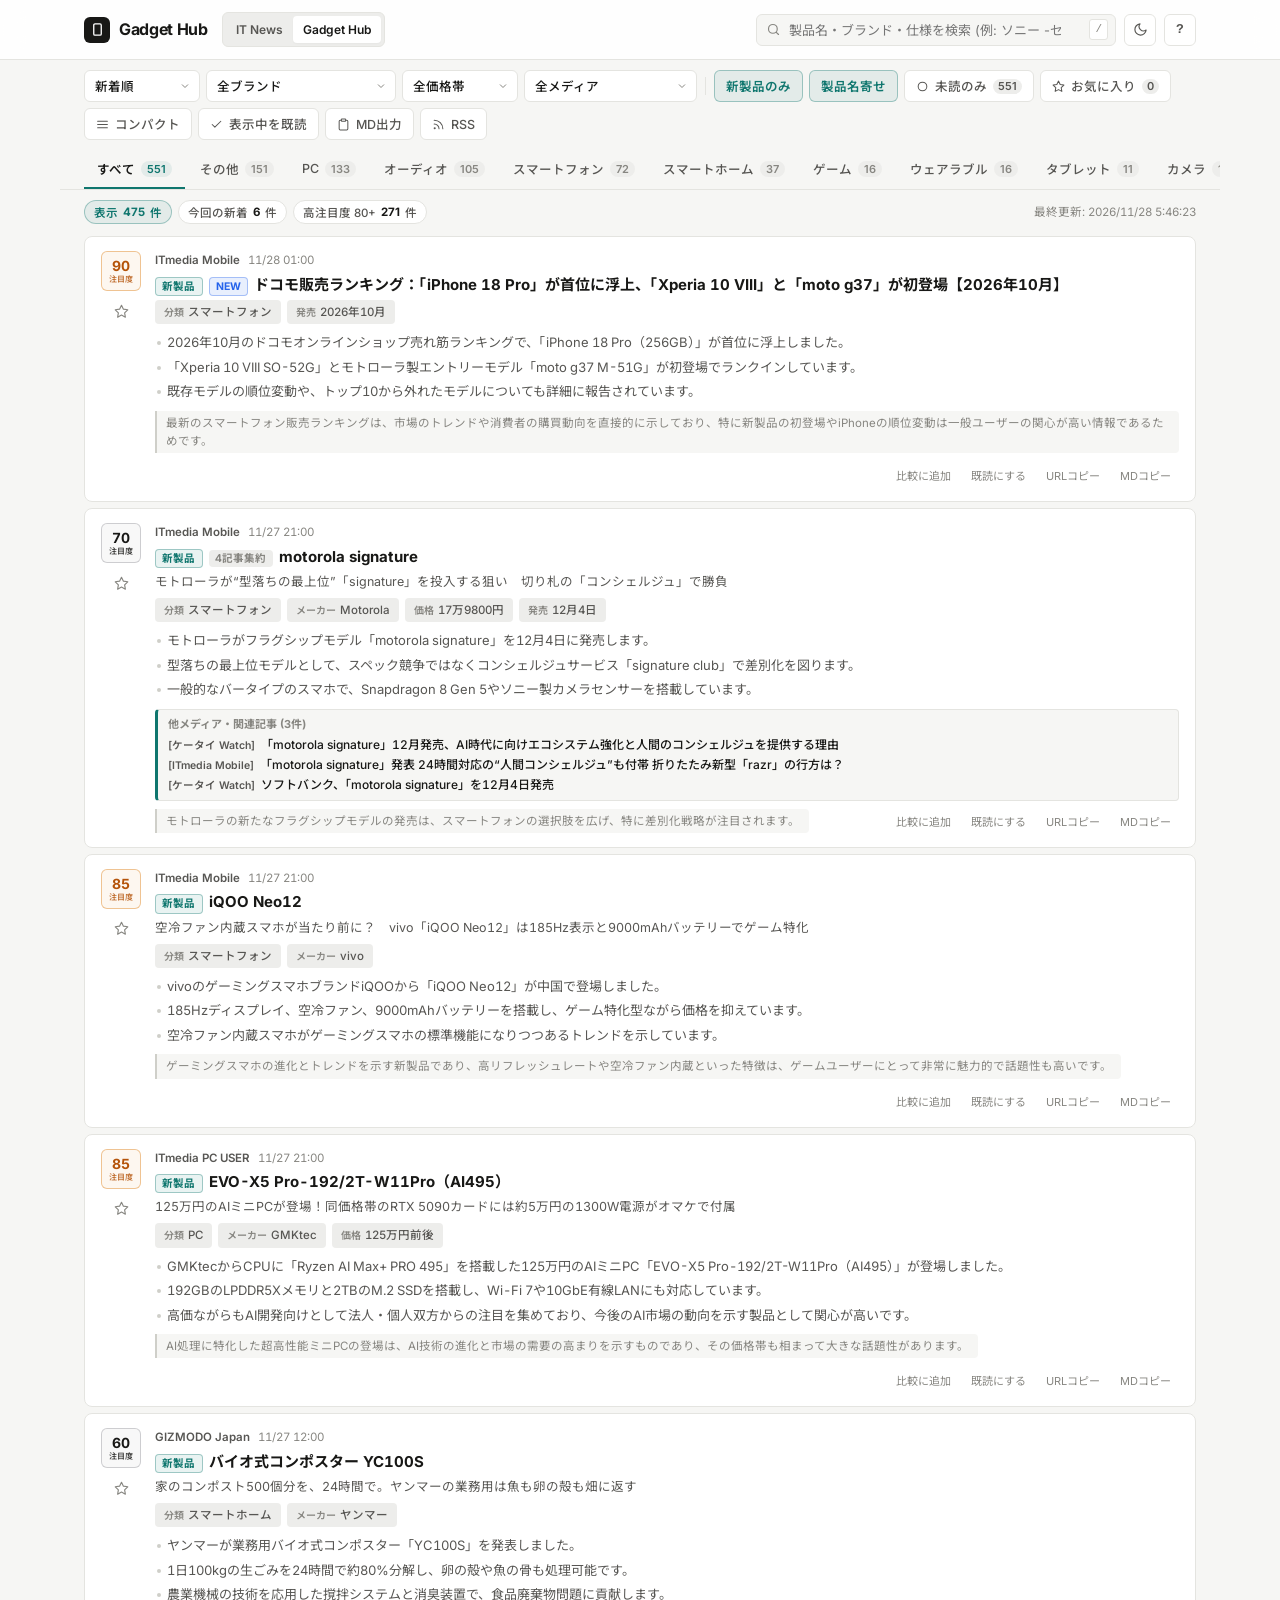
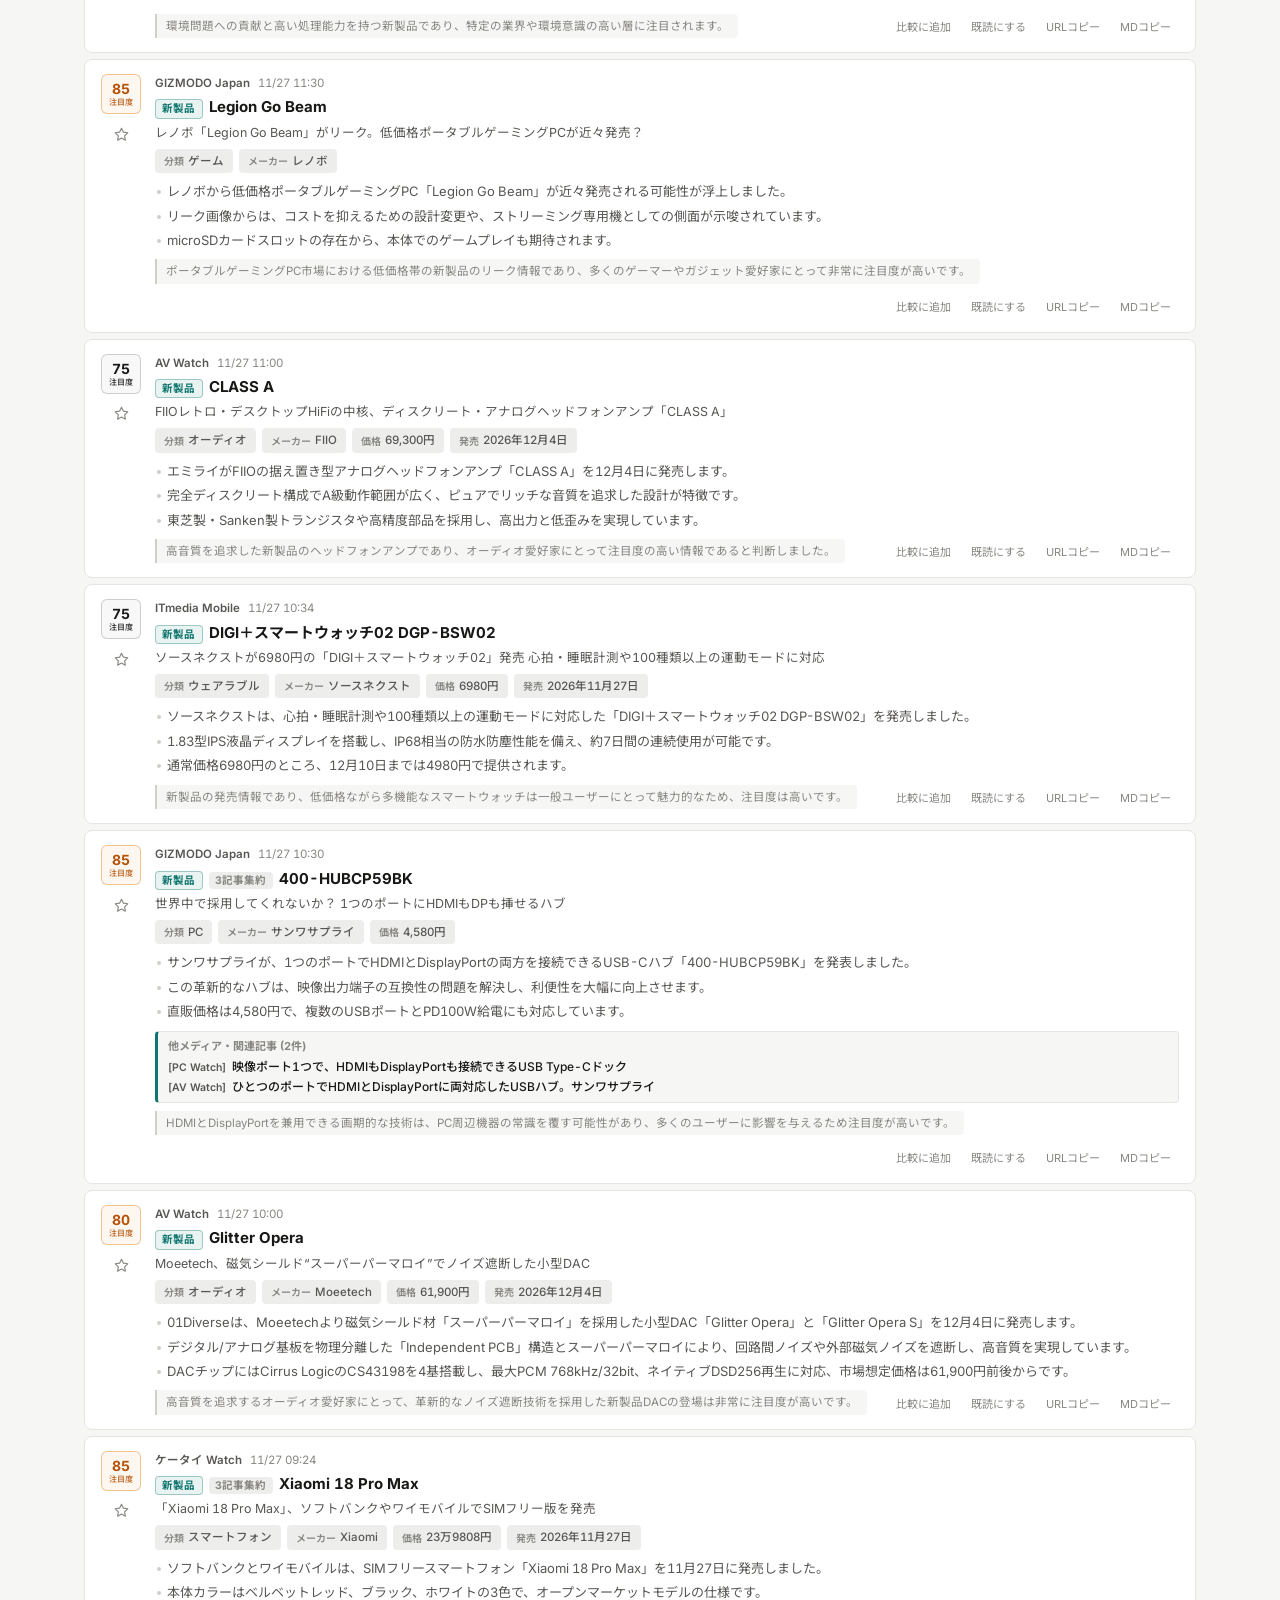
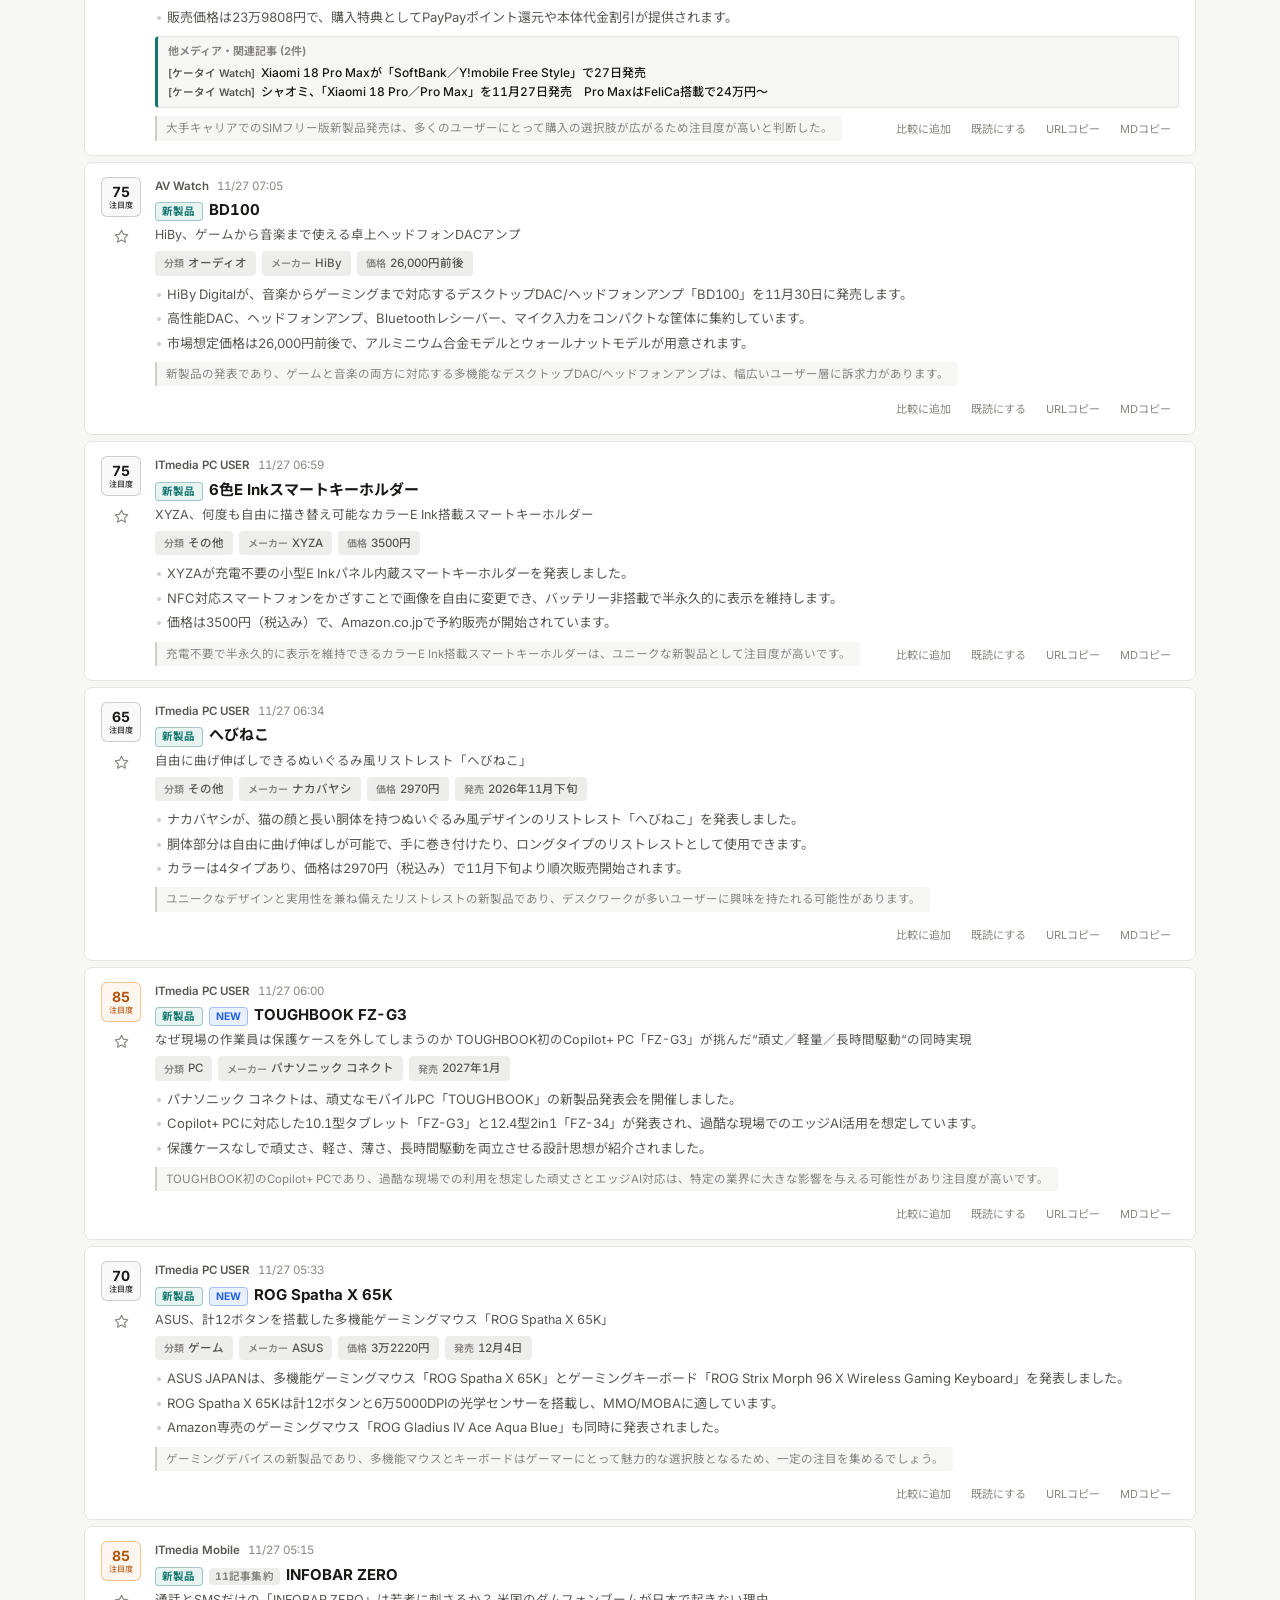
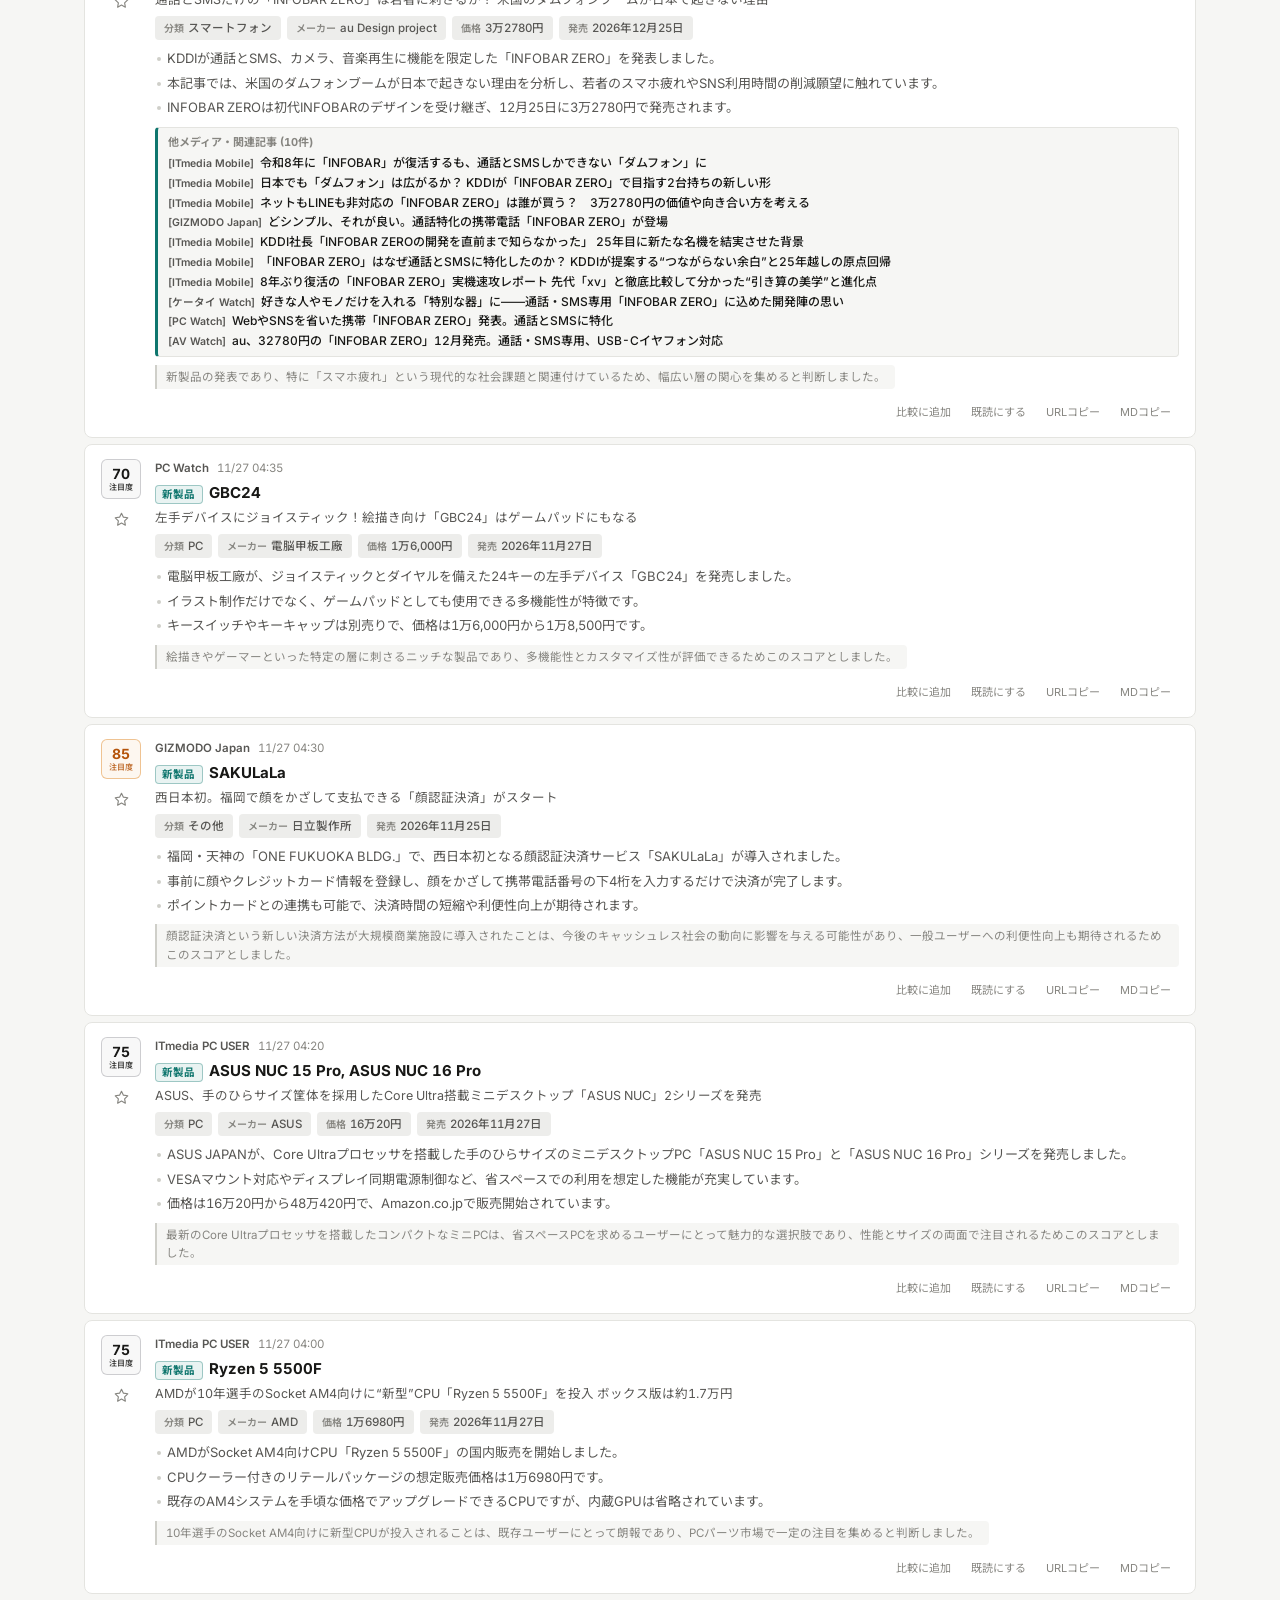
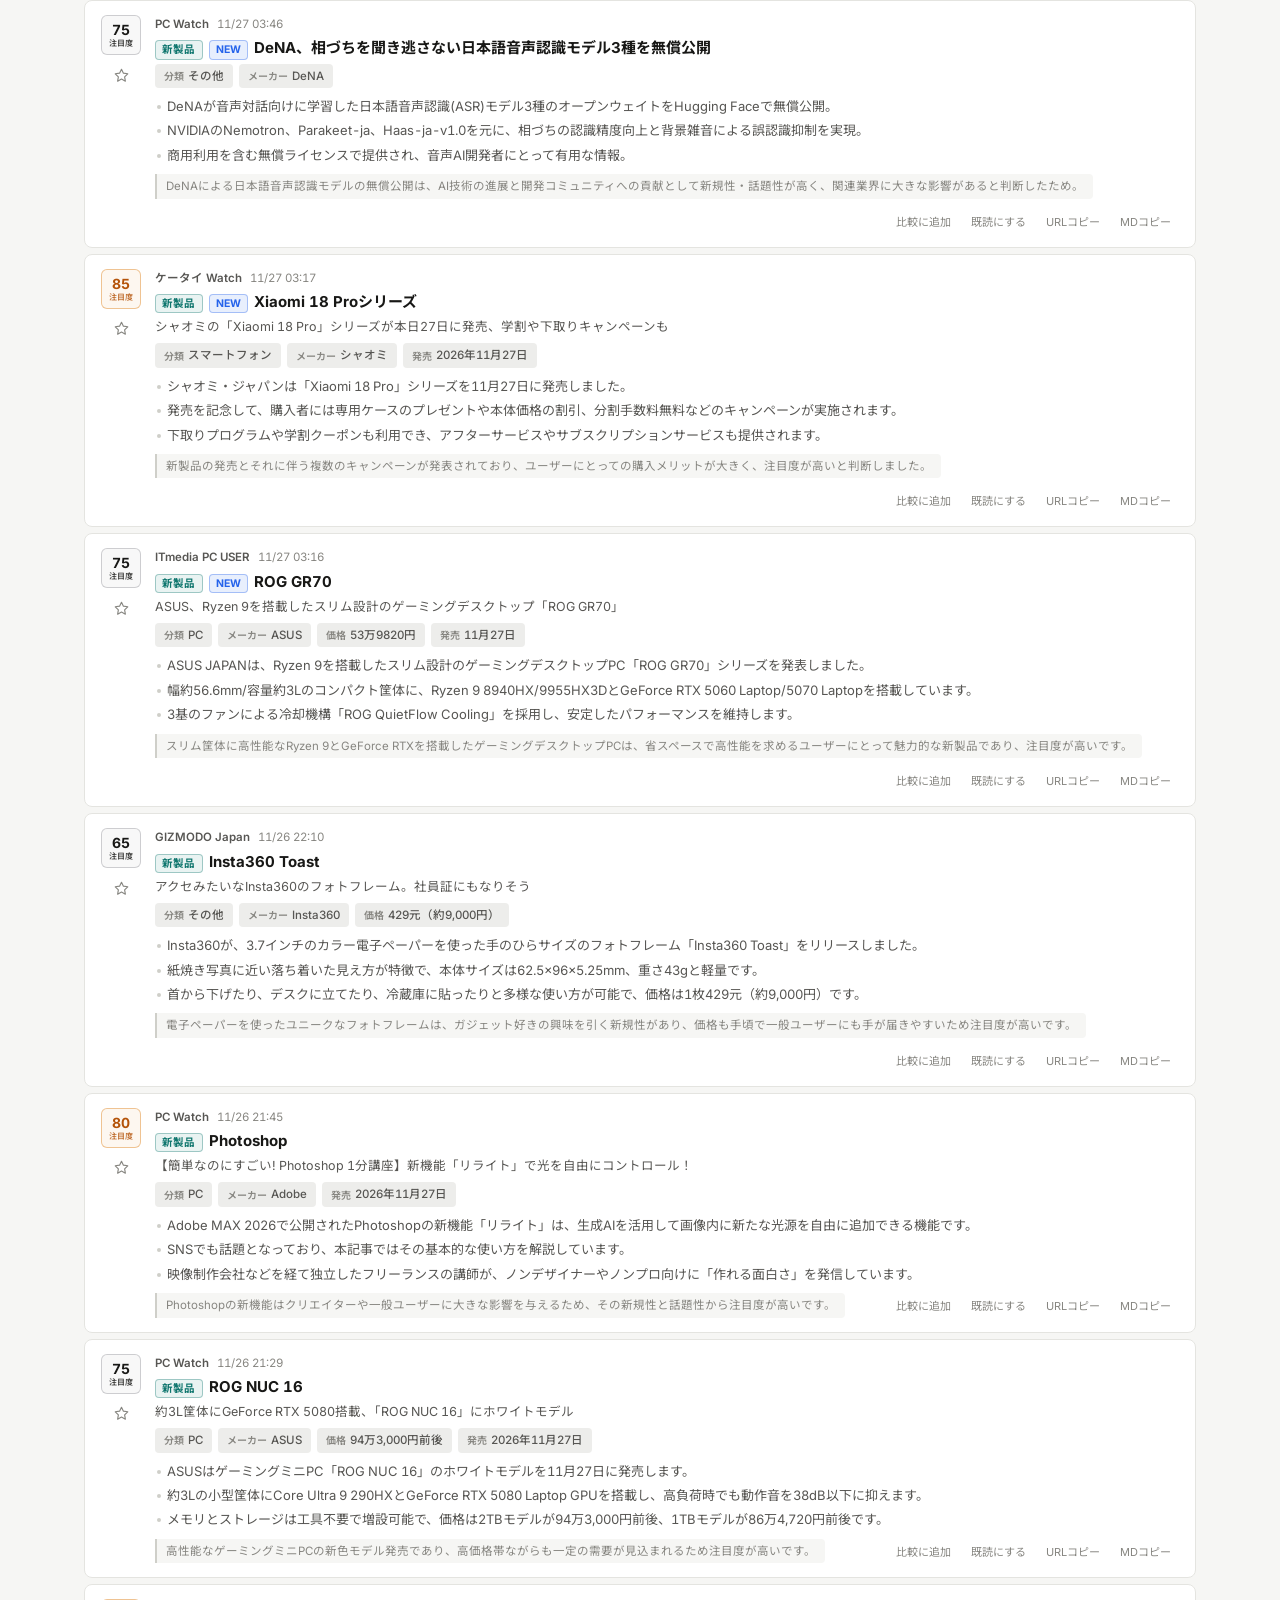
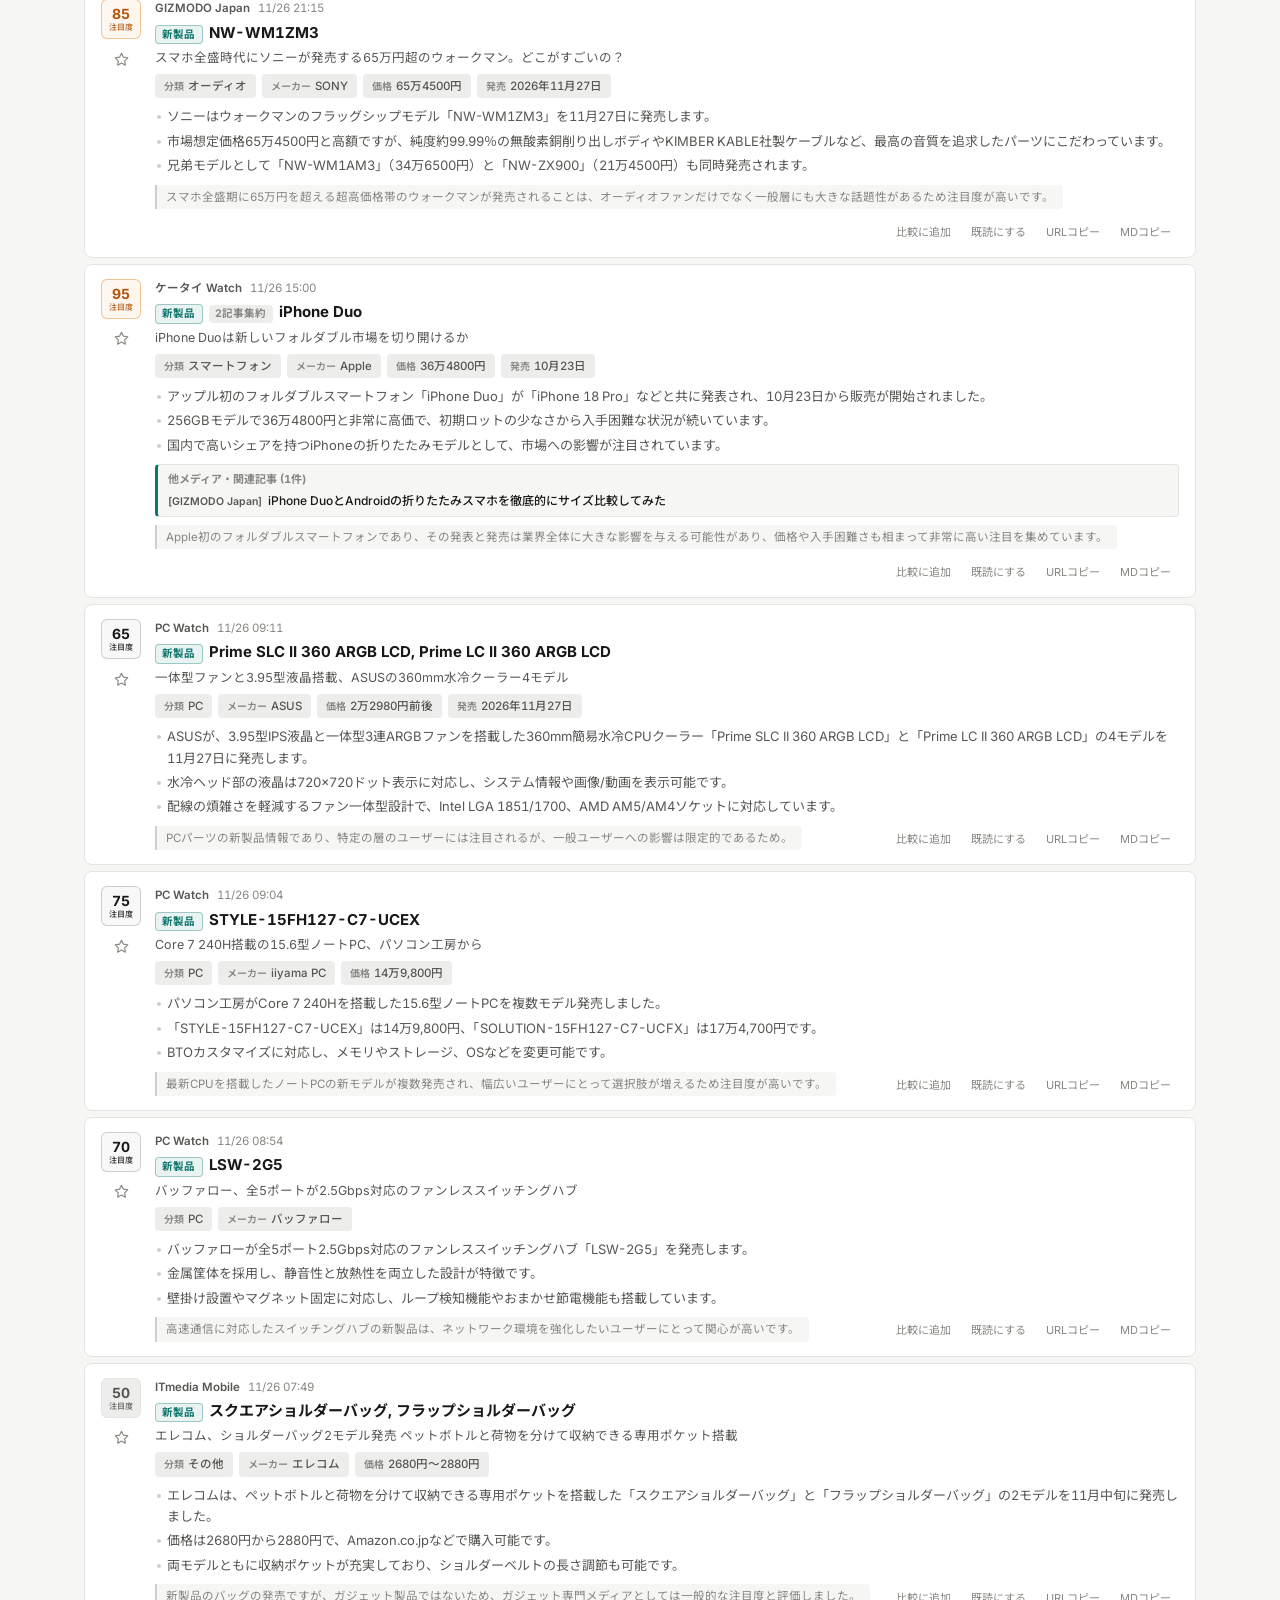
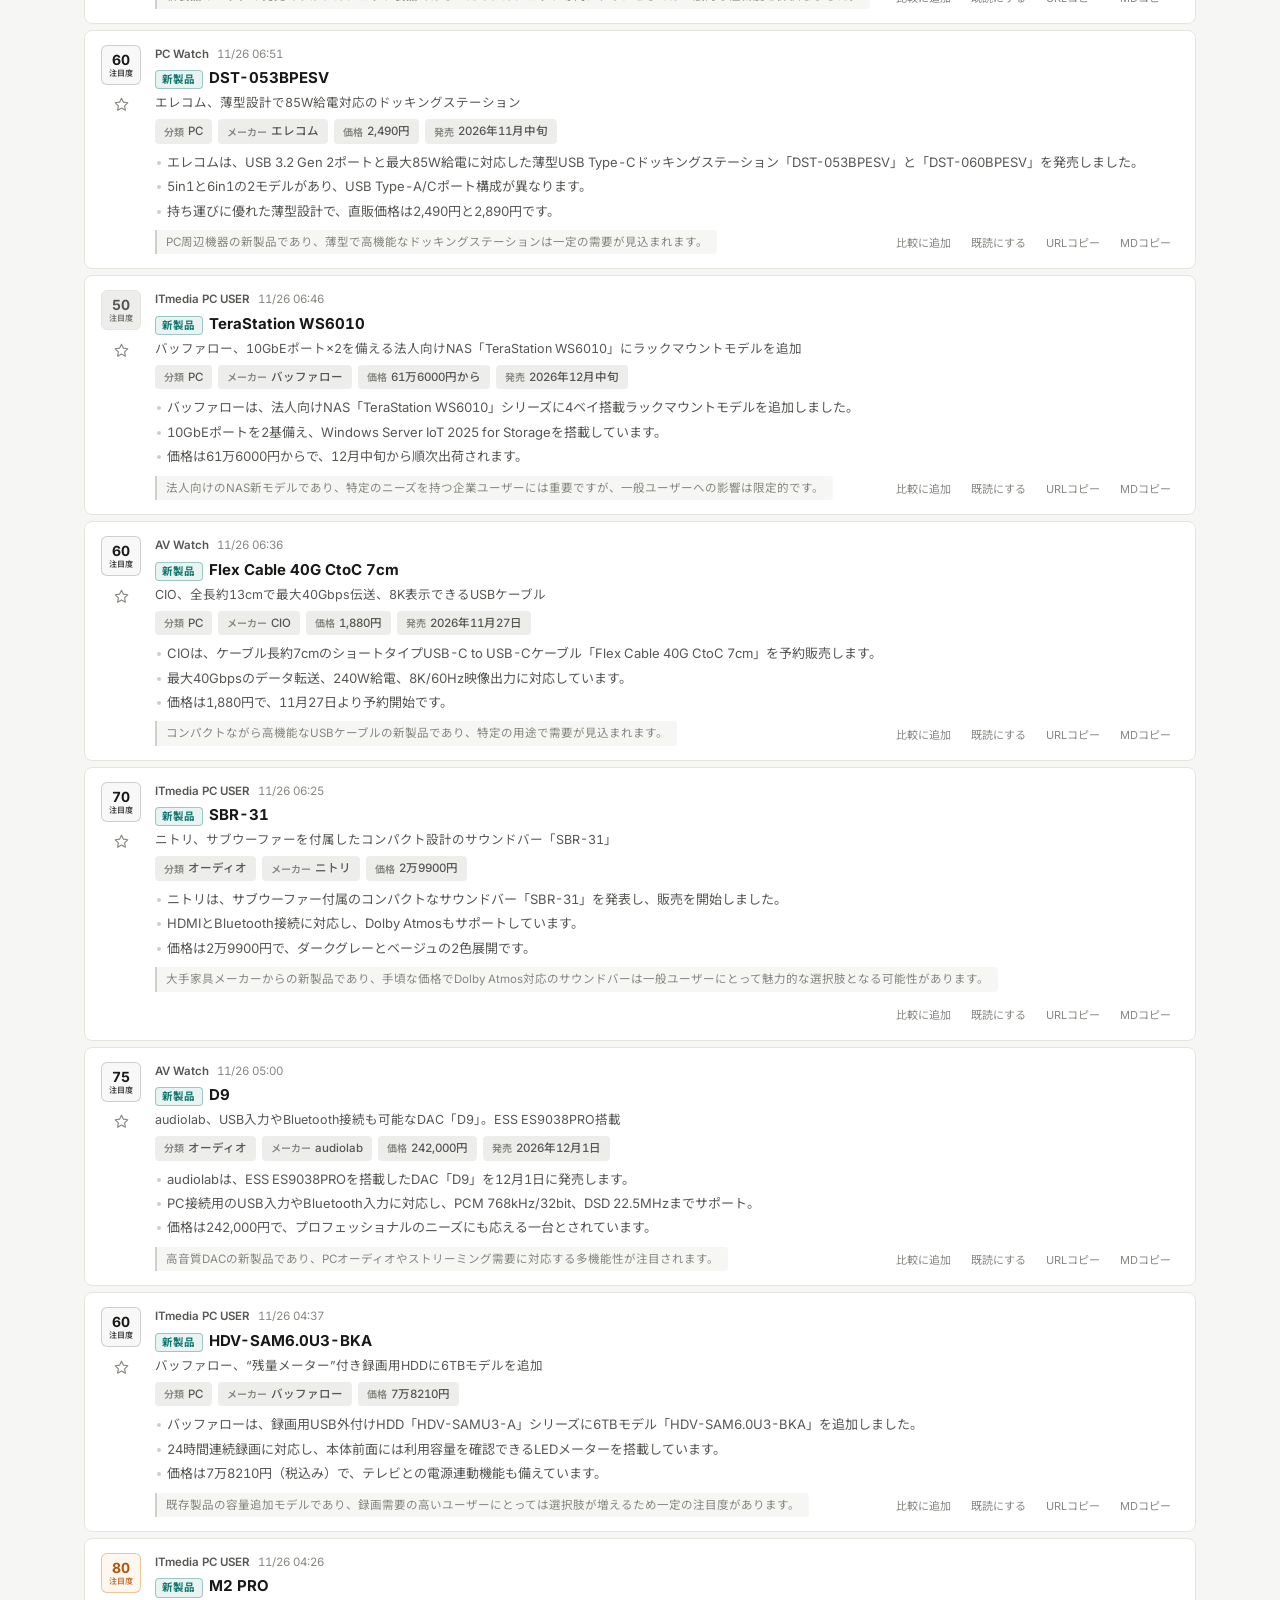
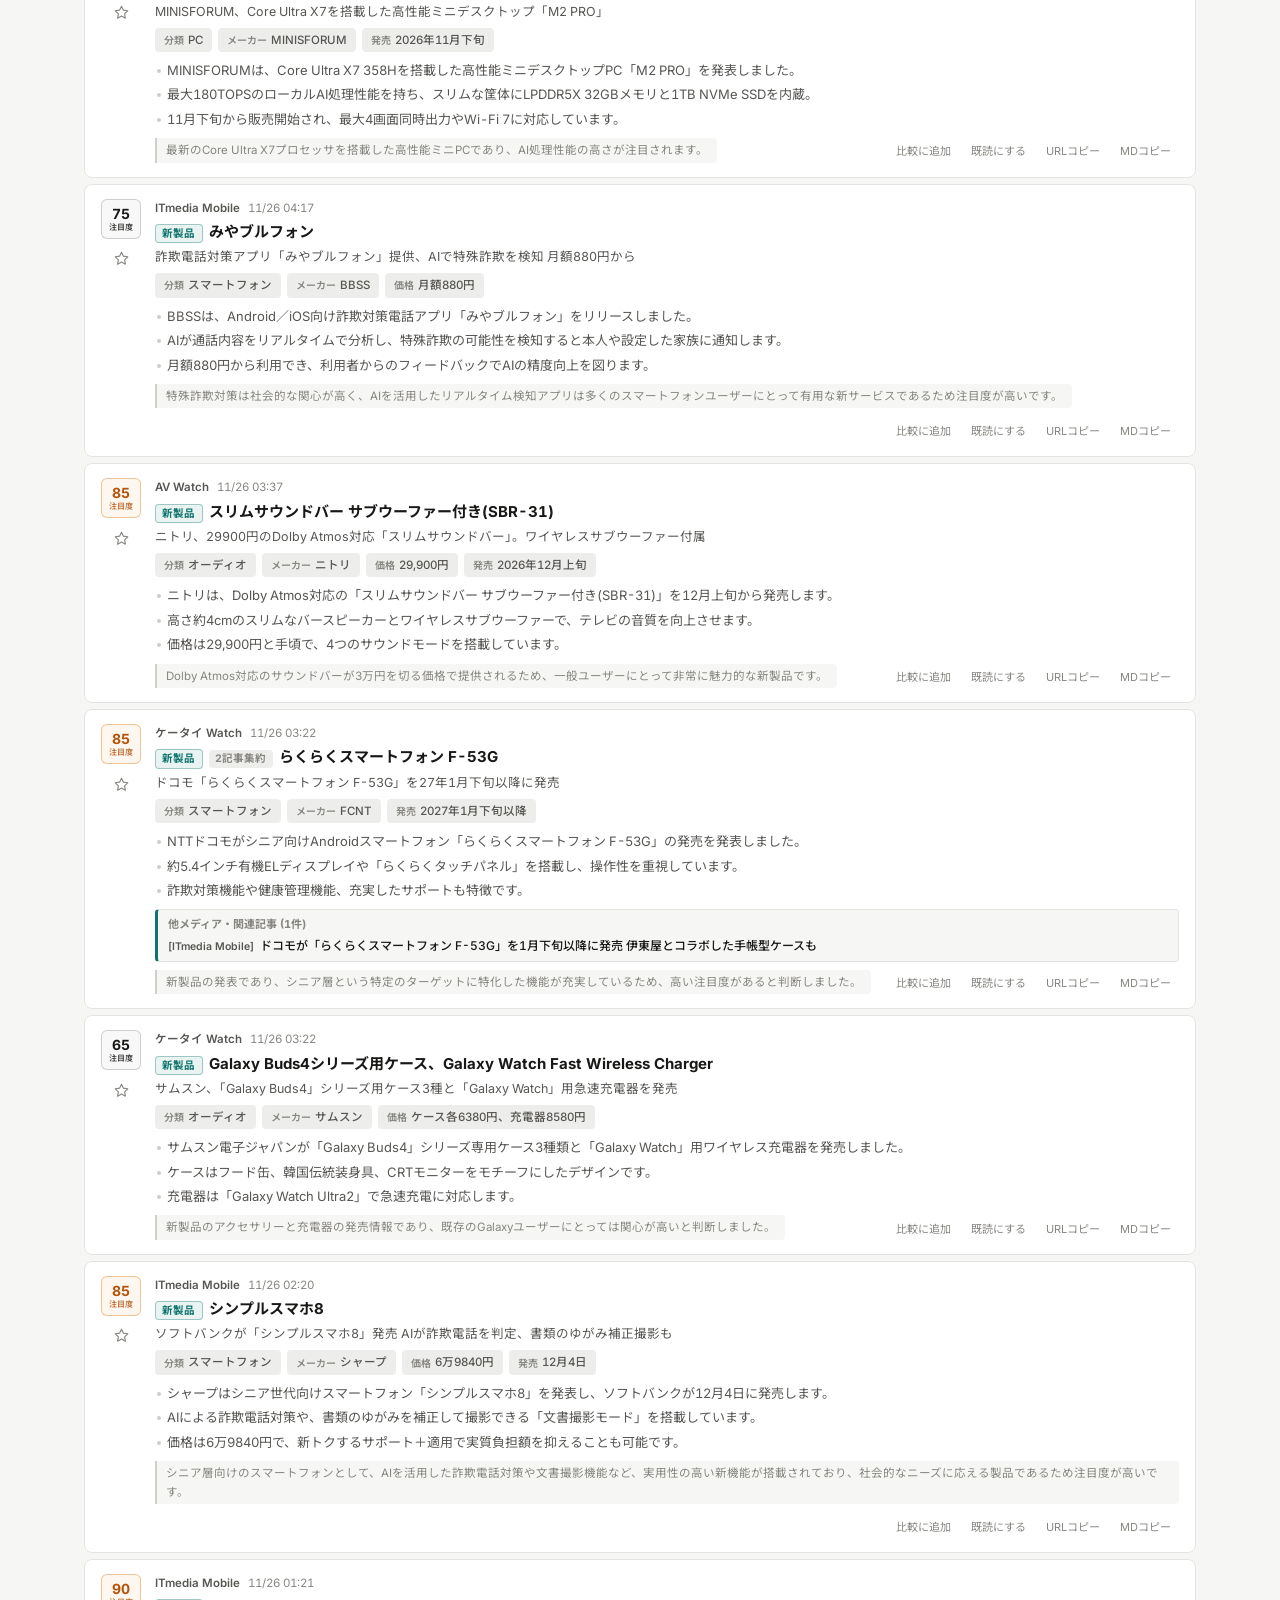
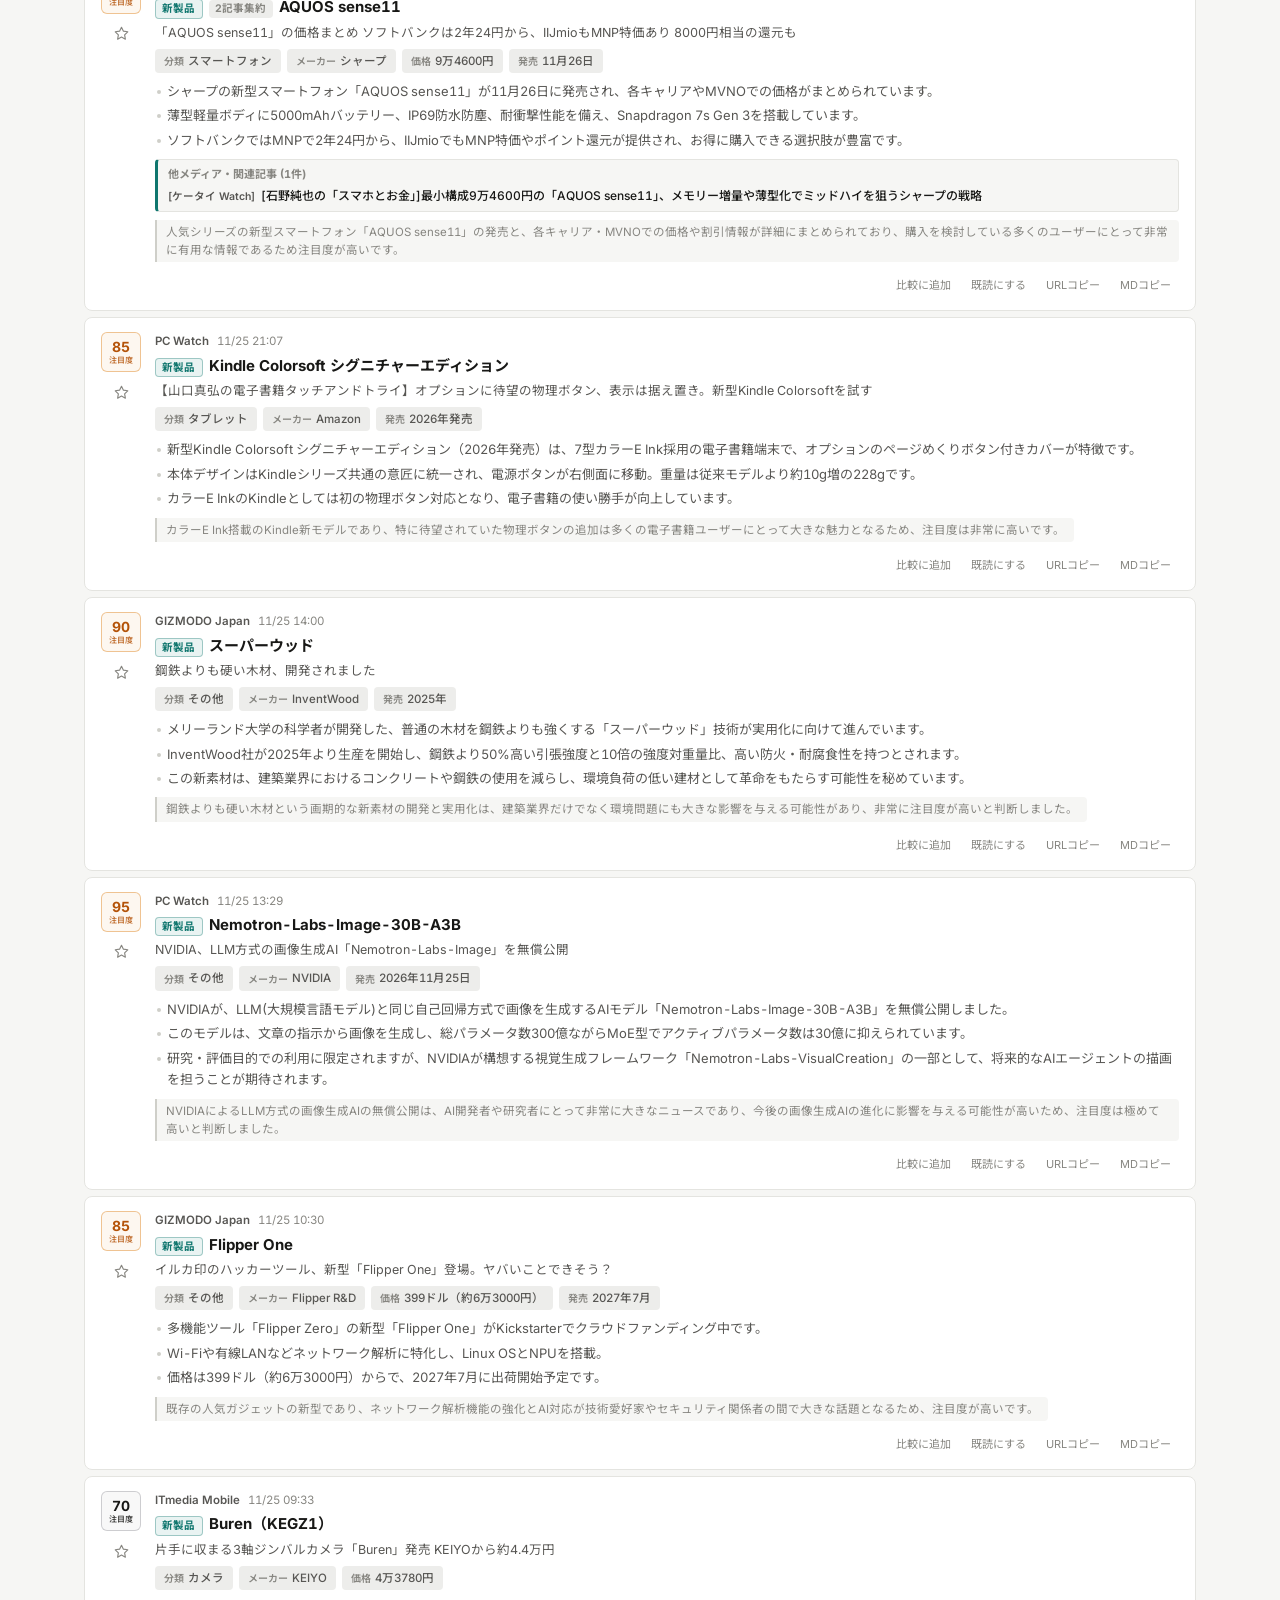
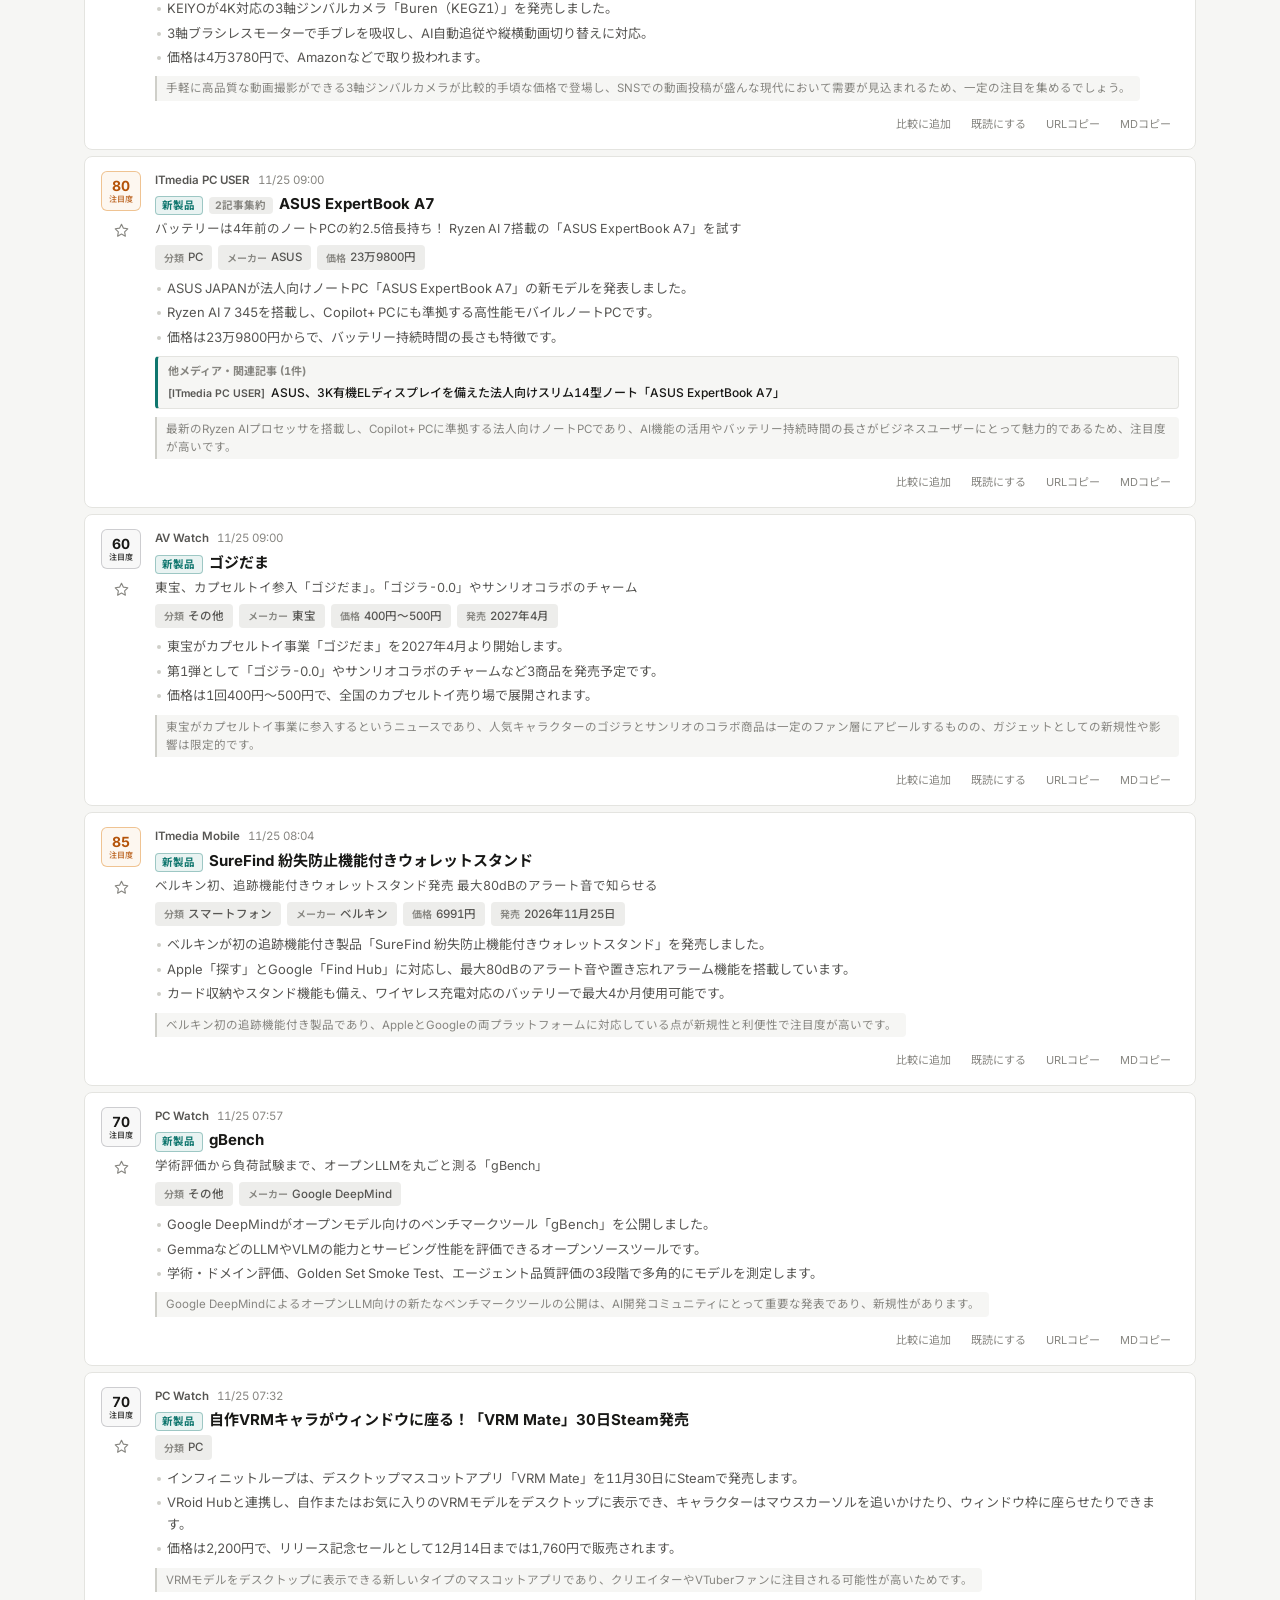
<file: gadget.html>
<!DOCTYPE html>
<html lang="ja">
<head>
  <meta charset="UTF-8">
  <meta name="viewport" content="width=device-width, initial-scale=1.0">
  <meta name="description" content="国内ガジェットメディアから新製品情報を自動収集・AI分析した最新ガジェット情報">
  <meta property="og:type" content="website">
  <meta property="og:title" content="Gadget Hub — 最新ガジェット情報">
  <meta property="og:description" content="国内ガジェットメディアから新製品情報を自動収集・AI分析した最新ガジェット情報">
  <meta property="og:url" content="https://muu0726.github.io/IT-News/gadget.html">
  <meta name="twitter:card" content="summary">
  <title>Gadget Hub — 最新ガジェット情報</title>
  <link rel="manifest" href="manifest.json">
  <meta name="theme-color" content="#141413">
  <link rel="alternate" type="application/rss+xml" title="Gadget Hub RSS" href="gadget_feed.xml">
  <link rel="icon" href="data:image/svg+xml,%3Csvg xmlns='http://www.w3.org/2000/svg' viewBox='0 0 64 64' fill='none'%3E%3Crect width='64' height='64' rx='14' fill='%23141413'/%3E%3Crect x='18' y='10' width='28' height='44' rx='6' stroke='%2314b8a6' stroke-width='4'/%3E%3Ccircle cx='32' cy='46' r='2.5' fill='%23f7f7f5'/%3E%3C/svg%3E">
  <link rel="preconnect" href="https://fonts.googleapis.com">
  <link rel="preconnect" href="https://fonts.gstatic.com" crossorigin>
  <link href="https://fonts.googleapis.com/css2?family=Inter:wght@400;500;600;700&family=Noto+Sans+JP:wght@400;500;600;700&display=swap" rel="stylesheet">
  <link rel="stylesheet" href="shared.css">
  <style>
    :root {
      --new-color: #0f766e;
      --new-bg: rgba(15, 118, 110, 0.09);
      --new-border: rgba(15, 118, 110, 0.35);
      --today-color: #2563eb;
      --today-bg: rgba(37, 99, 235, 0.1);
      --today-border: rgba(37, 99, 235, 0.35);
    }

    [data-theme="dark"] {
      --new-color: #2dd4bf;
      --new-bg: rgba(45, 212, 191, 0.12);
      --new-border: rgba(45, 212, 191, 0.4);
      --today-color: #60a5fa;
      --today-bg: rgba(96, 165, 250, 0.14);
      --today-border: rgba(96, 165, 250, 0.4);
    }

    .search-box { min-width: 220px; max-width: 360px; }

    .tabs {
      max-width: 1160px;
      margin: 4px auto 0;
      padding: 0 24px;
      display: flex;
      gap: 2px;
      overflow-x: auto;
      border-bottom: 1px solid var(--border-color);
      scrollbar-width: none;
    }
    .tabs::-webkit-scrollbar { display: none; }
    .tab {
      padding: 9px 13px;
      font-size: 12.5px;
      font-weight: 500;
      color: var(--text-secondary);
      cursor: pointer;
      background: none;
      border: none;
      border-bottom: 2px solid transparent;
      font-family: var(--font-sans);
      white-space: nowrap;
      display: inline-flex;
      align-items: center;
      gap: 6px;
      transition: all 0.14s ease;
    }
    .tab:hover { color: var(--text-primary); background: var(--bg-hover); }
    .tab.active { color: var(--text-primary); border-bottom-color: var(--accent); font-weight: 600; }
    .tab-count {
      font-size: 11px;
      padding: 1px 6px;
      border-radius: 999px;
      background: var(--bg-tertiary);
      color: var(--text-tertiary);
      font-weight: 600;
    }
    .tab.active .tab-count { background: var(--accent-subtle); color: var(--accent); }

    /* Interactive Stats Bar */
    .stats-bar {
      max-width: 1160px;
      margin: 0 auto;
      padding: 10px 24px 2px;
      display: flex;
      align-items: center;
      gap: 6px;
      flex-wrap: wrap;
      font-size: 12px;
      color: var(--text-secondary);
    }
    .stat-pill {
      display: inline-flex;
      align-items: center;
      gap: 5px;
      padding: 3px 9px;
      border-radius: 999px;
      border: 1px solid var(--border-color);
      background: var(--bg-primary);
      color: var(--text-secondary);
      font-size: 11.5px;
      font-weight: 500;
      cursor: pointer;
      transition: all 0.14s ease;
      font-family: var(--font-sans);
    }
    .stat-pill:hover { border-color: var(--border-strong); color: var(--text-primary); }
    .stat-pill.active {
      background: var(--accent-subtle);
      border-color: var(--accent-border);
      color: var(--accent);
      font-weight: 600;
    }
    .stat-pill strong { font-weight: 700; color: var(--text-primary); }
    .stat-pill.active strong { color: var(--accent); }
    .stat-meta {
      margin-left: auto;
      color: var(--text-tertiary);
      font-size: 11.5px;
    }

    /* Cards */
    .main { max-width: 1160px; margin: 0 auto; padding: 10px 24px 64px; }
    .card-list { display: flex; flex-direction: column; gap: 6px; }
    .card-list.compact { gap: 3px; }
    .card {
      display: flex;
      align-items: flex-start;
      gap: 14px;
      padding: 14px 16px;
      background: var(--bg-primary);
      border-radius: var(--radius-md);
      border: 1px solid var(--border-color);
      transition: background 0.15s ease, border-color 0.15s ease, box-shadow 0.15s ease;
      animation: fadeIn 0.25s ease forwards;
      opacity: 0;
    }
    .card:hover { border-color: var(--border-strong); box-shadow: var(--shadow-xs); }
    .card.kb-focus { border-color: var(--accent); box-shadow: 0 0 0 2px var(--accent-subtle); }
    .card.is-read { opacity: 0.6; background: var(--bg-secondary); }
    .card.is-read:hover { opacity: 0.85; }
    @keyframes fadeIn { to { opacity: 1; } }

    .card-rail {
      display: flex;
      flex-direction: column;
      align-items: center;
      gap: 6px;
      flex-shrink: 0;
    }
    .score-badge {
      width: 40px;
      height: 40px;
      display: flex;
      flex-direction: column;
      align-items: center;
      justify-content: center;
      border-radius: var(--radius-sm);
      font-size: 14px;
      font-weight: 700;
      line-height: 1;
      background: var(--bg-tertiary);
      color: var(--text-secondary);
      border: 1px solid var(--border-color);
    }
    .score-badge small {
      font-size: 8px;
      font-weight: 600;
      margin-top: 2px;
      opacity: 0.8;
    }
    .score-badge.high { background: var(--gold-bg); color: var(--gold); border-color: var(--gold-border); }
    .score-badge.mid { background: var(--silver-bg); color: var(--text-primary); border-color: var(--silver-border); }

    .card-fav {
      width: 28px;
      height: 28px;
      display: inline-flex;
      align-items: center;
      justify-content: center;
      cursor: pointer;
      border-radius: var(--radius-xs);
      border: none;
      background: transparent;
      color: var(--text-tertiary);
      transition: all 0.15s ease;
    }
    .card-fav:hover { background: var(--bg-hover); color: var(--text-primary); }
    .card-fav.favorited { color: var(--favorite-color); }
    .card-fav.favorited svg { fill: currentColor; }

    .card-body { flex: 1; min-width: 0; }
    .card-top-meta {
      display: flex;
      align-items: center;
      gap: 8px;
      flex-wrap: wrap;
      margin-bottom: 4px;
      font-size: 11.5px;
      color: var(--text-tertiary);
    }
    .source-label { font-weight: 600; color: var(--text-secondary); }

    .card-product {
      font-size: 15px;
      font-weight: 700;
      line-height: 1.45;
      display: flex;
      align-items: baseline;
      gap: 6px;
      flex-wrap: wrap;
      margin-bottom: 4px;
    }
    .card-product a { color: var(--text-primary); text-decoration: none; }
    .card-product a:hover { color: var(--accent); }
    .card.is-read .card-product a { color: var(--text-secondary); }
    .card-title { font-size: 12.5px; color: var(--text-secondary); margin-bottom: 6px; }

    .badge {
      font-size: 10.5px;
      padding: 1px 6px;
      border-radius: var(--radius-xs);
      font-weight: 700;
      letter-spacing: 0.02em;
      white-space: nowrap;
    }
    .badge-new { background: var(--new-bg); color: var(--new-color); border: 1px solid var(--new-border); }
    .badge-today { background: var(--today-bg); color: var(--today-color); border: 1px solid var(--today-border); }
    .badge-muted { background: var(--bg-tertiary); color: var(--text-tertiary); }

    .spec-row { display: flex; gap: 6px; flex-wrap: wrap; margin-bottom: 8px; }
    .spec {
      display: inline-flex;
      align-items: center;
      gap: 4px;
      font-size: 11.5px;
      padding: 2px 8px;
      border-radius: var(--radius-xs);
      background: var(--bg-tertiary);
      color: var(--text-secondary);
      font-weight: 500;
      border: 1px solid transparent;
    }
    .spec-label {
      font-size: 10px;
      color: var(--text-tertiary);
      font-weight: 600;
      text-transform: uppercase;
    }
    .spec.clickable { cursor: pointer; }
    .spec.clickable:hover {
      border-color: var(--accent-border);
      color: var(--accent);
      background: var(--accent-subtle);
    }

    .card-summary {
      font-size: 13px;
      color: var(--text-secondary);
      line-height: 1.65;
      margin-bottom: 8px;
      display: flex;
      flex-direction: column;
      gap: 3px;
    }
    .summary-line {
      position: relative;
      padding-left: 12px;
    }
    .summary-line::before {
      content: '';
      position: absolute;
      left: 2px;
      top: 9px;
      width: 4px;
      height: 4px;
      border-radius: 50%;
      background: var(--border-strong);
    }

    .card-footer {
      display: flex;
      align-items: center;
      justify-content: space-between;
      gap: 10px;
      flex-wrap: wrap;
      font-size: 11.5px;
      color: var(--text-tertiary);
    }
    .score-reason {
      padding: 3px 9px;
      border-left: 2px solid var(--border-strong);
      background: var(--bg-secondary);
      border-radius: 0 var(--radius-xs) var(--radius-xs) 0;
    }
    .card-actions {
      display: inline-flex;
      align-items: center;
      gap: 4px;
      margin-left: auto;
    }
    .card-action-btn {
      display: inline-flex;
      align-items: center;
      gap: 4px;
      padding: 3px 7px;
      border: 1px solid transparent;
      border-radius: var(--radius-xs);
      background: transparent;
      color: var(--text-tertiary);
      font-size: 11px;
      font-family: var(--font-sans);
      cursor: pointer;
    }
    .card-action-btn:hover {
      background: var(--bg-hover);
      border-color: var(--border-color);
      color: var(--text-primary);
    }
    .card-action-btn.compared {
      background: var(--accent-subtle);
      border-color: var(--accent-border);
      color: var(--accent);
      font-weight: 600;
    }

    /* Spec Comparison Bar & Modal (A-4) */
    .compare-bar {
      position: fixed;
      left: 50%;
      bottom: 18px;
      transform: translateX(-50%);
      z-index: 520;
      display: none;
      align-items: center;
      gap: 10px;
      padding: 8px 14px;
      background: var(--bg-elevated);
      border: 1px solid var(--accent-border);
      border-radius: 999px;
      box-shadow: var(--shadow-lg);
      max-width: calc(100vw - 24px);
      flex-wrap: wrap;
    }
    .compare-bar.visible { display: inline-flex; }
    .compare-bar-count {
      font-size: 12px;
      font-weight: 700;
      color: var(--accent);
      white-space: nowrap;
    }
    .compare-bar-chips {
      display: inline-flex;
      align-items: center;
      gap: 5px;
      flex-wrap: wrap;
    }
    .compare-chip {
      display: inline-flex;
      align-items: center;
      gap: 4px;
      padding: 2px 8px;
      font-size: 11px;
      font-weight: 600;
      background: var(--bg-tertiary);
      color: var(--text-primary);
      border-radius: 999px;
      max-width: 150px;
    }
    .compare-chip-name {
      overflow: hidden;
      text-overflow: ellipsis;
      white-space: nowrap;
    }
    .compare-chip-rm {
      cursor: pointer;
      color: var(--text-tertiary);
      font-weight: 700;
    }
    .compare-chip-rm:hover { color: var(--text-primary); }

    .modal.compare-modal {
      max-width: 980px;
      max-height: 86vh;
      display: flex;
      flex-direction: column;
    }
    .compare-table-wrap {
      overflow: auto;
      flex: 1;
    }
    .compare-table {
      width: 100%;
      border-collapse: collapse;
      font-size: 12.5px;
      min-width: 560px;
    }
    .compare-table th,
    .compare-table td {
      border: 1px solid var(--border-color);
      padding: 9px 11px;
      vertical-align: top;
      text-align: left;
      line-height: 1.5;
    }
    .compare-table th {
      width: 100px;
      background: var(--bg-secondary);
      color: var(--text-secondary);
      font-weight: 700;
      white-space: nowrap;
    }
    .compare-table thead td {
      background: var(--bg-secondary);
      font-weight: 700;
      font-size: 13px;
    }
    .compare-col-head {
      display: flex;
      align-items: flex-start;
      justify-content: space-between;
      gap: 6px;
    }
    .compare-col-head a {
      color: var(--text-primary);
      text-decoration: none;
    }
    .compare-col-head a:hover { color: var(--accent); text-decoration: underline; }

    .card-list.compact .card-product { margin-bottom: 0; }
    .load-more-wrap {
      display: flex;
      align-items: center;
      justify-content: center;
      gap: 8px;
      margin-top: 14px;
      padding: 8px 0;
    }

    /* Product Multi-Media Coverage Box (B-5) */
    .product-coverage-box {
      margin: 6px 0 8px;
      padding: 6px 10px;
      background: var(--bg-secondary);
      border: 1px solid var(--border-color);
      border-left: 3px solid var(--accent);
      border-radius: var(--radius-xs);
      font-size: 12px;
    }
    .product-coverage-title {
      font-size: 11px;
      font-weight: 700;
      color: var(--text-tertiary);
      margin-bottom: 4px;
    }
    .product-coverage-links {
      display: flex;
      flex-direction: column;
      gap: 3px;
    }
    .product-coverage-item {
      display: flex;
      align-items: baseline;
      gap: 6px;
      line-height: 1.4;
    }
    .product-coverage-src {
      font-size: 10.5px;
      font-weight: 600;
      color: var(--text-secondary);
      flex-shrink: 0;
    }
    .product-coverage-item a {
      color: var(--text-primary);
      text-decoration: none;
      font-weight: 500;
    }
    .product-coverage-item a:hover {
      color: var(--accent);
      text-decoration: underline;
    }

    @media (max-width: 768px) {
      .header-inner { flex-wrap: wrap; padding: 10px 16px; }
      .search-box { min-width: 100%; max-width: none; order: 10; }
      .toolbar, .stats-bar { padding-left: 16px; padding-right: 16px; }
      .tabs { padding: 0 16px; }
      .tab { padding: 8px 10px; font-size: 12px; }
      .main { padding: 10px 12px 48px; }
      .card { padding: 12px; gap: 10px; }
      .shortcut-list { grid-template-columns: 1fr; }
    }
  </style>
</head>
<body>
  <header class="header">
    <div class="header-inner">
      <div class="brand-group">
        <a class="logo" href="gadget.html">
          <span class="logo-mark" aria-hidden="true">
            <svg viewBox="0 0 24 24"><rect x="6" y="3" width="12" height="18" rx="2"/><line x1="12" y1="17" x2="12.01" y2="17"/></svg>
          </span>
          <span>Gadget Hub</span>
        </a>
        <nav class="nav-switch" aria-label="ページ切替">
          <a href="index.html">IT News</a>
          <a href="gadget.html" class="active">Gadget Hub</a>
        </nav>
      </div>

      <div class="header-controls">
        <div class="search-box">
          <svg class="icon-svg search-icon" viewBox="0 0 24 24" aria-hidden="true">
            <circle cx="11" cy="11" r="7"/><path d="M20 20l-3.5-3.5"/>
          </svg>
          <input type="text" id="searchInput" placeholder="製品名・ブランド・仕様を検索 (例: ソニー -セール)" autocomplete="off">
          <span class="search-kbd" id="searchKbd">/</span>
          <button type="button" class="search-clear" id="searchClearBtn" title="検索をクリア" aria-label="検索をクリア">×</button>
        </div>
        <button type="button" class="btn icon-only" id="themeToggle" title="テーマ切替 (d)" aria-label="テーマ切替"></button>
        <button type="button" class="btn icon-only" id="shortcutHelpBtn" title="キーボードショートカット (?)" aria-label="ショートカット一覧">
          <span style="font-family:var(--font-mono);font-weight:700;font-size:13px;">?</span>
        </button>
      </div>
    </div>
  </header>

  <div class="toolbar">
    <div class="select-wrap">
      <select id="sortSelect" title="並び替え" aria-label="並び替え">
        <option value="date">新着順</option>
        <option value="score">注目度順</option>
        <option value="brand">ブランド順</option>
        <option value="price_asc">価格が安い順</option>
        <option value="price_desc">価格が高い順</option>
      </select>
    </div>

    <div class="select-wrap">
      <select id="brandSelect" title="ブランドで絞り込み" aria-label="ブランドで絞り込み">
        <option value="">全ブランド</option>
      </select>
    </div>

    <div class="select-wrap">
      <select id="priceSelect" title="価格帯で絞り込み" aria-label="価格帯で絞り込み">
        <option value="">全価格帯</option>
        <option value="under10k">1万円以下</option>
        <option value="10k_50k">1万〜5万円</option>
        <option value="50k_150k">5万〜15万円</option>
        <option value="over150k">15万円以上</option>
        <option value="has_price">価格記載あり</option>
      </select>
    </div>

    <div class="select-wrap">
      <select id="sourceSelect" title="メディアで絞り込み" aria-label="メディアで絞り込み">
        <option value="">全メディア</option>
      </select>
    </div>

    <span class="toolbar-divider"></span>

    <button type="button" class="btn active" id="newOnlyBtn" title="新製品の発表・発売情報のみ表示">
      <span>新製品のみ</span>
    </button>

    <button type="button" class="btn active" id="groupProductBtn" title="同一製品の別メディア記事を1つのカードに名寄せ表示">
      <span>製品名寄せ</span>
    </button>

    <button type="button" class="btn" id="unreadFilterBtn" title="未読のみ表示 (u)">
      <svg class="icon-svg sm" viewBox="0 0 24 24" aria-hidden="true">
        <circle cx="12" cy="12" r="8"/>
      </svg>
      <span>未読のみ</span>
      <span class="btn-count" id="unreadCountBadge">0</span>
    </button>

    <button type="button" class="btn btn-fav" id="favFilterBtn" title="お気に入りのみ表示">
      <svg class="icon-svg sm" viewBox="0 0 24 24" aria-hidden="true">
        <polygon points="12 2 15.09 8.26 22 9.27 17 14.14 18.18 21.02 12 17.77 5.82 21.02 7 14.14 2 9.27 8.91 8.26 12 2"/>
      </svg>
      <span>お気に入り</span>
      <span class="btn-count" id="favCountBadge">0</span>
    </button>

    <button type="button" class="reset-all-btn" id="resetAllBtn" title="すべてのフィルタをリセット">
      フィルタ解除
    </button>

    <span class="toolbar-spacer"></span>

    <button type="button" class="btn" id="densityBtn" title="表示密度切替: 標準 / コンパクト (v)">
      <svg class="icon-svg sm" viewBox="0 0 24 24" aria-hidden="true">
        <line x1="3" y1="6" x2="21" y2="6"/><line x1="3" y1="12" x2="21" y2="12"/><line x1="3" y1="18" x2="21" y2="18"/>
      </svg>
      <span id="densityLabel">コンパクト</span>
    </button>

    <button type="button" class="btn" id="markVisibleReadBtn" title="表示中のガジェット記事を既読にする">
      <svg class="icon-svg sm" viewBox="0 0 24 24" aria-hidden="true">
        <polyline points="20 6 9 17 4 12"/>
      </svg>
      <span>表示中を既読</span>
    </button>

    <button type="button" class="btn" id="exportMdBtn" title="表示中のガジェット一覧をMarkdown形式でコピー">
      <svg class="icon-svg sm" viewBox="0 0 24 24" aria-hidden="true">
        <path d="M16 4h2a2 2 0 0 1 2 2v14a2 2 0 0 1-2 2H6a2 2 0 0 1-2-2V6a2 2 0 0 1 2-2h2"/><rect x="8" y="2" width="8" height="4" rx="1"/>
      </svg>
      <span>MD出力</span>
    </button>

    <a class="btn" href="gadget_feed.xml" target="_blank" rel="noopener" title="新製品ガジェット専用RSSフィード">
      <svg class="icon-svg sm" viewBox="0 0 24 24" aria-hidden="true">
        <path d="M4 11a9 9 0 0 1 9 9"/><path d="M4 4a16 16 0 0 1 16 16"/><circle cx="5" cy="19" r="1"/>
      </svg>
      <span>RSS</span>
    </a>
  </div>

  <nav class="tabs" id="categoryTabs" aria-label="カテゴリ"></nav>
  <div class="stats-bar" id="statsBar"></div>

  <main class="main">
    <div class="card-list" id="cardList">
      <div class="state-msg"><div class="spinner"></div><div class="title">読み込み中…</div></div>
    </div>
  </main>

  <div class="compare-bar" id="compareBar" role="region" aria-label="スペック比較バー">
    <span class="compare-bar-count" id="compareBarCount">比較 0/4</span>
    <div class="compare-bar-chips" id="compareBarChips"></div>
    <button type="button" class="btn active" id="openCompareModalBtn">スペック比較表を開く</button>
    <button type="button" class="btn" id="clearCompareBtn">クリア</button>
  </div>

  <div class="toast-wrap" id="toastWrap" aria-live="polite"></div>

  <!-- Spec Comparison Modal (A-4) -->
  <div class="modal-backdrop" id="compareModal" role="dialog" aria-modal="true" aria-labelledby="compareModalTitle">
    <div class="modal compare-modal">
      <div class="modal-head">
        <h2 id="compareModalTitle">製品スペック横並び比較</h2>
        <div style="display:flex;align-items:center;gap:6px;">
          <button type="button" class="btn" id="copyCompareMdBtn">比較表をMDコピー</button>
          <button type="button" class="btn icon-only" id="closeCompareModalBtn" aria-label="閉じる">×</button>
        </div>
      </div>
      <div class="compare-table-wrap" id="compareTableWrap"></div>
    </div>
  </div>

  <!-- Keyboard Shortcuts Modal -->
  <div class="modal-backdrop" id="shortcutModal" role="dialog" aria-modal="true" aria-labelledby="shortcutModalTitle">
    <div class="modal">
      <div class="modal-head">
        <h2 id="shortcutModalTitle">キーボードショートカット</h2>
        <button type="button" class="btn icon-only" id="closeShortcutModalBtn" aria-label="閉じる">×</button>
      </div>
      <div class="shortcut-list">
        <div class="shortcut-item"><span>次の製品へ移動</span><kbd>j</kbd></div>
        <div class="shortcut-item"><span>前の製品へ移動</span><kbd>k</kbd></div>
        <div class="shortcut-item"><span>記事を開く</span><kbd>o / Enter</kbd></div>
        <div class="shortcut-item"><span>お気に入り切替</span><kbd>f</kbd></div>
        <div class="shortcut-item"><span>比較リストに追加/解除</span><kbd>b</kbd></div>
        <div class="shortcut-item"><span>既読 / 未読切替</span><kbd>m</kbd></div>
        <div class="shortcut-item"><span>URLをコピー</span><kbd>c</kbd></div>
        <div class="shortcut-item"><span>Markdownコピー</span><kbd>y</kbd></div>
        <div class="shortcut-item"><span>詳細の展開 (コンパクト時)</span><kbd>x</kbd></div>
        <div class="shortcut-item"><span>検索ボックスへ移動</span><kbd>/</kbd></div>
        <div class="shortcut-item"><span>未読のみフィルタ</span><kbd>u</kbd></div>
        <div class="shortcut-item"><span>表示密度切替</span><kbd>v</kbd></div>
        <div class="shortcut-item"><span>テーマ切替</span><kbd>d</kbd></div>
        <div class="shortcut-item"><span>閉じる / 解除</span><kbd>Esc</kbd></div>
      </div>
    </div>
  </div>

  <footer class="footer">
    ITmedia / Impress Watch / GIZMODO Japan の RSS を AI で分析（直近30日分） ·
    <a href="index.html">IT Info Hub</a> ·
    <a href="gadget_feed.xml">Gadget RSS Feed</a>
  </footer>

  <script src="shared.js"></script>
  <script>
    (() => {
      'use strict';

      const {
        store,
        esc,
        safeUrl,
        createToaster,
        createThemeController,
        parseSearchQuery,
        highlightText,
        debounce,
        trimAndSaveSet,
        bindModal,
        registerServiceWorker,
      } = window.ITInfoHub;

      const $ = (sel) => document.querySelector(sel);
      const cardList = $('#cardList');
      const tabsEl = $('#categoryTabs');
      const statsBar = $('#statsBar');
      const searchInput = $('#searchInput');
      const searchKbd = $('#searchKbd');
      const searchClearBtn = $('#searchClearBtn');
      const sortSelect = $('#sortSelect');
      const brandSelect = $('#brandSelect');
      const priceSelect = $('#priceSelect');
      const sourceSelect = $('#sourceSelect');
      const newOnlyBtn = $('#newOnlyBtn');
      const groupProductBtn = $('#groupProductBtn');
      const unreadFilterBtn = $('#unreadFilterBtn');
      const favFilterBtn = $('#favFilterBtn');
      const resetAllBtn = $('#resetAllBtn');
      const themeToggle = $('#themeToggle');
      const toastWrap = $('#toastWrap');
      const shortcutModal = $('#shortcutModal');
      const compareBar = $('#compareBar');
      const compareModal = $('#compareModal');

      let favorites = store.get('itinfohub_gadget_favorites', []);
      let readUrls = new Set(store.get('itinfohub_gadget_read', []));
      let viewDensity = store.get('itinfohub_density', 'standard');
      let compareUrls = store.get('itinfohub_gadget_compare', []);
      let lastRendered = [];
      let focusedIdx = -1;
      const PAGE_SIZE = 100;
      let renderLimit = PAGE_SIZE;

      const state = {
        items: [],
        generatedAt: '',
        category: 'all',
        brand: '',
        priceRange: '',
        source: '',
        newOnly: true,
        groupByProduct: store.get('itinfohub_gadget_group', true),
        todayOnly: false,
        highScoreOnly: false,
        unreadOnly: false,
        favOnly: false,
        query: '',
        sort: 'date',
      };

      const showToast = createToaster(toastWrap);
      const copyToClipboard = (text, successMsg) =>
        window.ITInfoHub.copyToClipboard(text, successMsg, showToast);

      const theme = createThemeController({ toggleBtn: themeToggle });
      const toggleTheme = theme.toggle;

      // ── Density ──
      function applyDensityUI() {
        const isCompact = viewDensity === 'compact';
        cardList.classList.toggle('compact', isCompact);
        $('#densityBtn').classList.toggle('active', isCompact);
        $('#densityLabel').textContent = isCompact ? '標準表示' : 'コンパクト';
      }
      function toggleDensity() {
        viewDensity = viewDensity === 'compact' ? 'standard' : 'compact';
        store.set('itinfohub_density', viewDensity);
        applyDensityUI();
      }

      // ── Favorites & Read ──
      const isFavorited = (url) => favorites.includes(url);
      function toggleFavorite(url) {
        if (!url) return;
        const idx = favorites.indexOf(url);
        if (idx === -1) {
          favorites.push(url);
          showToast('お気に入りに追加しました');
        } else {
          favorites.splice(idx, 1);
          showToast('お気に入りを解除しました');
        }
        store.set('itinfohub_gadget_favorites', favorites);
      }

      function saveReadSet() {
        readUrls = trimAndSaveSet(readUrls, 'itinfohub_gadget_read');
      }
      function markRead(url) {
        if (!url || readUrls.has(url)) return;
        readUrls.add(url);
        saveReadSet();
      }
      function toggleReadState(url) {
        if (!url) return;
        if (readUrls.has(url)) readUrls.delete(url);
        else readUrls.add(url);
        saveReadSet();
      }
      function visibleRendered() {
        return lastRendered.slice(0, renderLimit);
      }

      function markVisibleAsRead() {
        const unreadInView = visibleRendered().filter((it) => it.url && !readUrls.has(it.url)).map((it) => it.url);
        if (!unreadInView.length) {
          showToast('表示中の未読記事はありません');
          return;
        }
        unreadInView.forEach((u) => readUrls.add(u));
        saveReadSet();
        render({ resetLimit: false });
        showToast(`${unreadInView.length}件を既読にしました`, '元に戻す', () => {
          unreadInView.forEach((u) => readUrls.delete(u));
          saveReadSet();
          render({ resetLimit: false });
        });
      }

      // ── Helpers & Price/Product Normalization (B-4 / B-5) ──
      const timeOf = (it) => {
        const t = Date.parse(it.published || it.first_seen || '');
        return Number.isNaN(t) ? 0 : t;
      };
      const formatDate = (it) => {
        const t = timeOf(it);
        return t ? new Date(t).toLocaleString('ja-JP', { month: 'numeric', day: 'numeric', hour: '2-digit', minute: '2-digit' }) : '';
      };

      function parsePriceYen(priceStr) {
        if (!priceStr) return null;
        const s = String(priceStr)
          .replace(/[０-９]/g, (c) => String.fromCharCode(c.charCodeAt(0) - 0xFEE0))
          .replace(/[,、]/g, '');
        const manMatch = s.match(/(\d+(?:\.\d+)?)\s*万\s*(?:(\d+)\s*千)?\s*(\d+)?\s*円/);
        if (manMatch) {
          const man = parseFloat(manMatch[1]) * 10000;
          const sen = manMatch[2] ? parseInt(manMatch[2], 10) * 1000 : 0;
          const rest = manMatch[3] ? parseInt(manMatch[3], 10) : 0;
          return Math.round(man + sen + rest);
        }
        const yenMatch = s.match(/(?:¥|￥)\s*(\d{2,8})|(\d{2,8})\s*円/);
        if (yenMatch) {
          return parseInt(yenMatch[1] || yenMatch[2], 10);
        }
        const usdSymbolMatch = s.match(/(?:US\$|\$|USD\s*)\s*(\d+(?:\.\d+)?)/i);
        if (usdSymbolMatch) {
          return Math.round(parseFloat(usdSymbolMatch[1]) * 150);
        }
        const usdManMatch = s.match(/(\d+(?:\.\d+)?)\s*万\s*(?:米|US)?ドル/i);
        if (usdManMatch) {
          return Math.round(parseFloat(usdManMatch[1]) * 10000 * 150);
        }
        const usdWordMatch = s.match(/(\d+(?:\.\d+)?)\s*(?:米|US)?ドル/i);
        if (usdWordMatch) {
          return Math.round(parseFloat(usdWordMatch[1]) * 150);
        }
        return null;
      }

      function matchesPriceRange(it, rangeKey) {
        if (!rangeKey) return true;
        const yen = parsePriceYen(it.price);
        if (rangeKey === 'has_price') return yen !== null;
        if (yen === null) return false;
        if (rangeKey === 'under10k') return yen <= 10000;
        if (rangeKey === '10k_50k') return yen > 10000 && yen <= 50000;
        if (rangeKey === '50k_150k') return yen > 50000 && yen <= 150000;
        if (rangeKey === 'over150k') return yen > 150000;
        return true;
      }

      function normalizeProductKey(it) {
        const raw = String(it.product_name || '').trim();
        if (!raw || raw.length < 3) return '';
        return raw
          .toLowerCase()
          .replace(/[「」『』【】（）()\[\]\s・\-_/]+/g, '')
          .replace(/[０-９Ａ-Ｚａ-ｚ]/g, (c) => String.fromCharCode(c.charCodeAt(0) - 0xFEE0));
      }

      function itemToMarkdown(it) {
        const name = String(it.product_name || it.title || 'No Title').replace(/\r?\n/g, ' ');
        const url = safeUrl(it.url);
        const meta = [
          it.brand ? `メーカー: ${it.brand}` : '',
          it.category ? `分類: ${it.category}` : '',
          it.price ? `価格: ${it.price}` : '',
          it.release_date ? `発売: ${it.release_date}` : '',
          `注目度: ${it.score || 0}`,
        ].filter(Boolean).join(' / ');
        const summaryLines = String(it.summary || '')
          .replace(/\\n/g, '\n')
          .split('\n')
          .map((l) => l.trim())
          .filter(Boolean)
          .map((l) => `  - ${l}`)
          .join('\n');
        return `- **[${name}](${url})** (${meta})${summaryLines ? '\n' + summaryLines : ''}`;
      }

      function exportVisibleToMarkdown() {
        const visible = visibleRendered();
        if (!visible.length) {
          showToast('出力対象のガジェット記事がありません');
          return;
        }
        const dateStr = new Date().toLocaleDateString('ja-JP');
        const header = `## Gadget Hub 新製品まとめ (${dateStr} / ${visible.length}件)\n\n`;
        const body = visible.map((it) => itemToMarkdown(it)).join('\n');
        const md = header + body + '\n';
        copyToClipboard(md, `表示中の ${visible.length} 件をMarkdownでコピーしました`);
      }

      // ── Side-by-Side Spec Comparison (A-4) ──
      const isCompared = (url) => Boolean(url && compareUrls.includes(url));

      function getCompareItems() {
        const byUrl = new Map();
        state.items.forEach((it) => { if (it.url) byUrl.set(it.url, it); });
        lastRendered.forEach((it) => { if (it.url) byUrl.set(it.url, it); });
        return compareUrls.map((u) => byUrl.get(u)).filter(Boolean);
      }

      function toggleCompare(url) {
        if (!url) return;
        const idx = compareUrls.indexOf(url);
        if (idx !== -1) {
          compareUrls.splice(idx, 1);
          showToast('比較リストから外しました');
        } else {
          if (compareUrls.length >= 4) {
            showToast('スペック比較は最大4製品まで選択できます');
            return;
          }
          compareUrls.push(url);
          showToast(`比較リストに追加しました (${compareUrls.length}/4)`);
        }
        store.set('itinfohub_gadget_compare', compareUrls);
        updateCompareBar();
      }

      function updateCompareBar() {
        const items = getCompareItems();
        if (items.length !== compareUrls.length && state.items.length > 0) {
          compareUrls = items.map((it) => it.url);
          store.set('itinfohub_gadget_compare', compareUrls);
        }
        if (!items.length) {
          compareBar.classList.remove('visible');
          return;
        }
        $('#compareBarCount').textContent = `比較 ${items.length}/4`;
        const chipsWrap = $('#compareBarChips');
        chipsWrap.textContent = '';
        items.forEach((it) => {
          const chip = document.createElement('span');
          chip.className = 'compare-chip';
          const lbl = document.createElement('span');
          lbl.className = 'compare-chip-name';
          lbl.textContent = it.product_name || it.title || '';
          const rm = document.createElement('span');
          rm.className = 'compare-chip-rm';
          rm.textContent = '×';
          rm.title = '比較から外す';
          rm.addEventListener('click', () => {
            toggleCompare(it.url);
            render({ resetLimit: false });
          });
          chip.appendChild(lbl);
          chip.appendChild(rm);
          chipsWrap.appendChild(chip);
        });
        compareBar.classList.add('visible');
      }

      function renderCompareModal() {
        const items = getCompareItems();
        if (!items.length) {
          compareModal.classList.remove('visible');
          return;
        }
        const rows = [
          { label: 'メーカー', fn: (it) => esc(it.brand || '—') },
          { label: '分類', fn: (it) => esc(it.category || '—') },
          { label: '価格', fn: (it) => esc(it.price || '—') },
          { label: '発売日', fn: (it) => esc(it.release_date || '—') },
          { label: '注目度', fn: (it) => `<strong>${Number(it.score) || 0}</strong> / 100` },
          { label: 'メディア', fn: (it) => esc(it.source || '—') },
          {
            label: 'AI要約',
            fn: (it) => esc(String(it.summary || '').replace(/\\n/g, '\n')).replace(/\n/g, '<br>'),
          },
        ];

        const headCols = items.map((it) => {
          const name = it.product_name || it.title || 'No Title';
          return `<td>
            <div class="compare-col-head">
              <a href="${esc(safeUrl(it.url))}" target="_blank" rel="noopener noreferrer">${esc(name)}</a>
              <button type="button" class="btn icon-only rm-compare-col" data-url="${esc(it.url)}" title="比較から外す" style="width:24px;height:24px;">×</button>
            </div>
          </td>`;
        }).join('');

        const bodyRows = rows.map((r) =>
          `<tr><th>${esc(r.label)}</th>${items.map((it) => `<td>${r.fn(it)}</td>`).join('')}</tr>`
        ).join('');

        $('#compareTableWrap').innerHTML = `
          <table class="compare-table">
            <thead><tr><th>項目</th>${headCols}</tr></thead>
            <tbody>${bodyRows}</tbody>
          </table>`;

        $('#compareTableWrap').querySelectorAll('.rm-compare-col').forEach((btn) => {
          btn.addEventListener('click', () => {
            toggleCompare(btn.dataset.url);
            render({ resetLimit: false });
            renderCompareModal();
          });
        });
        compareModal.classList.add('visible');
      }

      function copyCompareMarkdown() {
        const items = getCompareItems();
        if (!items.length) return;
        const cleanCell = (v) => String(v ?? '—').replace(/\\n/g, ' ').replace(/\r?\n/g, ' ').replace(/\|/g, '\\|').trim() || '—';
        const headers = ['項目', ...items.map((it) => `[${cleanCell(it.product_name || it.title)}](${safeUrl(it.url)})`)];
        const sep = headers.map(() => '---');
        const rows = [
          ['メーカー', ...items.map((it) => cleanCell(it.brand))],
          ['分類', ...items.map((it) => cleanCell(it.category))],
          ['価格', ...items.map((it) => cleanCell(it.price))],
          ['発売日', ...items.map((it) => cleanCell(it.release_date))],
          ['注目度', ...items.map((it) => `${Number(it.score) || 0}`)],
          ['メディア', ...items.map((it) => cleanCell(it.source))],
          ['要約', ...items.map((it) => cleanCell(it.summary))],
        ];
        const md = [
          `| ${headers.join(' | ')} |`,
          `| ${sep.join(' | ')} |`,
          ...rows.map((r) => `| ${r.join(' | ')} |`),
        ].join('\n') + '\n';
        copyToClipboard(md, 'スペック比較表をMarkdown形式でコピーしました');
      }

      function baseItems() {
        return state.items.filter((it) => it.analysis_status === 'ok' && (!state.newOnly || it.is_new_product));
      }

      function buildDropdowns() {
        const base = baseItems();
        const brandCounts = new Map();
        const sourceCounts = new Map();
        base.forEach((it) => {
          if (it.brand) brandCounts.set(it.brand, (brandCounts.get(it.brand) || 0) + 1);
          if (it.source) sourceCounts.set(it.source, (sourceCounts.get(it.source) || 0) + 1);
        });

        while (brandSelect.options.length > 1) brandSelect.remove(1);
        [...brandCounts.keys()].sort((a, b) => brandCounts.get(b) - brandCounts.get(a)).forEach((b) => {
          const opt = document.createElement('option');
          opt.value = b;
          opt.textContent = `${b} (${brandCounts.get(b)})`;
          brandSelect.appendChild(opt);
        });
        if (state.brand && !brandCounts.has(state.brand)) state.brand = '';
        brandSelect.value = state.brand;
        priceSelect.value = state.priceRange;

        while (sourceSelect.options.length > 1) sourceSelect.remove(1);
        [...sourceCounts.keys()].sort((a, b) => sourceCounts.get(b) - sourceCounts.get(a)).forEach((s) => {
          const opt = document.createElement('option');
          opt.value = s;
          opt.textContent = `${s} (${sourceCounts.get(s)})`;
          sourceSelect.appendChild(opt);
        });
        if (state.source && !sourceCounts.has(state.source)) state.source = '';
        sourceSelect.value = state.source;
      }

      function renderTabs() {
        const counts = {};
        const base = baseItems();
        base.forEach((it) => { counts[it.category || 'その他'] = (counts[it.category || 'その他'] || 0) + 1; });
        const cats = Object.keys(counts).sort((a, b) => counts[b] - counts[a]);
        if (state.category !== 'all' && !counts[state.category]) state.category = 'all';

        tabsEl.textContent = '';
        const addTab = (key, label, count) => {
          const btn = document.createElement('button');
          btn.type = 'button';
          btn.className = 'tab' + (state.category === key ? ' active' : '');
          const lbl = document.createElement('span');
          lbl.textContent = label;
          btn.appendChild(lbl);
          const c = document.createElement('span');
          c.className = 'tab-count';
          c.textContent = String(count);
          btn.appendChild(c);
          btn.addEventListener('click', () => { state.category = key; render(); });
          tabsEl.appendChild(btn);
        };
        addTab('all', 'すべて', base.length);
        cats.forEach((cat) => addTab(cat, cat, counts[cat]));
      }

      function filteredItems() {
        const { include, exclude } = parseSearchQuery(state.query);
        const list = baseItems().filter((it) => {
          if (state.category !== 'all' && (it.category || 'その他') !== state.category) return false;
          if (state.brand && it.brand !== state.brand) return false;
          if (state.priceRange && !matchesPriceRange(it, state.priceRange)) return false;
          if (state.source && it.source !== state.source) return false;
          if (state.todayOnly && !(it.new_at && it.new_at === state.generatedAt)) return false;
          if (state.highScoreOnly && (it.score || 0) < 80) return false;
          if (state.unreadOnly && readUrls.has(it.url)) return false;
          if (state.favOnly && !isFavorited(it.url)) return false;
          if (!include.length && !exclude.length) return true;
          const haystack = [it.product_name, it.brand, it.title, it.summary, it.category, it.price]
            .map((v) => String(v || '').toLowerCase())
            .join(' ');
          if (exclude.some((ex) => haystack.includes(ex))) return false;
          return include.every((inc) => haystack.includes(inc));
        });

        const sorted = list.sort((a, b) => {
          if (state.sort === 'score') {
            return (b.score || 0) - (a.score || 0) || timeOf(b) - timeOf(a);
          }
          if (state.sort === 'brand') {
            return String(a.brand || 'ん').localeCompare(String(b.brand || 'ん'), 'ja') || timeOf(b) - timeOf(a);
          }
          if (state.sort === 'price_asc') {
            const pa = parsePriceYen(a.price) ?? Number.MAX_SAFE_INTEGER;
            const pb = parsePriceYen(b.price) ?? Number.MAX_SAFE_INTEGER;
            return pa - pb || (b.score || 0) - (a.score || 0);
          }
          if (state.sort === 'price_desc') {
            const pa = parsePriceYen(a.price) ?? -1;
            const pb = parsePriceYen(b.price) ?? -1;
            return pb - pa || (b.score || 0) - (a.score || 0);
          }
          return timeOf(b) - timeOf(a);
        });

        if (!state.groupByProduct) {
          return sorted.map((it) => ({ ...it, _otherArticles: [] }));
        }

        // Same-product grouping (B-5)
        const grouped = [];
        const keyMap = new Map();
        sorted.forEach((it) => {
          const pKey = normalizeProductKey(it);
          if (!pKey) {
            grouped.push({ ...it, _otherArticles: [] });
            return;
          }
          if (!keyMap.has(pKey)) {
            const clone = { ...it, _otherArticles: [] };
            keyMap.set(pKey, clone);
            grouped.push(clone);
          } else {
            const rep = keyMap.get(pKey);
            if (!rep.price && it.price) rep.price = it.price;
            if (!rep.release_date && it.release_date) rep.release_date = it.release_date;
            if (!rep.brand && it.brand) rep.brand = it.brand;
            rep._otherArticles.push(it);
          }
        });
        return grouped;
      }

      function hasActiveFilters() {
        return Boolean(
          state.category !== 'all' ||
          state.brand ||
          state.priceRange ||
          state.source ||
          state.todayOnly ||
          state.highScoreOnly ||
          state.unreadOnly ||
          state.favOnly ||
          state.query
        );
      }

      function resetAllFilters() {
        debouncedRender.cancel();
        state.category = 'all';
        state.brand = '';
        state.priceRange = '';
        state.source = '';
        state.todayOnly = false;
        state.highScoreOnly = false;
        state.unreadOnly = false;
        state.favOnly = false;
        state.query = '';
        searchInput.value = '';
        priceSelect.value = '';
        searchClearBtn.classList.remove('visible');
        searchKbd.style.display = '';
        unreadFilterBtn.classList.remove('active');
        favFilterBtn.classList.remove('active');
        render();
      }

      function renderCards(list) {
        lastRendered = list;
        focusedIdx = -1;

        const base = baseItems();
        $('#unreadCountBadge').textContent = base.filter((it) => !readUrls.has(it.url)).length;
        $('#favCountBadge').textContent = favorites.length;
        resetAllBtn.classList.toggle('visible', hasActiveFilters());

        if (!list.length) {
          cardList.innerHTML = `<div class="state-msg">
            <div class="state-icon">
              <svg viewBox="0 0 24 24"><rect x="6" y="3" width="12" height="18" rx="2"/><line x1="12" y1="17" x2="12.01" y2="17"/></svg>
            </div>
            <div class="title">該当するガジェット情報はありません</div>
          </div>`;
          return;
        }

        const { include } = parseSearchQuery(state.query);
        const visible = list.slice(0, renderLimit);
        const remaining = list.length - visible.length;
        const loadMoreHtml = remaining > 0
          ? `<div class="load-more-wrap">
              <button type="button" class="btn load-more-btn">さらに表示（残り ${remaining} 件）</button>
              <button type="button" class="btn load-all-btn">すべて表示</button>
            </div>`
          : '';

        cardList.innerHTML = visible.map((it, i) => {
          const score = Number(it.score) || 0;
          const scoreCls = score >= 80 ? 'high' : score >= 60 ? 'mid' : '';
          const isToday = it.new_at && it.new_at === state.generatedAt;
          const isRead = readUrls.has(it.url);
          const fav = isFavorited(it.url);
          const name = it.product_name || it.title || '';
          const nameHtml = highlightText(name, include);
          const titleHtml = it.product_name ? highlightText(it.title || '', include) : '';
          const otherArts = it._otherArticles || [];

          const summaryLines = String(it.summary || '')
            .replace(/\\n/g, '\n')
            .split('\n')
            .map((l) => l.trim())
            .filter(Boolean);
          const summaryHtml = summaryLines
            .map((line) => `<div class="summary-line">${highlightText(line, include)}</div>`)
            .join('');

          const specs = [
            it.category ? `<span class="spec"><span class="spec-label">分類</span>${esc(it.category)}</span>` : '',
            it.brand ? `<span class="spec clickable brand-spec" data-brand="${esc(it.brand)}" title="このブランドで絞り込む"><span class="spec-label">メーカー</span>${highlightText(it.brand, include)}</span>` : '',
            it.price ? `<span class="spec"><span class="spec-label">価格</span>${esc(it.price)}</span>` : '',
            it.release_date ? `<span class="spec"><span class="spec-label">発売</span>${esc(it.release_date)}</span>` : '',
          ].filter(Boolean).join('');

          const otherCoverageHtml = otherArts.length > 0
            ? `<div class="product-coverage-box">
                <div class="product-coverage-title">他メディア・関連記事 (${otherArts.length}件)</div>
                <div class="product-coverage-links">
                  ${otherArts.map((oa) => `
                    <div class="product-coverage-item">
                      <span class="product-coverage-src">[${esc(oa.source || '')}]</span>
                      <a href="${esc(safeUrl(oa.url))}" target="_blank" rel="noopener noreferrer" data-url="${esc(oa.url || '')}" class="coverage-link">${esc(oa.title || oa.product_name || '')}</a>
                    </div>
                  `).join('')}
                </div>
              </div>`
            : '';

          return `
            <article class="card${it.is_new_product ? ' is-new-product' : ''}${score >= 80 ? ' score-high' : ''}${isRead ? ' is-read' : ''}" data-card-idx="${i}" style="animation-delay:${Math.min(i, 12) * 0.025}s">
              <div class="card-rail">
                <div class="score-badge ${scoreCls}" title="注目度">${score}<small>注目度</small></div>
                <button type="button" class="card-fav${fav ? ' favorited' : ''}" data-idx="${i}" title="お気に入り (f)" aria-label="お気に入り">
                  <svg class="icon-svg" viewBox="0 0 24 24">
                    <polygon points="12 2 15.09 8.26 22 9.27 17 14.14 18.18 21.02 12 17.77 5.82 21.02 7 14.14 2 9.27 8.91 8.26 12 2"/>
                  </svg>
                </button>
              </div>
              <div class="card-body">
                <div class="card-top-meta">
                  <span class="source-label">${esc(it.source)}</span>
                  <span>${esc(formatDate(it))}</span>
                </div>
                <div class="card-product">
                  ${it.is_new_product ? '<span class="badge badge-new">新製品</span>' : '<span class="badge badge-muted">関連記事</span>'}
                  ${isToday ? '<span class="badge badge-today">NEW</span>' : ''}
                  ${otherArts.length > 0 ? `<span class="badge badge-muted">${otherArts.length + 1}記事集約</span>` : ''}
                  <a href="${esc(safeUrl(it.url))}" target="_blank" rel="noopener noreferrer" data-idx="${i}" class="gadget-link">${nameHtml}</a>
                </div>
                <div class="card-details">
                  ${titleHtml ? `<div class="card-title">${titleHtml}</div>` : ''}
                  ${specs ? `<div class="spec-row">${specs}</div>` : ''}
                  <div class="card-summary">${summaryHtml}</div>
                  ${otherCoverageHtml}
                  <div class="card-footer">
                    ${it.score_reason ? `<span class="score-reason">${esc(it.score_reason)}</span>` : '<span></span>'}
                    <div class="card-actions">
                      <button type="button" class="card-action-btn compare-btn${isCompared(it.url) ? ' compared' : ''}" data-idx="${i}" title="スペック比較リストに追加/解除 (b)">
                        ${isCompared(it.url) ? '比較中' : '比較に追加'}
                      </button>
                      <button type="button" class="card-action-btn toggle-read-btn" data-idx="${i}" title="既読/未読切替 (m)">
                        ${isRead ? '未読に戻す' : '既読にする'}
                      </button>
                      <button type="button" class="card-action-btn copy-url-btn" data-idx="${i}" title="URLをコピー (c)">
                        URLコピー
                      </button>
                      <button type="button" class="card-action-btn copy-md-btn" data-idx="${i}" title="Markdown形式でコピー (y)">
                        MDコピー
                      </button>
                    </div>
                  </div>
                </div>
              </div>
            </article>`;
        }).join('') + loadMoreHtml;

      }

      function setupCardEventDelegation() {
        cardList.addEventListener('click', (e) => {
          const loadMoreBtn = e.target.closest('.load-more-btn');
          if (loadMoreBtn) {
            renderLimit += PAGE_SIZE;
            render({ resetLimit: false });
            return;
          }
          const loadAllBtn = e.target.closest('.load-all-btn');
          if (loadAllBtn) {
            renderLimit = lastRendered.length;
            render({ resetLimit: false });
            return;
          }

          const favBtn = e.target.closest('.card-fav');
          if (favBtn) {
            e.stopPropagation();
            const it = lastRendered[+favBtn.dataset.idx];
            if (!it) return;
            toggleFavorite(it.url);
            render({ resetLimit: false });
            return;
          }

          const gLink = e.target.closest('.gadget-link');
          if (gLink) {
            e.stopPropagation();
            const it = lastRendered[+gLink.dataset.idx];
            if (!it) return;
            markRead(it.url);
            setTimeout(() => render({ resetLimit: false }), 250);
            return;
          }

          const covLink = e.target.closest('.coverage-link');
          if (covLink) {
            e.stopPropagation();
            if (covLink.dataset.url) markRead(covLink.dataset.url);
            return;
          }

          const cmpBtn = e.target.closest('.compare-btn');
          if (cmpBtn) {
            e.stopPropagation();
            const it = lastRendered[+cmpBtn.dataset.idx];
            if (!it?.url) return;
            toggleCompare(it.url);
            render({ resetLimit: false });
            return;
          }

          const readBtn = e.target.closest('.toggle-read-btn');
          if (readBtn) {
            e.stopPropagation();
            const it = lastRendered[+readBtn.dataset.idx];
            if (!it) return;
            toggleReadState(it.url);
            render({ resetLimit: false });
            return;
          }

          const copyUrlBtn = e.target.closest('.copy-url-btn');
          if (copyUrlBtn) {
            e.stopPropagation();
            const it = lastRendered[+copyUrlBtn.dataset.idx];
            if (it?.url) copyToClipboard(it.url, 'URLをクリップボードにコピーしました');
            return;
          }

          const copyMdBtn = e.target.closest('.copy-md-btn');
          if (copyMdBtn) {
            e.stopPropagation();
            const it = lastRendered[+copyMdBtn.dataset.idx];
            if (it) copyToClipboard(itemToMarkdown(it), '製品情報をMarkdown形式でコピーしました');
            return;
          }

          const brandSpec = e.target.closest('.brand-spec');
          if (brandSpec) {
            e.stopPropagation();
            const b = brandSpec.dataset.brand;
            state.brand = state.brand === b ? '' : b;
            render();
            return;
          }

          if (cardList.classList.contains('compact')) {
            const cardEl = e.target.closest('.card');
            if (cardEl && !e.target.closest('a, button, .brand-spec, .product-coverage-box')) {
              cardEl.classList.toggle('expanded');
            }
          }
        });
      }

      function renderStats(list) {
        const updated = state.generatedAt ? new Date(state.generatedAt).toLocaleString('ja-JP') : '-';
        const base = baseItems();
        const todayCount = base.filter((it) => it.new_at && it.new_at === state.generatedAt).length;
        const highCount = base.filter((it) => (it.score || 0) >= 80).length;

        statsBar.innerHTML = `
          <button type="button" class="stat-pill${!hasActiveFilters() ? ' active' : ''}" id="statAllBtn">
            <span>表示</span><strong>${list.length}</strong><span>件</span>
          </button>
          <button type="button" class="stat-pill${state.todayOnly ? ' active' : ''}" id="statTodayBtn">
            <span>今回の新着</span><strong>${todayCount}</strong><span>件</span>
          </button>
          <button type="button" class="stat-pill${state.highScoreOnly ? ' active' : ''}" id="statHighBtn">
            <span>高注目度 80+</span><strong>${highCount}</strong><span>件</span>
          </button>
          <span class="stat-meta">最終更新: ${esc(updated)}</span>
        `;

        $('#statAllBtn')?.addEventListener('click', resetAllFilters);
        $('#statTodayBtn')?.addEventListener('click', () => {
          state.todayOnly = !state.todayOnly;
          render();
        });
        $('#statHighBtn')?.addEventListener('click', () => {
          state.highScoreOnly = !state.highScoreOnly;
          render();
        });
      }

      function render({ resetLimit = true } = {}) {
        if (resetLimit) renderLimit = PAGE_SIZE;
        buildDropdowns();
        renderTabs();
        const list = filteredItems();
        renderCards(list);
        renderStats(list);
        updateCompareBar();
      }

      // ── Keyboard Navigation ──
      function updateCardFocus(nextIdx) {
        const cards = cardList.querySelectorAll('.card');
        if (!cards.length) return;
        focusedIdx = Math.max(0, Math.min(cards.length - 1, nextIdx));
        cards.forEach((c, i) => c.classList.toggle('kb-focus', i === focusedIdx));
        cards[focusedIdx].scrollIntoView({ block: 'nearest', behavior: 'smooth' });
      }

      document.addEventListener('keydown', (e) => {
        const activeTag = document.activeElement?.tagName;
        const inInput = activeTag === 'INPUT' || activeTag === 'TEXTAREA' || activeTag === 'SELECT';

        if (e.key === 'Escape') {
          if (compareModal.classList.contains('visible')) {
            compareModal.classList.remove('visible');
            return;
          }
          if (shortcutModal.classList.contains('visible')) {
            shortcutModal.classList.remove('visible');
            return;
          }
          if (inInput) {
            document.activeElement.blur();
            return;
          }
          if (focusedIdx !== -1) {
            cardList.querySelectorAll('.card').forEach((c) => c.classList.remove('kb-focus'));
            focusedIdx = -1;
          }
          return;
        }
        if (inInput) return;

        if (e.key === '/') {
          e.preventDefault();
          searchInput.focus();
          searchInput.select();
        } else if (e.key === '?') {
          e.preventDefault();
          shortcutModal.classList.toggle('visible');
        } else if (e.key === 'j' || e.key === 'ArrowDown') {
          e.preventDefault();
          updateCardFocus(focusedIdx + 1);
        } else if (e.key === 'k' || e.key === 'ArrowUp') {
          e.preventDefault();
          updateCardFocus(focusedIdx <= 0 ? 0 : focusedIdx - 1);
        } else if ((e.key === 'o' || e.key === 'Enter') && focusedIdx >= 0) {
          e.preventDefault();
          const it = lastRendered[focusedIdx];
          if (it?.url) {
            const keep = focusedIdx;
            markRead(it.url);
            window.open(safeUrl(it.url), '_blank', 'noopener,noreferrer');
            render({ resetLimit: false });
            updateCardFocus(keep);
          }
        } else if (e.key === 'f' && focusedIdx >= 0) {
          e.preventDefault();
          const it = lastRendered[focusedIdx];
          if (it) {
            const keep = focusedIdx;
            toggleFavorite(it.url);
            render({ resetLimit: false });
            updateCardFocus(keep);
          }
        } else if (e.key === 'b' && focusedIdx >= 0) {
          e.preventDefault();
          const it = lastRendered[focusedIdx];
          if (it?.url) {
            const keep = focusedIdx;
            toggleCompare(it.url);
            render({ resetLimit: false });
            updateCardFocus(keep);
          }
        } else if (e.key === 'm' && focusedIdx >= 0) {
          e.preventDefault();
          const it = lastRendered[focusedIdx];
          if (it) {
            const keep = focusedIdx;
            toggleReadState(it.url);
            render({ resetLimit: false });
            updateCardFocus(keep);
          }
        } else if (e.key === 'c' && focusedIdx >= 0) {
          e.preventDefault();
          const it = lastRendered[focusedIdx];
          if (it?.url) {
            copyToClipboard(it.url, 'URLをコピーしました');
          }
        } else if (e.key === 'y' && focusedIdx >= 0) {
          e.preventDefault();
          const it = lastRendered[focusedIdx];
          if (it) {
            copyToClipboard(itemToMarkdown(it), 'Markdown形式でコピーしました');
          }
        } else if (e.key === 'x' && focusedIdx >= 0) {
          e.preventDefault();
          cardList.querySelectorAll('.card')[focusedIdx]?.classList.toggle('expanded');
        } else if (e.key === 'u') {
          e.preventDefault();
          unreadFilterBtn.click();
        } else if (e.key === 'v') {
          e.preventDefault();
          toggleDensity();
        } else if (e.key === 'd') {
          e.preventDefault();
          toggleTheme();
        }
      });

      // ── Events ──
      const debouncedRender = debounce(() => render(), 150);

      searchInput.addEventListener('input', () => {
        state.query = searchInput.value.trim();
        searchClearBtn.classList.toggle('visible', state.query.length > 0);
        searchKbd.style.display = state.query.length > 0 ? 'none' : '';
        debouncedRender();
      });
      searchInput.addEventListener('keydown', (e) => {
        if (e.key === 'Enter') {
          debouncedRender.cancel();
          render();
        }
      });
      searchClearBtn.addEventListener('click', () => {
        debouncedRender.cancel();
        state.query = '';
        searchInput.value = '';
        searchClearBtn.classList.remove('visible');
        searchKbd.style.display = '';
        searchInput.focus();
        render();
      });
      sortSelect.addEventListener('change', () => { state.sort = sortSelect.value; render(); });
      brandSelect.addEventListener('change', () => { state.brand = brandSelect.value; render(); });
      priceSelect.addEventListener('change', () => { state.priceRange = priceSelect.value; render(); });
      sourceSelect.addEventListener('change', () => { state.source = sourceSelect.value; render(); });
      newOnlyBtn.addEventListener('click', () => {
        state.newOnly = !state.newOnly;
        newOnlyBtn.classList.toggle('active', state.newOnly);
        render();
      });
      groupProductBtn.addEventListener('click', () => {
        state.groupByProduct = !state.groupByProduct;
        store.set('itinfohub_gadget_group', state.groupByProduct);
        groupProductBtn.classList.toggle('active', state.groupByProduct);
        render();
        showToast(state.groupByProduct ? '同一製品の名寄せを有効にしました' : '製品名寄せを解除しました');
      });
      unreadFilterBtn.addEventListener('click', () => {
        state.unreadOnly = !state.unreadOnly;
        unreadFilterBtn.classList.toggle('active', state.unreadOnly);
        render();
      });
      favFilterBtn.addEventListener('click', () => {
        state.favOnly = !state.favOnly;
        favFilterBtn.classList.toggle('active', state.favOnly);
        render();
      });
      resetAllBtn.addEventListener('click', resetAllFilters);
      $('#densityBtn').addEventListener('click', toggleDensity);
      $('#markVisibleReadBtn').addEventListener('click', markVisibleAsRead);
      $('#exportMdBtn').addEventListener('click', exportVisibleToMarkdown);
      $('#openCompareModalBtn').addEventListener('click', renderCompareModal);
      $('#clearCompareBtn').addEventListener('click', () => {
        compareUrls = [];
        store.set('itinfohub_gadget_compare', compareUrls);
        updateCompareBar();
        render({ resetLimit: false });
        showToast('比較リストをクリアしました');
      });
      $('#copyCompareMdBtn').addEventListener('click', copyCompareMarkdown);
      $('#closeCompareModalBtn').addEventListener('click', () => compareModal.classList.remove('visible'));
      compareModal.addEventListener('click', (e) => {
        if (e.target === compareModal) compareModal.classList.remove('visible');
      });
      bindModal({
        modal: shortcutModal,
        openBtn: $('#shortcutHelpBtn'),
        closeBtn: $('#closeShortcutModalBtn'),
      });

      async function init() {
        theme.init();
        applyDensityUI();
        groupProductBtn.classList.toggle('active', Boolean(state.groupByProduct));
        try {
          const resp = await fetch('gadgets.json', { cache: 'no-cache' });
          if (!resp.ok) throw new Error('HTTP ' + resp.status);
          const data = await resp.json();
          state.items = Array.isArray(data.items) ? data.items : [];
          state.generatedAt = data.generated_at || '';
          render();
        } catch (err) {
          cardList.innerHTML = `<div class="state-msg">
            <div class="state-icon">
              <svg viewBox="0 0 24 24"><circle cx="12" cy="12" r="10"/><line x1="12" y1="8" x2="12" y2="12"/><line x1="12" y1="16" x2="12.01" y2="16"/></svg>
            </div>
            <div class="title">ガジェット情報を読み込めませんでした</div>
            <div>${esc(err.message)}</div>
          </div>`;
        }
      }

      setupCardEventDelegation();
      init();
      registerServiceWorker();
    })();
  </script>
</body>
</html>
</file>
<file: shared.css>
/* ============================================================
   IT Info Hub — Shared Design Tokens & Base Components
   ============================================================ */
:root {
  --font-sans: 'Inter', 'Noto Sans JP', -apple-system, BlinkMacSystemFont, sans-serif;
  --font-mono: ui-monospace, SFMono-Regular, Menlo, Monaco, Consolas, monospace;
  --bg-primary: #ffffff;
  --bg-secondary: #f6f6f4;
  --bg-tertiary: #ededeb;
  --bg-elevated: #ffffff;
  --bg-hover: rgba(24, 24, 22, 0.04);
  --text-primary: #181816;
  --text-secondary: #575653;
  --text-tertiary: #878681;
  --border-color: #e4e4e0;
  --border-strong: #cfcfc9;
  --border-light: #efefec;
  --accent: #0f766e;
  --accent-hover: #0d635c;
  --accent-subtle: rgba(15, 118, 110, 0.08);
  --accent-border: rgba(15, 118, 110, 0.35);
  --gold: #b45309;
  --gold-badge: #d97706;
  --gold-bg: rgba(217, 119, 6, 0.06);
  --gold-border: rgba(217, 119, 6, 0.4);
  --silver: #52525b;
  --silver-bg: rgba(82, 82, 91, 0.04);
  --silver-border: rgba(82, 82, 91, 0.25);
  --favorite-color: #d97706;
  --favorite-bg: rgba(217, 119, 6, 0.1);
  --hl-bg: rgba(234, 179, 8, 0.28);
  --shadow-xs: 0 1px 2px rgba(0, 0, 0, 0.03);
  --shadow-lg: 0 12px 32px rgba(0, 0, 0, 0.12);
  --radius-xs: 4px;
  --radius-sm: 6px;
  --radius-md: 8px;
  --radius-lg: 12px;
}

[data-theme="dark"] {
  --bg-primary: #141413;
  --bg-secondary: #0d0d0c;
  --bg-tertiary: #222220;
  --bg-elevated: #1c1c1a;
  --bg-hover: rgba(255, 255, 255, 0.045);
  --text-primary: #eceae5;
  --text-secondary: #a1a09a;
  --text-tertiary: #6e6d68;
  --border-color: #282826;
  --border-strong: #3a3a36;
  --border-light: #1f1f1d;
  --accent: #14b8a6;
  --accent-hover: #2dd4bf;
  --accent-subtle: rgba(20, 184, 166, 0.12);
  --accent-border: rgba(20, 184, 166, 0.4);
  --gold: #f59e0b;
  --gold-badge: #d97706;
  --gold-bg: rgba(245, 158, 11, 0.08);
  --gold-border: rgba(245, 158, 11, 0.45);
  --silver: #a1a1aa;
  --silver-bg: rgba(161, 161, 170, 0.06);
  --silver-border: rgba(161, 161, 170, 0.3);
  --favorite-color: #fbbf24;
  --favorite-bg: rgba(251, 191, 36, 0.14);
  --hl-bg: rgba(250, 204, 21, 0.25);
  --shadow-xs: 0 1px 2px rgba(0, 0, 0, 0.25);
  --shadow-lg: 0 12px 32px rgba(0, 0, 0, 0.6);
}

/* Base Reset & Layout */
*, *::before, *::after { box-sizing: border-box; margin: 0; padding: 0; }
html { scroll-behavior: smooth; }
body {
  font-family: var(--font-sans);
  background: var(--bg-secondary);
  color: var(--text-primary);
  line-height: 1.6;
  -webkit-font-smoothing: antialiased;
  font-variant-numeric: tabular-nums;
  transition: background 0.2s ease, color 0.2s ease;
}

.icon-svg {
  width: 15px;
  height: 15px;
  stroke: currentColor;
  stroke-width: 1.85;
  stroke-linecap: round;
  stroke-linejoin: round;
  fill: none;
  flex-shrink: 0;
}
.icon-svg.sm { width: 13px; height: 13px; }
.icon-svg.lg { width: 18px; height: 18px; }

mark.hl {
  background: var(--hl-bg);
  color: inherit;
  padding: 0 2px;
  border-radius: 2px;
}

/* Header */
.header {
  background: rgba(255, 255, 255, 0.88);
  border-bottom: 1px solid var(--border-color);
  position: sticky;
  top: 0;
  z-index: 100;
  backdrop-filter: blur(12px);
  -webkit-backdrop-filter: blur(12px);
}
[data-theme="dark"] .header { background: rgba(20, 20, 19, 0.88); }

.header-inner {
  max-width: 1160px;
  margin: 0 auto;
  padding: 12px 24px;
  display: flex;
  align-items: center;
  justify-content: space-between;
  gap: 14px;
}
.brand-group {
  display: flex;
  align-items: center;
  gap: 14px;
}
.logo {
  display: inline-flex;
  align-items: center;
  gap: 9px;
  font-size: 16px;
  font-weight: 700;
  letter-spacing: -0.02em;
  white-space: nowrap;
  text-decoration: none;
  color: var(--text-primary);
}
.logo-mark {
  width: 26px;
  height: 26px;
  border-radius: 6px;
  background: var(--text-primary);
  color: var(--bg-primary);
  display: inline-flex;
  align-items: center;
  justify-content: center;
}
.logo-mark svg {
  width: 15px;
  height: 15px;
  stroke: currentColor;
  stroke-width: 2.1;
  fill: none;
}

.nav-switch {
  display: inline-flex;
  align-items: center;
  background: var(--bg-tertiary);
  padding: 3px;
  border-radius: var(--radius-sm);
  border: 1px solid var(--border-color);
}
.nav-switch a {
  display: inline-flex;
  align-items: center;
  gap: 6px;
  padding: 4px 10px;
  border-radius: var(--radius-xs);
  font-size: 12px;
  font-weight: 600;
  text-decoration: none;
  color: var(--text-secondary);
  transition: all 0.15s ease;
  white-space: nowrap;
}
.nav-switch a:hover { color: var(--text-primary); }
.nav-switch a.active {
  background: var(--bg-primary);
  color: var(--text-primary);
  box-shadow: var(--shadow-xs);
}

.header-controls {
  display: flex;
  align-items: center;
  gap: 8px;
  flex: 1;
  justify-content: flex-end;
  flex-wrap: wrap;
}

/* Controls: Buttons, Selects, Search */
.btn {
  display: inline-flex;
  align-items: center;
  justify-content: center;
  gap: 6px;
  padding: 6px 11px;
  border: 1px solid var(--border-color);
  border-radius: var(--radius-sm);
  background: var(--bg-primary);
  color: var(--text-secondary);
  font-size: 12.5px;
  font-weight: 500;
  font-family: var(--font-sans);
  cursor: pointer;
  transition: all 0.14s ease;
  white-space: nowrap;
  text-decoration: none;
  line-height: 1.2;
  height: 32px;
}
.btn:hover {
  background: var(--bg-hover);
  color: var(--text-primary);
  border-color: var(--border-strong);
}
.btn.icon-only { padding: 0; width: 32px; }
.btn.active {
  background: var(--accent-subtle);
  color: var(--accent);
  border-color: var(--accent-border);
  font-weight: 600;
}
.btn-fav.active {
  background: var(--favorite-bg);
  color: var(--favorite-color);
  border-color: var(--gold-border);
}
.btn-count {
  font-size: 11px;
  padding: 1px 5px;
  border-radius: 999px;
  background: var(--bg-tertiary);
  color: var(--text-secondary);
  font-weight: 600;
}
.btn.active .btn-count {
  background: rgba(15, 118, 110, 0.16);
  color: var(--accent);
}

.select-wrap {
  position: relative;
  display: inline-flex;
  align-items: center;
}
.select-wrap select {
  height: 32px;
  padding: 0 26px 0 10px;
  border: 1px solid var(--border-color);
  border-radius: var(--radius-sm);
  background: var(--bg-primary);
  color: var(--text-primary);
  font-size: 12.5px;
  font-weight: 500;
  font-family: var(--font-sans);
  cursor: pointer;
  appearance: none;
  background-image: url("data:image/svg+xml,%3Csvg xmlns='http://www.w3.org/2000/svg' width='12' height='12' viewBox='0 0 24 24' fill='none' stroke='%23878681' stroke-width='2'%3E%3Cpath d='M6 9l6 6 6-6'/%3E%3C/svg%3E");
  background-repeat: no-repeat;
  background-position: right 8px center;
  max-width: 190px;
  transition: border-color 0.15s;
}
.select-wrap select:hover { border-color: var(--border-strong); }
.select-wrap select:focus { outline: none; border-color: var(--accent); }

.search-box {
  position: relative;
  flex: 1;
  display: flex;
  align-items: center;
}
.search-box .search-icon {
  position: absolute;
  left: 10px;
  color: var(--text-tertiary);
  pointer-events: none;
}
.search-box input {
  width: 100%;
  height: 32px;
  padding: 0 54px 0 32px;
  border: 1px solid var(--border-color);
  border-radius: var(--radius-sm);
  background: var(--bg-secondary);
  color: var(--text-primary);
  font-size: 13px;
  font-family: var(--font-sans);
  transition: border-color 0.15s, background 0.15s, box-shadow 0.15s;
}
.search-box input:focus {
  outline: none;
  background: var(--bg-primary);
  border-color: var(--accent);
  box-shadow: 0 0 0 3px var(--accent-subtle);
}
.search-kbd {
  position: absolute;
  right: 8px;
  font-family: var(--font-mono);
  font-size: 11px;
  padding: 1px 5px;
  border: 1px solid var(--border-color);
  border-radius: 3px;
  color: var(--text-tertiary);
  background: var(--bg-primary);
  pointer-events: none;
}
.search-clear {
  position: absolute;
  right: 6px;
  width: 20px;
  height: 20px;
  border: none;
  background: var(--bg-tertiary);
  color: var(--text-secondary);
  border-radius: 50%;
  cursor: pointer;
  display: none;
  align-items: center;
  justify-content: center;
  font-size: 12px;
  line-height: 1;
}
.search-clear.visible { display: inline-flex; }
.search-clear:hover { color: var(--text-primary); }

/* Toolbar */
.toolbar {
  max-width: 1160px;
  margin: 0 auto;
  padding: 10px 24px 6px;
  display: flex;
  align-items: center;
  gap: 6px;
  flex-wrap: wrap;
}
.toolbar-divider {
  width: 1px;
  height: 18px;
  background: var(--border-color);
  margin: 0 2px;
}
.toolbar-spacer { margin-left: auto; }
.reset-all-btn {
  display: none;
  align-items: center;
  gap: 4px;
  height: 28px;
  padding: 0 8px;
  font-size: 12px;
  color: var(--text-secondary);
  background: transparent;
  border: 1px dashed var(--border-strong);
  border-radius: var(--radius-xs);
  cursor: pointer;
  font-family: var(--font-sans);
}
.reset-all-btn.visible { display: inline-flex; }
.reset-all-btn:hover { color: var(--text-primary); border-style: solid; }

/* Compact Mode */
.card-list.compact .card {
  padding: 9px 14px;
  align-items: center;
}
.card-list.compact .card-rail {
  flex-direction: row;
  gap: 8px;
}
.card-list.compact .score-badge {
  width: 32px;
  height: 26px;
  font-size: 12.5px;
}
.card-list.compact .score-badge small { display: none; }
.card-list.compact .card-details {
  display: none;
  margin-top: 8px;
  padding-top: 8px;
  border-top: 1px solid var(--border-light);
}
.card-list.compact .card.expanded { align-items: flex-start; }
.card-list.compact .card.expanded .card-details { display: block; }

/* Empty / Loading States */
.state-msg {
  text-align: center;
  padding: 72px 20px;
  color: var(--text-tertiary);
  background: var(--bg-primary);
  border: 1px solid var(--border-color);
  border-radius: var(--radius-md);
}
.state-msg .state-icon {
  width: 40px;
  height: 40px;
  margin: 0 auto 12px;
  color: var(--text-tertiary);
  display: flex;
  align-items: center;
  justify-content: center;
}
.state-msg .state-icon svg {
  width: 36px;
  height: 36px;
  stroke: currentColor;
  stroke-width: 1.5;
  fill: none;
}
.state-msg .title { font-size: 16px; font-weight: 600; margin-bottom: 6px; color: var(--text-primary); }
.state-msg .desc { font-size: 13px; color: var(--text-secondary); }

.spinner {
  width: 32px;
  height: 32px;
  margin: 0 auto 14px;
  border: 2.5px solid var(--border-color);
  border-top-color: var(--accent);
  border-radius: 50%;
  animation: spin 0.75s linear infinite;
}
@keyframes spin { to { transform: rotate(360deg); } }

/* Toast Notification & Modal */
.toast-wrap {
  position: fixed;
  bottom: 20px;
  right: 20px;
  z-index: 600;
  display: flex;
  flex-direction: column;
  gap: 8px;
  pointer-events: none;
}
.toast {
  pointer-events: auto;
  display: inline-flex;
  align-items: center;
  gap: 10px;
  padding: 10px 14px;
  background: var(--text-primary);
  color: var(--bg-primary);
  border-radius: var(--radius-sm);
  box-shadow: var(--shadow-lg);
  font-size: 12.5px;
  font-weight: 500;
}
.toast-action {
  border: 1px solid rgba(255, 255, 255, 0.3);
  background: transparent;
  color: inherit;
  padding: 2px 8px;
  border-radius: var(--radius-xs);
  font-size: 11.5px;
  font-weight: 600;
  cursor: pointer;
  font-family: var(--font-sans);
}
[data-theme="dark"] .toast-action { border-color: rgba(0, 0, 0, 0.3); }

.modal-backdrop {
  position: fixed;
  inset: 0;
  z-index: 550;
  background: rgba(0, 0, 0, 0.45);
  backdrop-filter: blur(2px);
  display: none;
  align-items: center;
  justify-content: center;
  padding: 20px;
}
.modal-backdrop.visible { display: flex; }
.modal {
  background: var(--bg-primary);
  border: 1px solid var(--border-color);
  border-radius: var(--radius-lg);
  box-shadow: var(--shadow-lg);
  max-width: 460px;
  width: 100%;
  padding: 20px;
}
.modal-head {
  display: flex;
  align-items: center;
  justify-content: space-between;
  margin-bottom: 14px;
  padding-bottom: 10px;
  border-bottom: 1px solid var(--border-light);
}
.modal-head h2 { font-size: 15px; font-weight: 700; }
.shortcut-list {
  display: grid;
  grid-template-columns: 1fr 1fr;
  gap: 8px 16px;
  font-size: 12.5px;
}
.shortcut-item {
  display: flex;
  align-items: center;
  justify-content: space-between;
  color: var(--text-secondary);
}
.shortcut-item kbd {
  font-family: var(--font-mono);
  font-size: 11px;
  padding: 2px 6px;
  border: 1px solid var(--border-strong);
  border-radius: var(--radius-xs);
  background: var(--bg-secondary);
  color: var(--text-primary);
  font-weight: 600;
}

/* Footer */
.footer {
  text-align: center;
  padding: 24px;
  font-size: 12px;
  color: var(--text-tertiary);
  border-top: 1px solid var(--border-color);
  margin-top: 40px;
}
.footer a { color: var(--accent); text-decoration: none; font-weight: 500; }
.footer a:hover { text-decoration: underline; }
</file>
